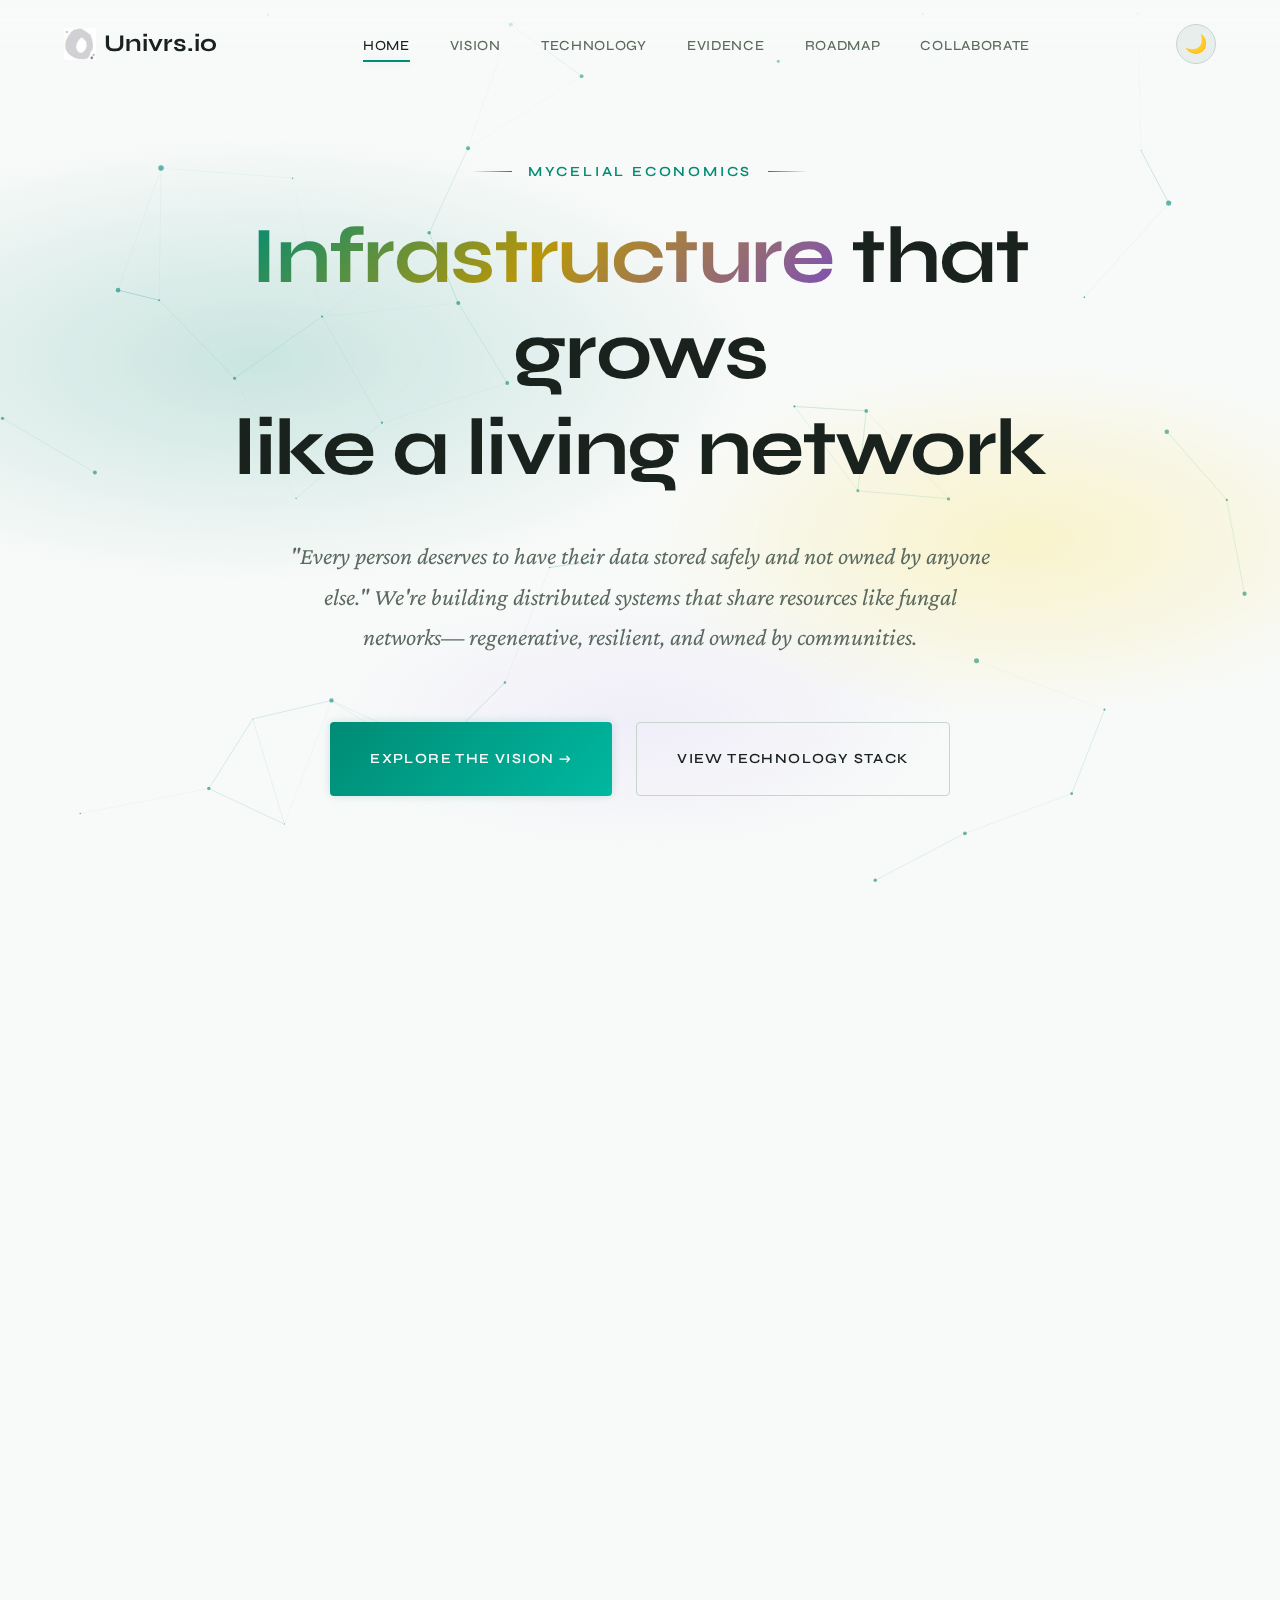
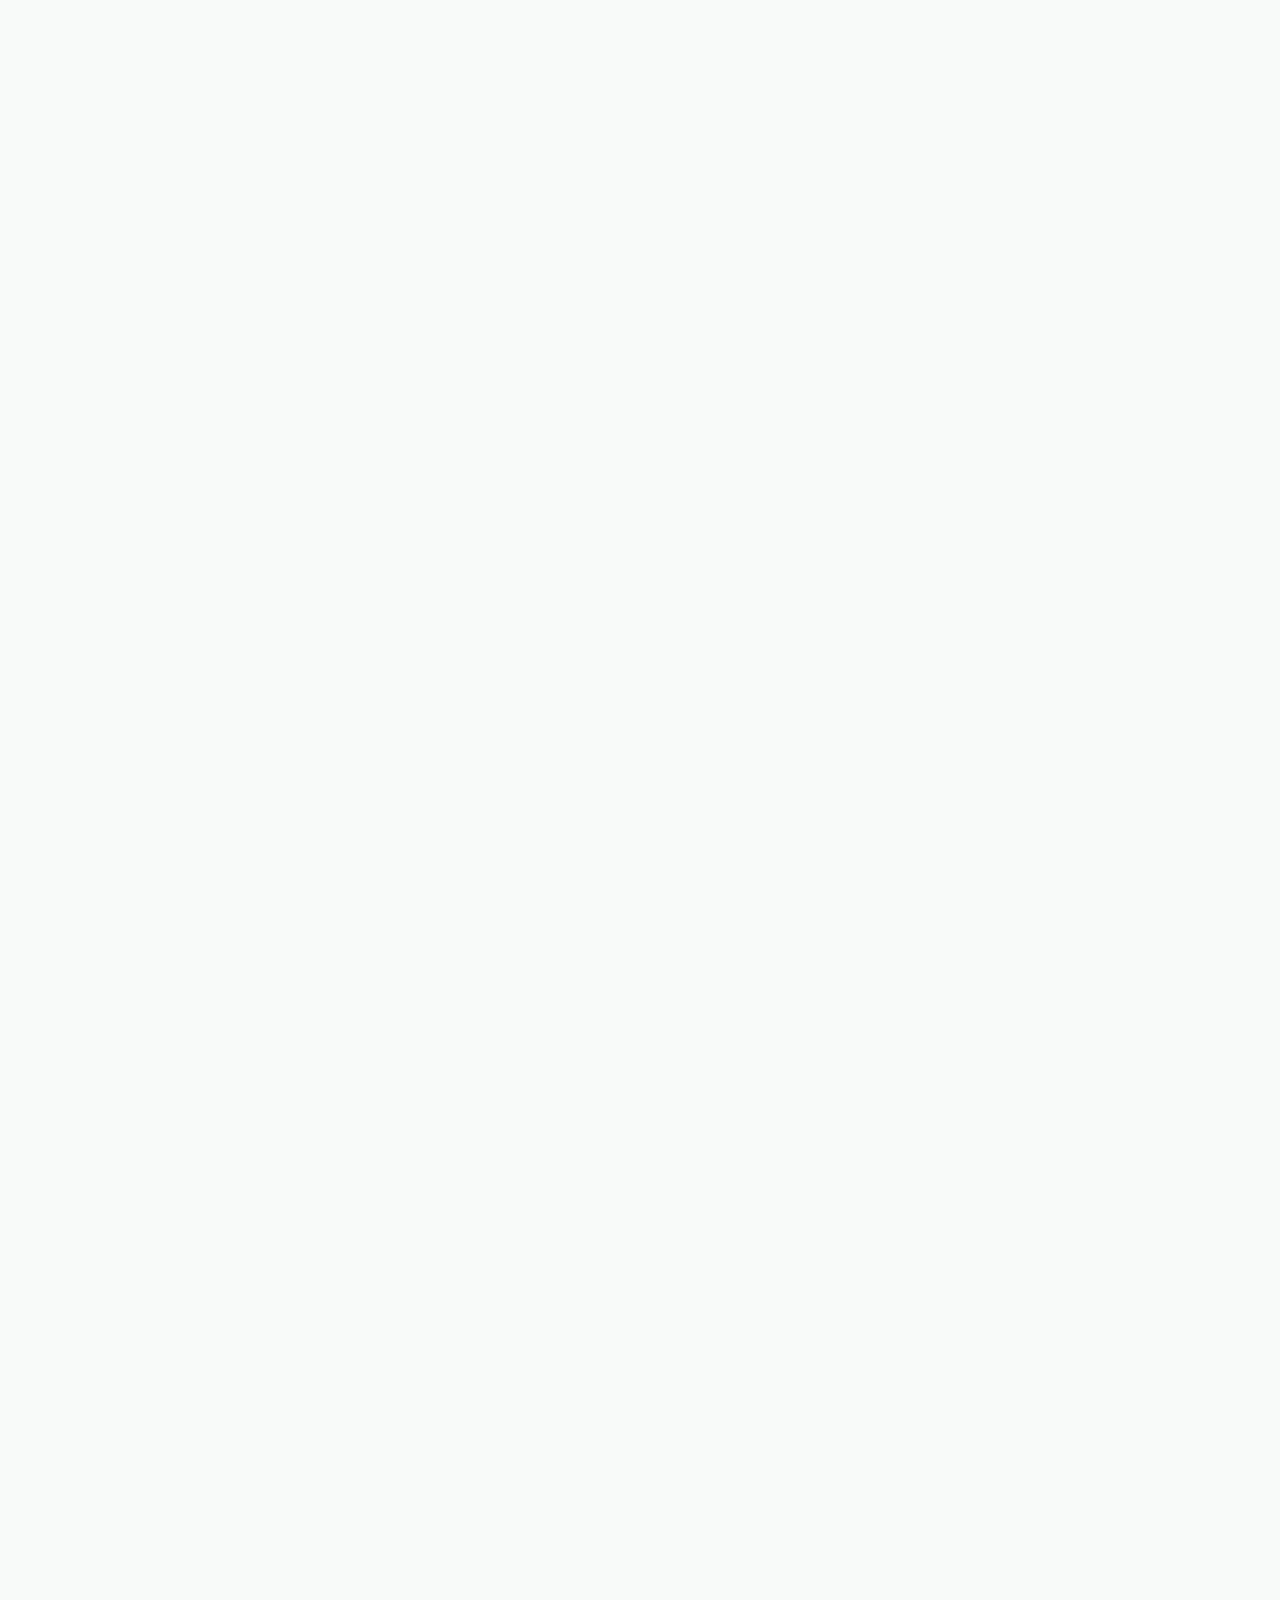
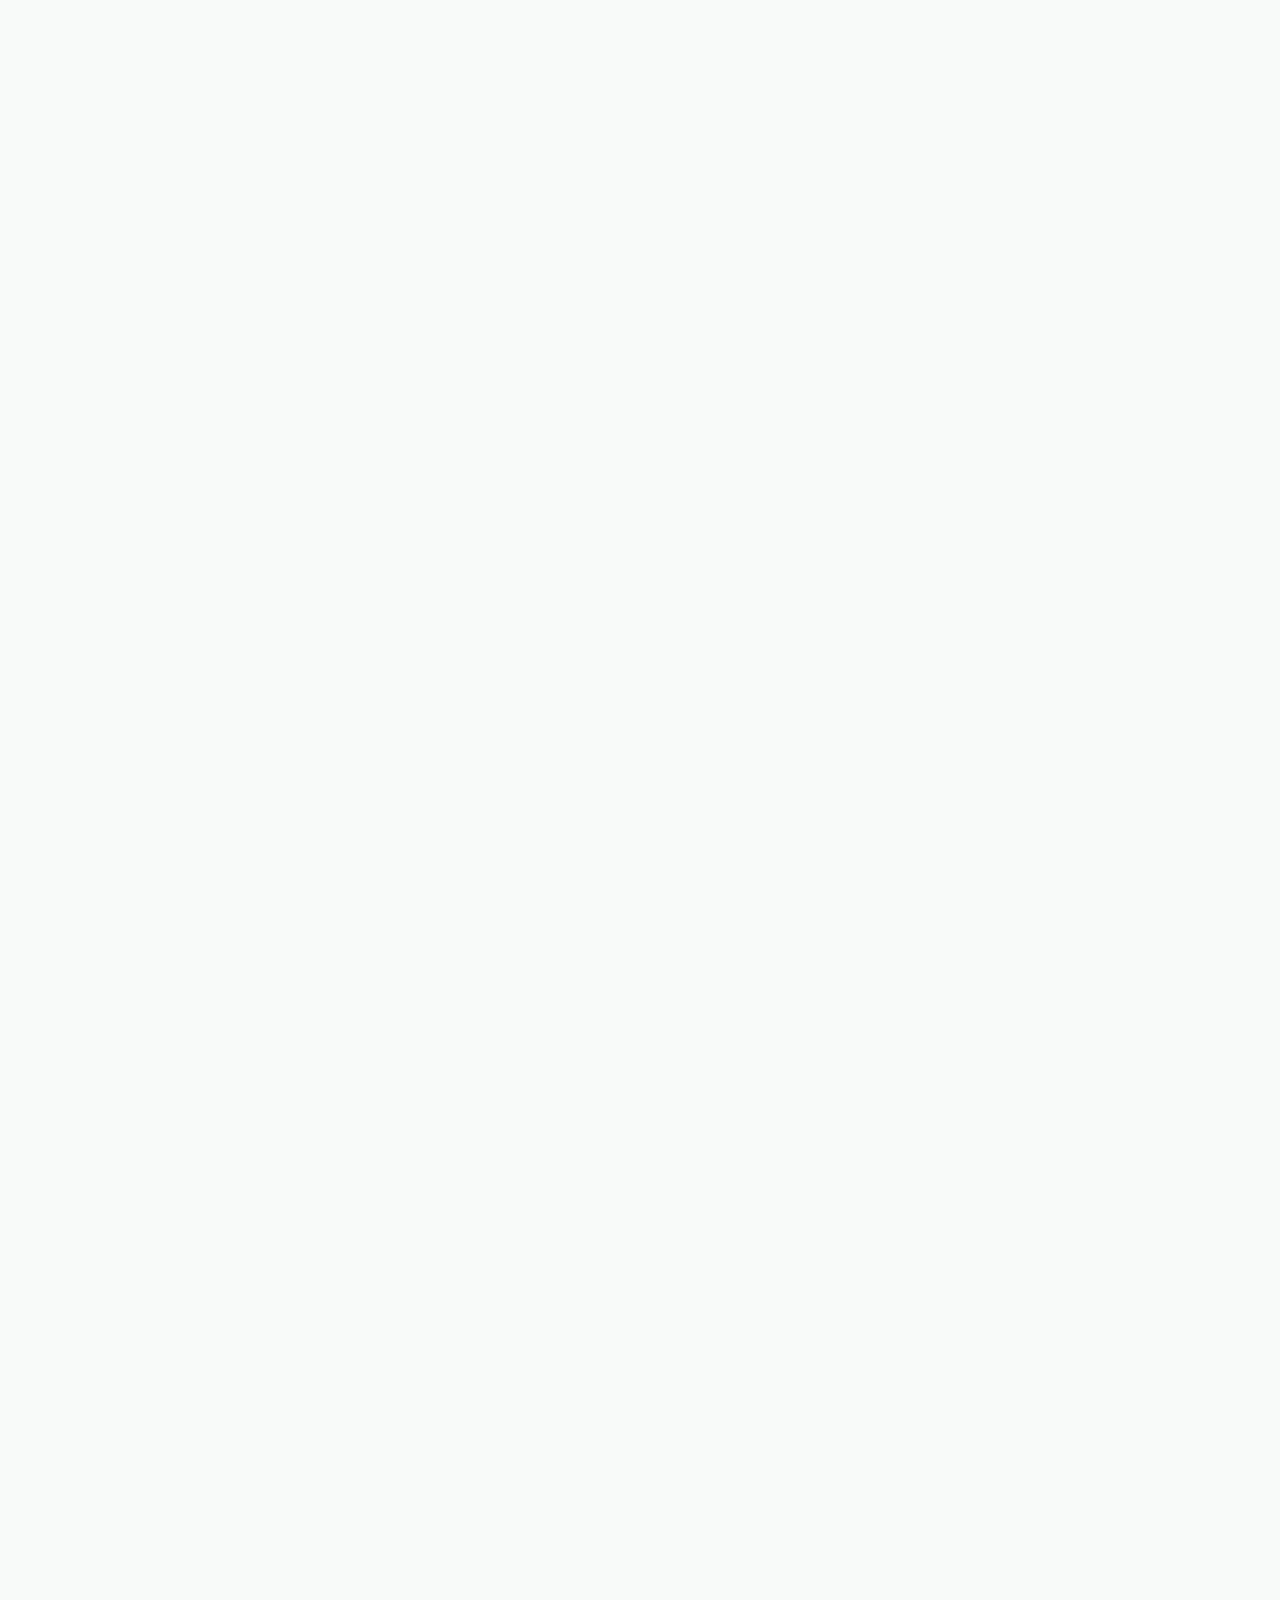
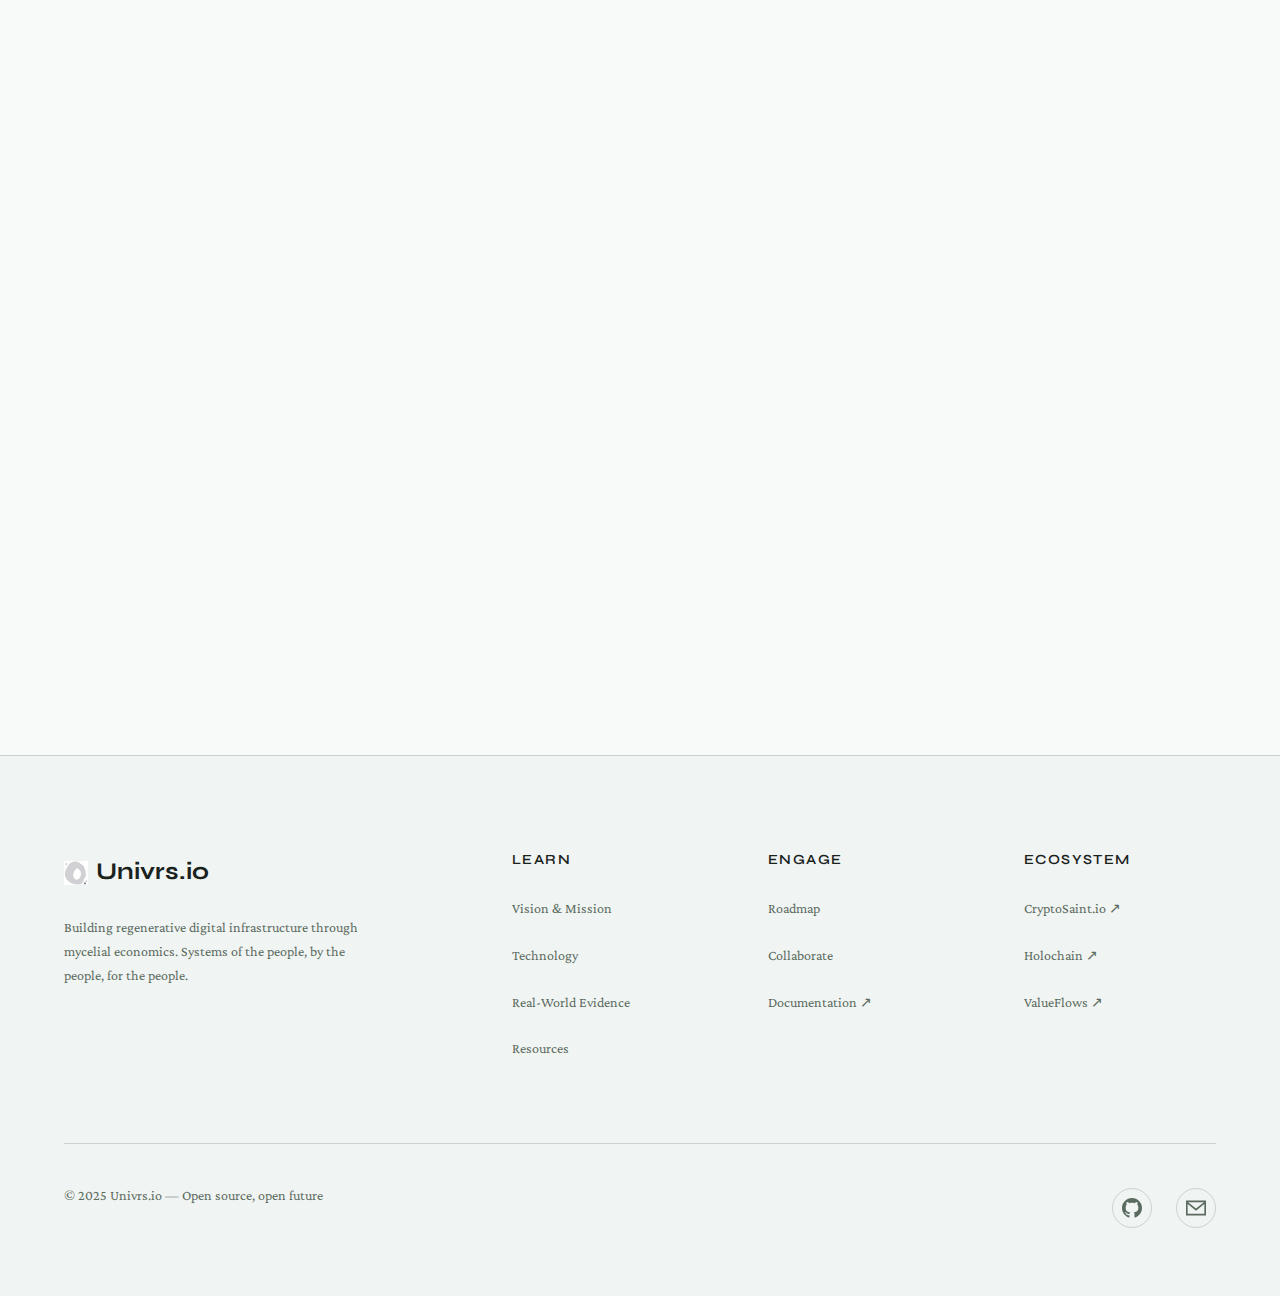
<file: index.html>
<!DOCTYPE html>
<html lang="en" data-theme="dark">
<head>
  <meta charset="UTF-8">
  <meta name="viewport" content="width=device-width, initial-scale=1.0">
  <meta name="description" content="Univrs.io — Building regenerative digital infrastructure through mycelial economics. Distributed systems that share resources like fungal networks, owned by communities, not corporations.">
  <meta name="keywords" content="regenerative economics, mycelial economics, decentralized infrastructure, public cloud, data sovereignty, Holochain, mutual credit">
  
  <!-- Open Graph -->
  <meta property="og:title" content="Univrs.io — Regenerative Digital Infrastructure">
  <meta property="og:description" content="Distributed systems that share resources like fungal networks, owned by communities, not corporations.">
  <meta property="og:type" content="website">
  <meta property="og:url" content="https://univrs.io">
  
  <title>Univrs.io — Regenerative Digital Infrastructure</title>
  
  <link rel="stylesheet" href="css/styles.css">
  <link rel="icon" type="image/png" href="assets/logo.png">
</head>
<body>
  <!-- Animated background canvas -->
  <canvas id="mycelium-canvas" style="position: fixed; top: 0; left: 0; width: 100%; height: 100%; z-index: -2; pointer-events: none;"></canvas>

  <!-- Navigation -->
  <nav class="nav">
    <div class="nav__inner">
      <a href="/" class="nav__logo">
        <span class="nav__logo-icon"><img src="assets/logo.png" alt="Univrs.io" style="width: 100%; height: 100%; object-fit: contain;"></span>
        Univrs.io
      </a>
      
      <button class="nav__toggle" aria-label="Toggle menu" aria-expanded="false">
        <span></span>
        <span></span>
        <span></span>
      </button>
      
      <div class="nav__menu">
        <ul class="nav__links">
          <li><a href="/" class="nav__link active">Home</a></li>
          <li><a href="vision.html" class="nav__link">Vision</a></li>
          <li><a href="technology.html" class="nav__link">Technology</a></li>
          <li><a href="evidence.html" class="nav__link">Evidence</a></li>
          <li><a href="roadmap.html" class="nav__link">Roadmap</a></li>
          <li><a href="collaborate.html" class="nav__link">Collaborate</a></li>
        </ul>
      </div>
      
      <button class="theme-toggle" aria-label="Toggle theme">🌙</button>
    </div>
  </nav>

  <!-- Hero Section -->
  <section class="hero">
    <div class="hero__content">
      <p class="hero__tagline">Mycelial Economics</p>
      <h1 class="hero__title">
        <span class="text-gradient">Infrastructure</span> that grows<br>
        like a living network
      </h1>
      <p class="hero__subtitle">
        "Every person deserves to have their data stored safely and not owned by anyone else."
        We're building distributed systems that share resources like fungal networks—
        regenerative, resilient, and owned by communities.
      </p>
      <div class="hero__cta">
        <a href="vision.html" class="btn btn--primary">Explore the Vision →</a>
        <a href="technology.html" class="btn btn--outline">View Technology Stack</a>
      </div>
    </div>
  </section>

  <!-- Stats Section -->
  <section class="container">
    <div class="stats reveal">
      <div class="stat">
        <div class="stat__value" data-count="50" data-suffix="M+">0</div>
        <div class="stat__label">Annual transactions via Sardex</div>
      </div>
      <div class="stat">
        <div class="stat__value" data-count="70000" data-suffix="+">0</div>
        <div class="stat__label">Worker-owners in Mondragon</div>
      </div>
      <div class="stat">
        <div class="stat__value" data-count="90" data-suffix="+">0</div>
        <div class="stat__label">Years WIR Bank operating</div>
      </div>
      <div class="stat">
        <div class="stat__value" data-count="1250" data-suffix="+">0</div>
        <div class="stat__label">Mapped ecovillages worldwide</div>
      </div>
    </div>
  </section>

  <!-- What Is This Section -->
  <section class="container">
    <div class="section-header reveal">
      <h2>What is <span class="text-gradient">Mycelial Economics</span>?</h2>
      <p>Economic systems that mirror fungal networks—distributing resources based on collective health, adapting to changing conditions, strengthening through cooperation.</p>
    </div>
    
    <div class="grid grid--3 stagger-children">
      <div class="card">
        <div class="card__icon">🌿</div>
        <h4 class="card__title">Regenerative, Not Extractive</h4>
        <p class="card__text">Unlike traditional "take-make-dispose" economics, mycelial systems increase capacity over time. Resources flow to where they're needed, creating abundance rather than scarcity.</p>
      </div>
      
      <div class="card">
        <div class="card__icon">🔗</div>
        <h4 class="card__title">Decentralized Coordination</h4>
        <p class="card__text">No central control point. Like forest mycelium connecting trees, our networks enable direct peer-to-peer coordination with collective intelligence emerging from distributed nodes.</p>
      </div>
      
      <div class="card">
        <div class="card__icon">🛡️</div>
        <h4 class="card__title">Data Sovereignty</h4>
        <p class="card__text">Your data belongs to you. We advocate for public cloud infrastructure where communities control their digital commons—not corporations harvesting your information.</p>
      </div>
      
      <div class="card">
        <div class="card__icon">💱</div>
        <h4 class="card__title">Mutual Credit Creation</h4>
        <p class="card__text">Money created through peer-to-peer trust, not centralized debt. Contribution to community health determines creditworthiness—proven viable by systems like Sardex and WIR Bank.</p>
      </div>
      
      <div class="card">
        <div class="card__icon">🌍</div>
        <h4 class="card__title">Bioregional Integration</h4>
        <p class="card__text">Economic flows connected to ecological health metrics. Local currencies backed by the living health of the land, creating direct feedback between ecosystem vitality and prosperity.</p>
      </div>
      
      <div class="card">
        <div class="card__icon">🗳️</div>
        <h4 class="card__title">Democratic Governance</h4>
        <p class="card__text">Community-governed networks with transparent algorithms. Mathematical rules defined by participants, not hidden corporate control. Your voice shapes the system.</p>
      </div>
    </div>
  </section>

  <!-- Quote Section -->
  <section class="container container--narrow">
    <blockquote class="quote reveal">
      <p class="quote__text">"Mycelium is the neurological network of nature. It's the earth's natural internet—a system that shares nutrients, information, and resources across vast distances."</p>
      <cite class="quote__author">— Paul Stamets, Mycologist</cite>
    </blockquote>
  </section>

  <!-- The Problem / Solution Section -->
  <section class="container">
    <div class="feature-row reveal">
      <div class="feature-row__content">
        <span class="tag">The Problem</span>
        <h3 class="mt-md">Extractive Infrastructure</h3>
        <p>Today's digital infrastructure follows extractive patterns: centralized control by tech oligopolies, data harvested without consent, debt-driven credit creation that concentrates wealth, and algorithms optimized for engagement over wellbeing.</p>
        <p>Cloud providers lock communities into vendor dependencies. Financial systems extract value from local economies. Social platforms amplify division for profit. We can do better.</p>
      </div>
      <div class="feature-row__visual">
        <span style="font-size: 80px; position: relative; z-index: 1;">⛓️</span>
      </div>
    </div>
    
    <div class="feature-row reveal">
      <div class="feature-row__content">
        <span class="tag tag--gold">The Solution</span>
        <h3 class="mt-md">Regenerative Networks</h3>
        <p>We're building infrastructure that grows like living systems: Holochain's agent-centric architecture where each participant maintains sovereignty. Mutual credit networks where trust creates currency. IoT sensors connecting economic flows to ecological health.</p>
        <p>The technology exists. The examples prove scalability. Now we connect the pieces into coherent, community-owned infrastructure.</p>
        <a href="technology.html" class="btn btn--ghost">Explore the tech stack →</a>
      </div>
      <div class="feature-row__visual">
        <span style="font-size: 80px; position: relative; z-index: 1;">🍄</span>
      </div>
    </div>
  </section>

  <!-- Evidence Teaser -->
  <section class="container">
    <div class="section-header reveal">
      <h2>Proven at Scale</h2>
      <p>This isn't theory. Real-world systems demonstrate mycelial economics works.</p>
    </div>
    
    <div class="grid grid--3 stagger-children">
      <div class="evidence-card">
        <div class="evidence-card__stat">€50M+</div>
        <h4 class="evidence-card__title">Sardex Network</h4>
        <p class="evidence-card__location">🇮🇹 Sardinia, Italy</p>
        <p class="evidence-card__desc">4,000+ businesses transacting annually through interest-free mutual credit with 1:1 Euro tax equivalency.</p>
      </div>
      
      <div class="evidence-card">
        <div class="evidence-card__stat">70,000+</div>
        <h4 class="evidence-card__title">Mondragon Corporation</h4>
        <p class="evidence-card__location">🇪🇸 Basque Country, Spain</p>
        <p class="evidence-card__desc">World's largest worker cooperative. 257 companies with wage ratios of 3:1 to 9:1 (vs. 350:1 typical corporations).</p>
      </div>
      
      <div class="evidence-card">
        <div class="evidence-card__stat">90+ Years</div>
        <h4 class="evidence-card__title">WIR Bank</h4>
        <p class="evidence-card__location">🇨🇭 Switzerland</p>
        <p class="evidence-card__desc">45,000 members, 1.5 billion CHF annual turnover. Cooperative banking with democratic member ownership since 1934.</p>
      </div>
    </div>
    
    <div class="text-center mt-xl reveal">
      <a href="evidence.html" class="btn btn--primary">See All Evidence →</a>
    </div>
  </section>

  <!-- CTA Section -->
  <section class="container container--narrow text-center" style="padding: var(--space-3xl) 0;">
    <div class="reveal">
      <h2>Ready to Build <span class="text-gradient">Regenerative Infrastructure</span>?</h2>
      <p class="mt-md" style="font-size: var(--text-lg);">
        We're seeking collaborators—developers, economists, community organizers, policy advocates—
        to help build systems that serve people and planet.
      </p>
      <div class="hero__cta mt-lg">
        <a href="collaborate.html" class="btn btn--primary">Join the Movement →</a>
        <a href="roadmap.html" class="btn btn--outline">View Roadmap</a>
      </div>
    </div>
  </section>

  <!-- Footer -->
  <footer class="footer">
    <div class="container">
      <div class="footer__grid">
        <div class="footer__brand">
          <div class="footer__logo"><img src="assets/logo.png" alt="Univrs.io" style="width: 24px; height: 24px; vertical-align: middle; margin-right: 8px;">Univrs.io</div>
          <p class="footer__desc">Building regenerative digital infrastructure through mycelial economics. Systems of the people, by the people, for the people.</p>
        </div>
        
        <div>
          <h4 class="footer__title">Learn</h4>
          <ul class="footer__links">
            <li><a href="vision.html">Vision & Mission</a></li>
            <li><a href="technology.html">Technology</a></li>
            <li><a href="evidence.html">Real-World Evidence</a></li>
            <li><a href="resources.html">Resources</a></li>
          </ul>
        </div>
        
        <div>
          <h4 class="footer__title">Engage</h4>
          <ul class="footer__links">
            <li><a href="roadmap.html">Roadmap</a></li>
            <li><a href="collaborate.html">Collaborate</a></li>
            <li><a href="https://book.univrs.io" target="_blank">Documentation ↗</a></li>
          </ul>
        </div>
        
        <div>
          <h4 class="footer__title">Ecosystem</h4>
          <ul class="footer__links">
            <li><a href="https://cryptosaint.io" target="_blank">CryptoSaint.io ↗</a></li>
            <li><a href="https://holochain.org" target="_blank">Holochain ↗</a></li>
            <li><a href="https://valueflo.ws" target="_blank">ValueFlows ↗</a></li>
          </ul>
        </div>
      </div>
      
      <div class="footer__bottom">
        <p>© 2025 Univrs.io — Open source, open future</p>
        <div class="footer__social">
          <a href="https://github.com/ArdeshirV" target="_blank" aria-label="GitHub">
            <svg width="20" height="20" viewBox="0 0 24 24" fill="currentColor"><path d="M12 0c-6.626 0-12 5.373-12 12 0 5.302 3.438 9.8 8.207 11.387.599.111.793-.261.793-.577v-2.234c-3.338.726-4.033-1.416-4.033-1.416-.546-1.387-1.333-1.756-1.333-1.756-1.089-.745.083-.729.083-.729 1.205.084 1.839 1.237 1.839 1.237 1.07 1.834 2.807 1.304 3.492.997.107-.775.418-1.305.762-1.604-2.665-.305-5.467-1.334-5.467-5.931 0-1.311.469-2.381 1.236-3.221-.124-.303-.535-1.524.117-3.176 0 0 1.008-.322 3.301 1.23.957-.266 1.983-.399 3.003-.404 1.02.005 2.047.138 3.006.404 2.291-1.552 3.297-1.23 3.297-1.23.653 1.653.242 2.874.118 3.176.77.84 1.235 1.911 1.235 3.221 0 4.609-2.807 5.624-5.479 5.921.43.372.823 1.102.823 2.222v3.293c0 .319.192.694.801.576 4.765-1.589 8.199-6.086 8.199-11.386 0-6.627-5.373-12-12-12z"/></svg>
          </a>
          <a href="mailto:ardeshir.org@gmail.com" aria-label="Email">
            <svg width="20" height="20" viewBox="0 0 24 24" fill="currentColor"><path d="M0 3v18h24v-18h-24zm21.518 2l-9.518 7.713-9.518-7.713h19.036zm-19.518 14v-11.817l10 8.104 10-8.104v11.817h-20z"/></svg>
          </a>
        </div>
      </div>
    </div>
  </footer>

  <script src="js/main.js"></script>
</body>
</html>
</file>
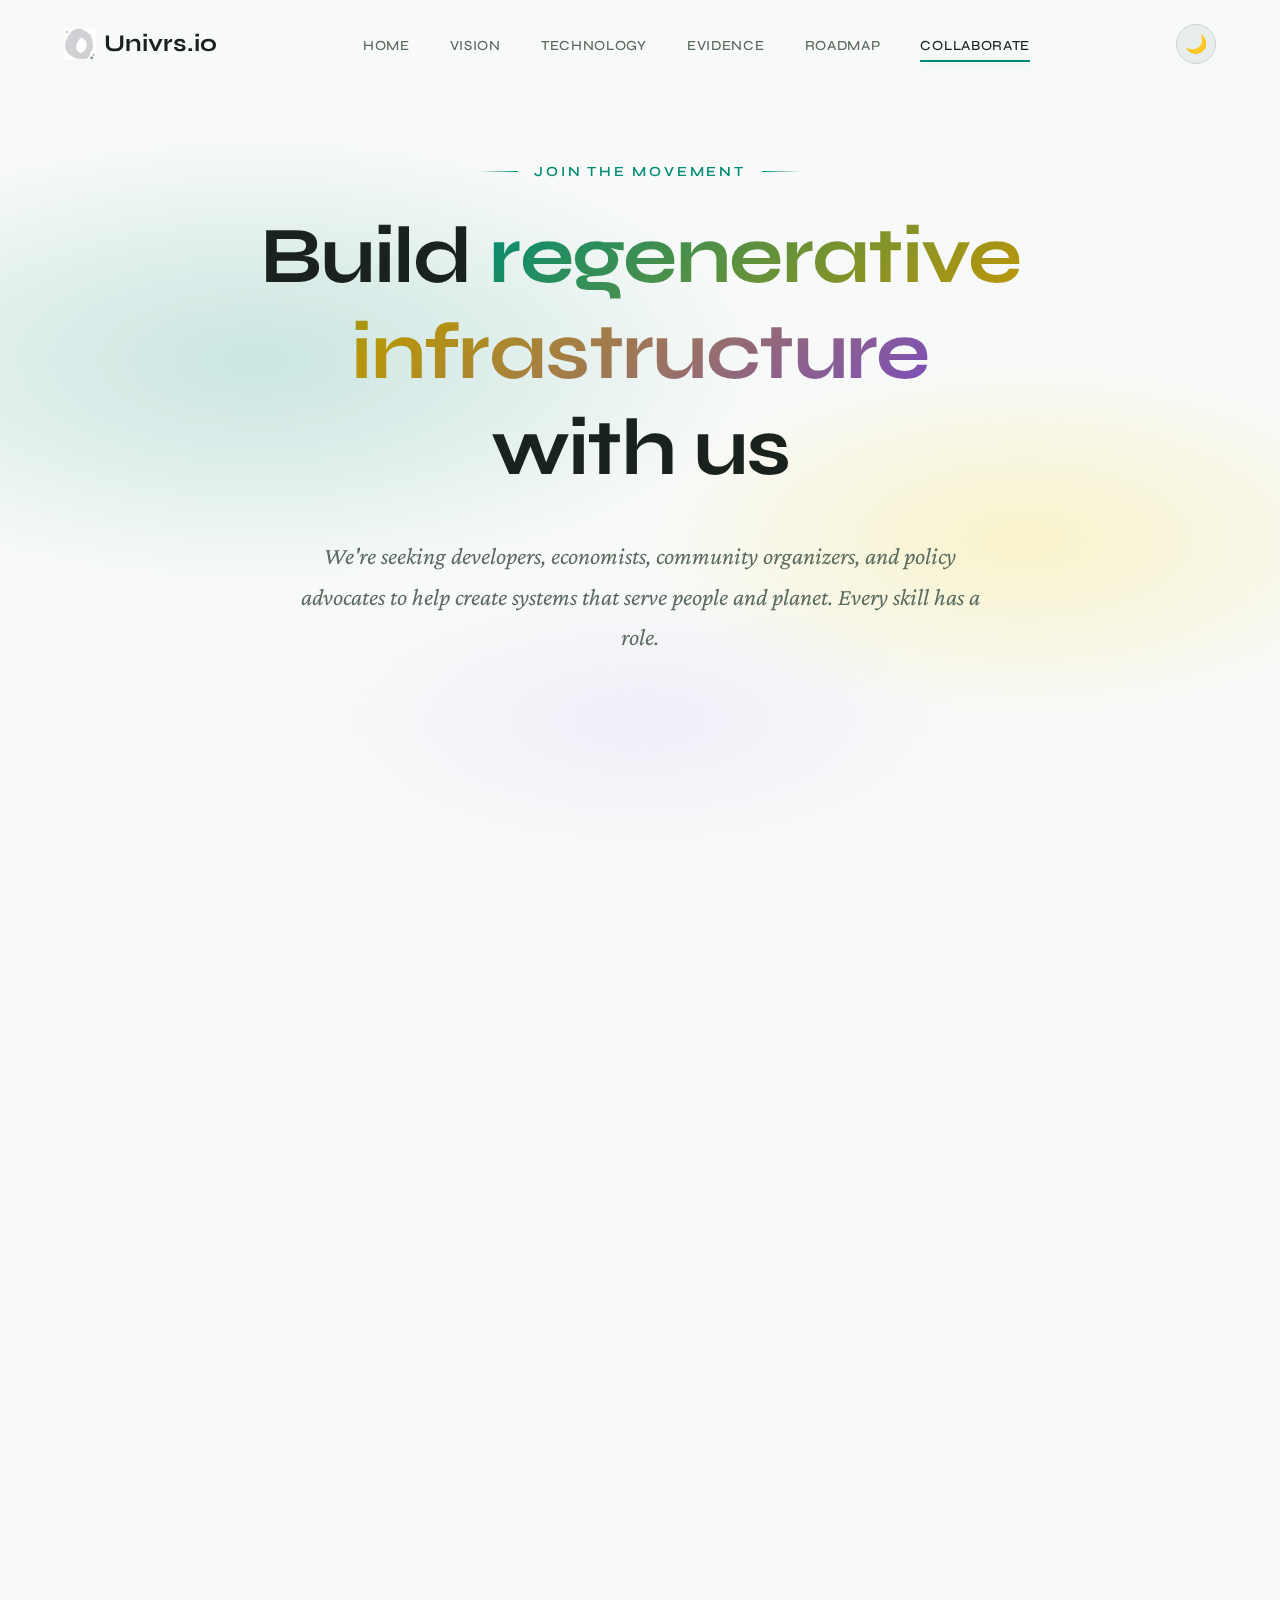
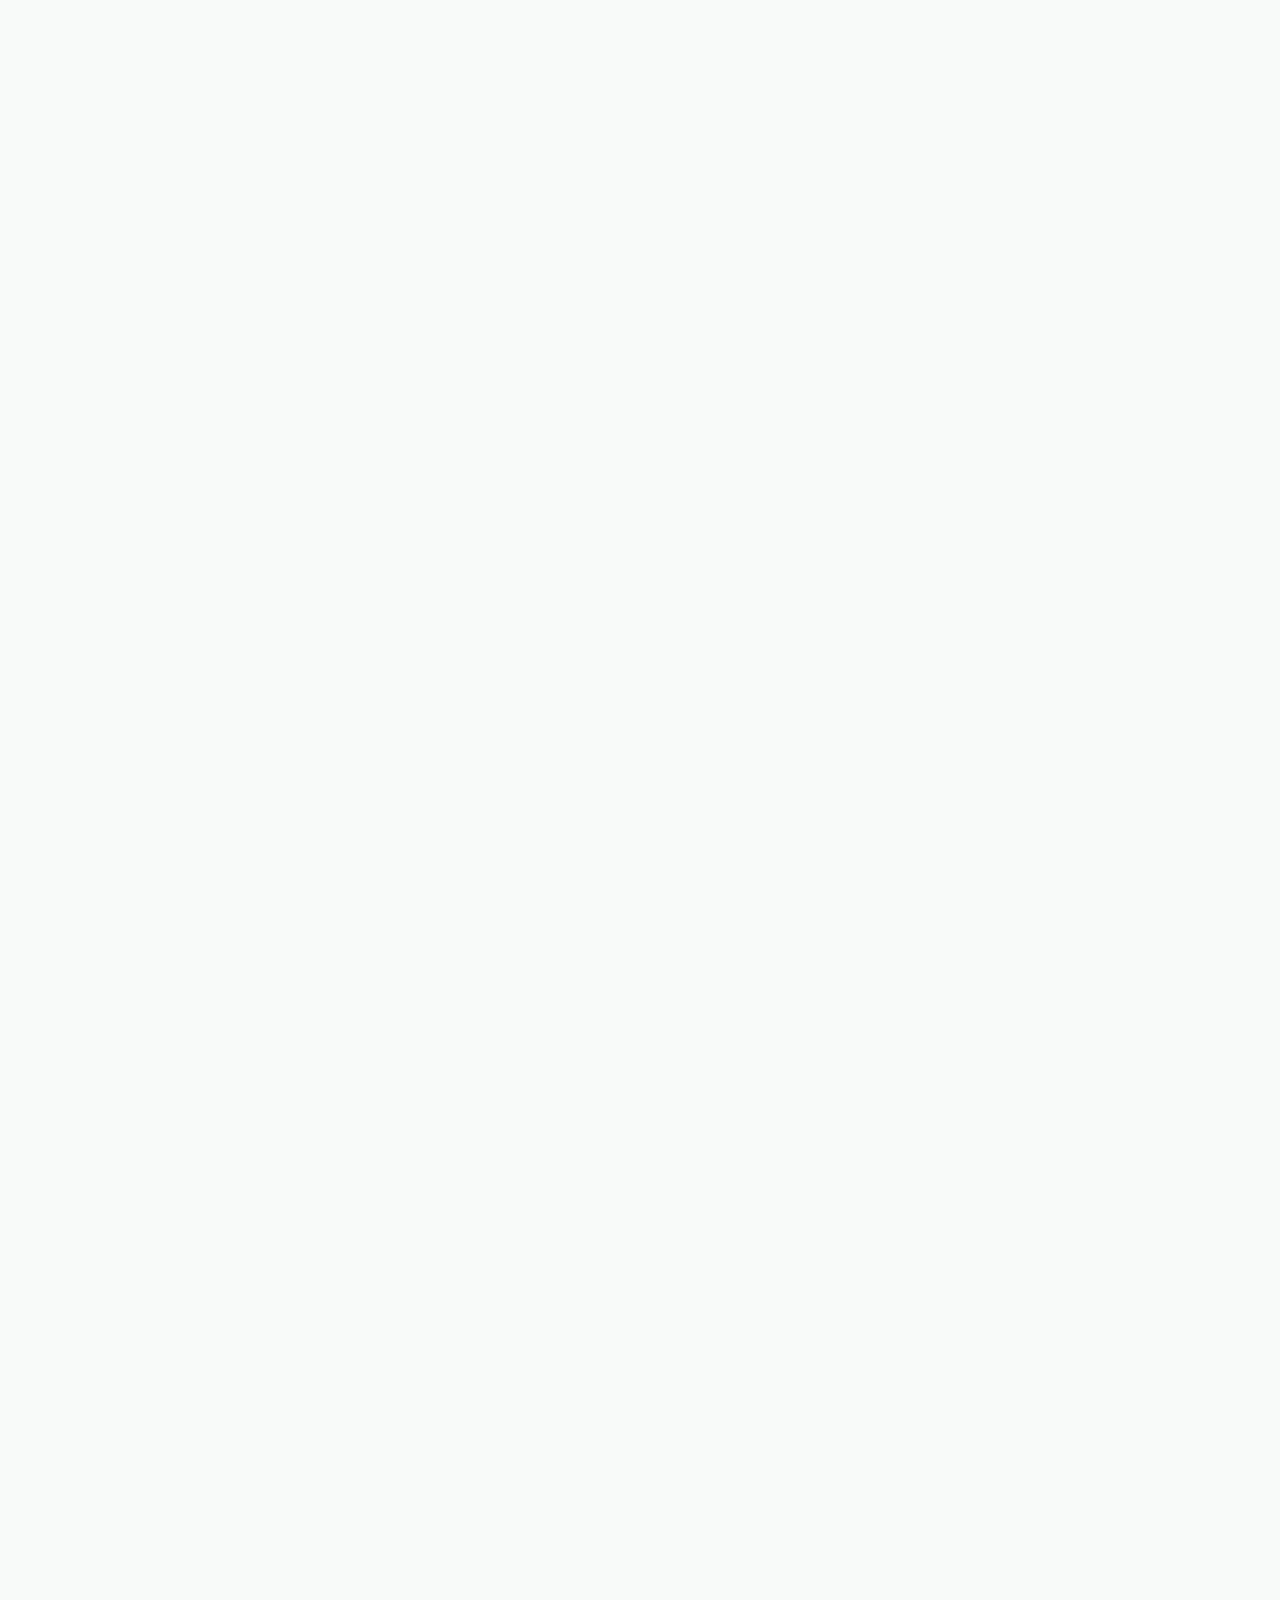
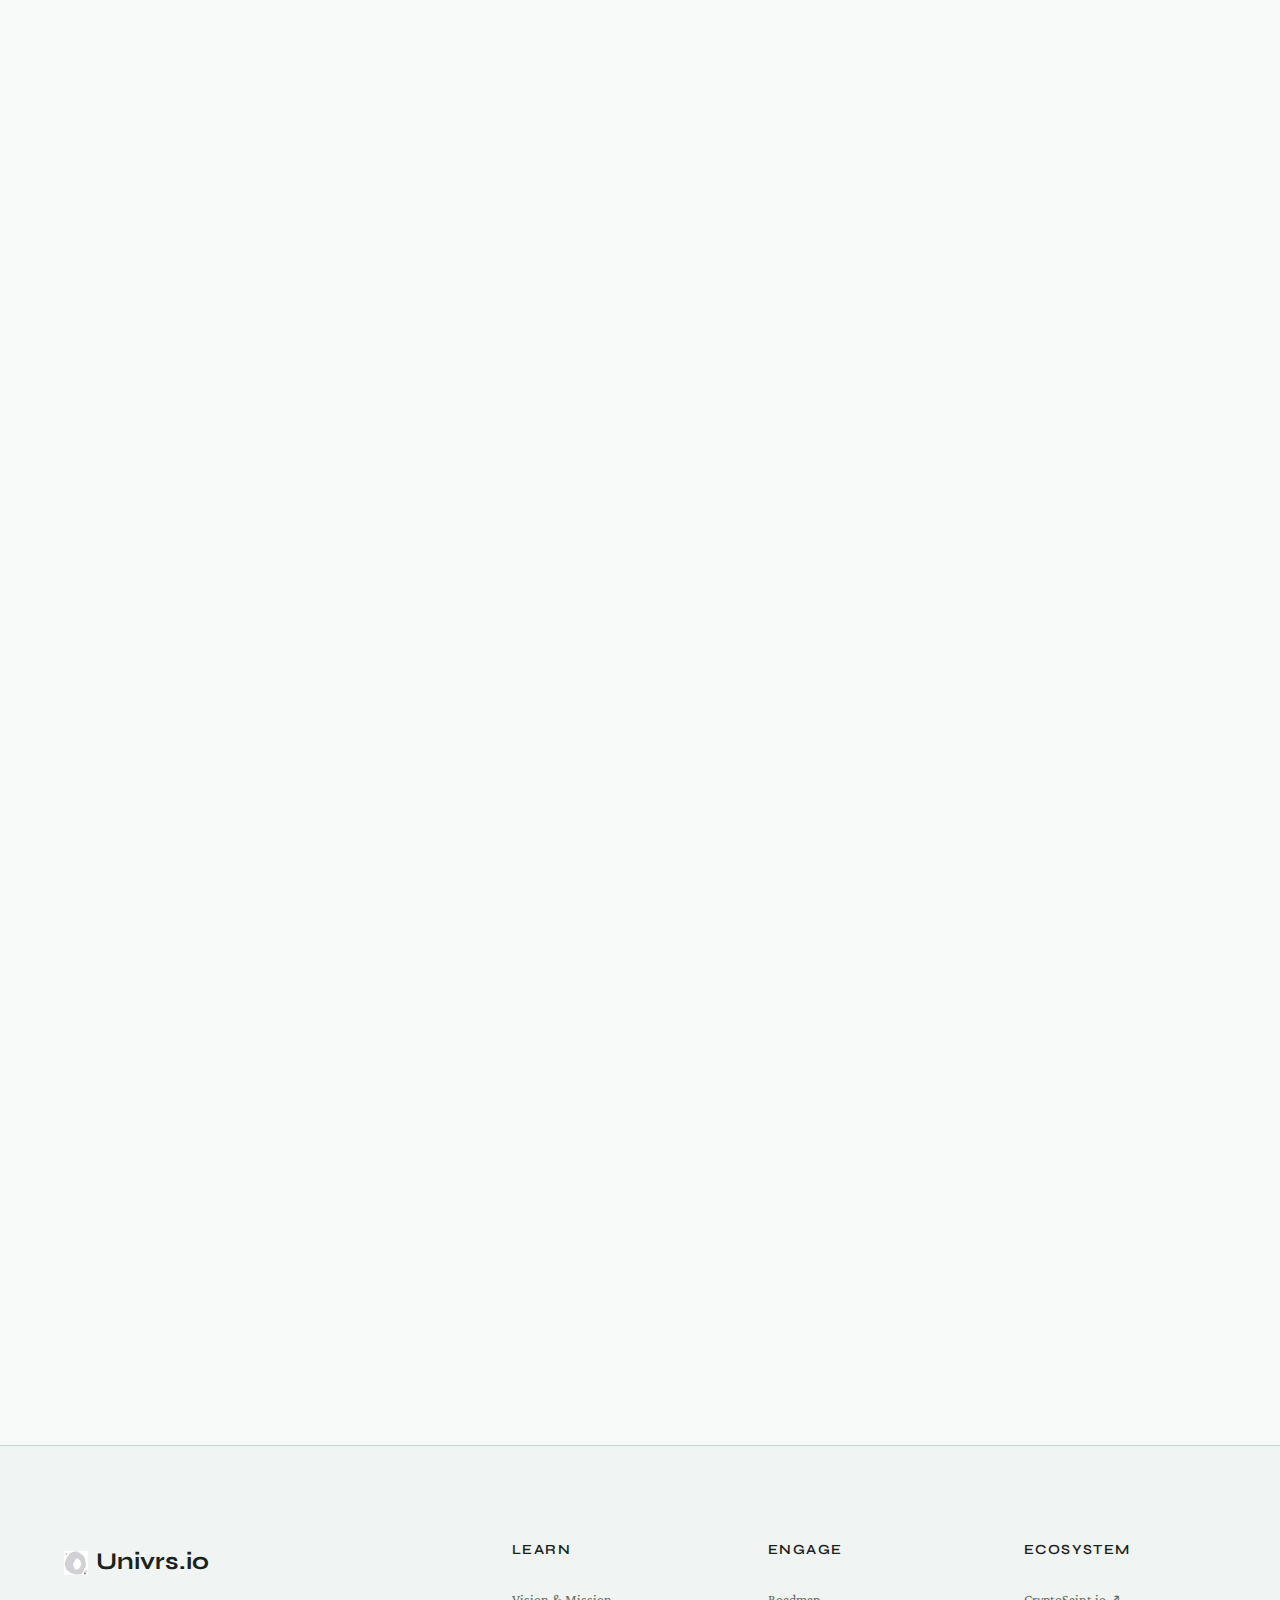
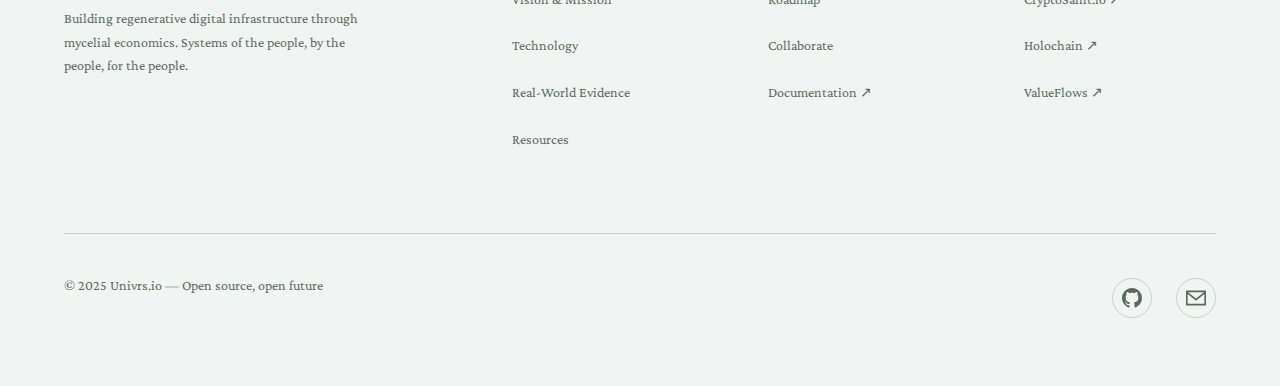
<file: collaborate.html>
<!DOCTYPE html>
<html lang="en" data-theme="dark">
<head>
  <meta charset="UTF-8">
  <meta name="viewport" content="width=device-width, initial-scale=1.0">
  <meta name="description" content="Join the Univrs.io movement — contribute as a developer, economist, community organizer, or policy advocate to build regenerative infrastructure.">
  
  <title>Collaborate — Univrs.io</title>
  
  <link rel="stylesheet" href="css/styles.css">
  <link rel="icon" type="image/png" href="assets/logo.png">
</head>
<body>
  <!-- Navigation -->
  <nav class="nav">
    <div class="nav__inner">
      <a href="/" class="nav__logo">
        <span class="nav__logo-icon"><img src="assets/logo.png" alt="Univrs.io" style="width: 100%; height: 100%; object-fit: contain;"></span>
        Univrs.io
      </a>
      
      <button class="nav__toggle" aria-label="Toggle menu" aria-expanded="false">
        <span></span>
        <span></span>
        <span></span>
      </button>
      
      <div class="nav__menu">
        <ul class="nav__links">
          <li><a href="/" class="nav__link">Home</a></li>
          <li><a href="vision.html" class="nav__link">Vision</a></li>
          <li><a href="technology.html" class="nav__link">Technology</a></li>
          <li><a href="evidence.html" class="nav__link">Evidence</a></li>
          <li><a href="roadmap.html" class="nav__link">Roadmap</a></li>
          <li><a href="collaborate.html" class="nav__link active">Collaborate</a></li>
        </ul>
      </div>
      
      <button class="theme-toggle" aria-label="Toggle theme">🌙</button>
    </div>
  </nav>

  <!-- Page Header -->
  <section class="hero" style="min-height: 60vh;">
    <div class="hero__content">
      <p class="hero__tagline">Join the Movement</p>
      <h1 class="hero__title">
        Build <span class="text-gradient">regenerative infrastructure</span><br>
        with us
      </h1>
      <p class="hero__subtitle">
        We're seeking developers, economists, community organizers, and policy advocates 
        to help create systems that serve people and planet. Every skill has a role.
      </p>
    </div>
  </section>

  <!-- Contribution Pathways -->
  <section class="container">
    <div class="section-header reveal">
      <h2>Ways to Contribute</h2>
      <p>Different skills, same mission. Find your path.</p>
    </div>
    
    <div class="grid grid--2 stagger-children" style="gap: var(--space-xl);">
      <div class="card">
        <div class="card__icon">💻</div>
        <h3 class="card__title">Technical Development</h3>
        <p class="card__text">
          Build the infrastructure. We need engineers experienced with Rust, distributed systems, 
          Holochain, and cloud-native technologies. Contributions range from core protocol work 
          to documentation and testing.
        </p>
        <div style="margin-top: var(--space-md); padding-top: var(--space-md); border-top: 1px solid var(--border-subtle);">
          <p style="font-size: var(--text-sm); color: var(--text-secondary); margin-bottom: var(--space-sm);">Skills needed:</p>
          <div style="display: flex; flex-wrap: wrap; gap: var(--space-xs);">
            <span class="tag">Rust</span>
            <span class="tag">Holochain</span>
            <span class="tag">IPFS</span>
            <span class="tag">Kubernetes</span>
            <span class="tag">WebAssembly</span>
          </div>
        </div>
      </div>
      
      <div class="card">
        <div class="card__icon">📊</div>
        <h3 class="card__title">Economic Modeling</h3>
        <p class="card__text">
          Design the systems. We need economists and researchers to model mutual credit dynamics, 
          design governance mechanisms, analyze real-world implementations, and develop metrics 
          for regenerative outcomes.
        </p>
        <div style="margin-top: var(--space-md); padding-top: var(--space-md); border-top: 1px solid var(--border-subtle);">
          <p style="font-size: var(--text-sm); color: var(--text-secondary); margin-bottom: var(--space-sm);">Skills needed:</p>
          <div style="display: flex; flex-wrap: wrap; gap: var(--space-xs);">
            <span class="tag tag--gold">Economics</span>
            <span class="tag tag--gold">Game Theory</span>
            <span class="tag tag--gold">Data Analysis</span>
            <span class="tag tag--gold">Research</span>
          </div>
        </div>
      </div>
      
      <div class="card">
        <div class="card__icon">🌱</div>
        <h3 class="card__title">Community Organizing</h3>
        <p class="card__text">
          Deploy the tools. We need organizers to pilot mutual credit systems in real communities, 
          facilitate governance processes, document learnings, and support other communities 
          starting their journeys.
        </p>
        <div style="margin-top: var(--space-md); padding-top: var(--space-md); border-top: 1px solid var(--border-subtle);">
          <p style="font-size: var(--text-sm); color: var(--text-secondary); margin-bottom: var(--space-sm);">Skills needed:</p>
          <div style="display: flex; flex-wrap: wrap; gap: var(--space-xs);">
            <span class="tag tag--purple">Facilitation</span>
            <span class="tag tag--purple">Organizing</span>
            <span class="tag tag--purple">Education</span>
            <span class="tag tag--purple">Documentation</span>
          </div>
        </div>
      </div>
      
      <div class="card">
        <div class="card__icon">🏛️</div>
        <h3 class="card__title">Policy & Advocacy</h3>
        <p class="card__text">
          Change the system. We need advocates to engage policymakers, draft legislation, 
          build coalitions with digital rights organizations, and make the case for 
          publicly-funded cloud infrastructure.
        </p>
        <div style="margin-top: var(--space-md); padding-top: var(--space-md); border-top: 1px solid var(--border-subtle);">
          <p style="font-size: var(--text-sm); color: var(--text-secondary); margin-bottom: var(--space-sm);">Skills needed:</p>
          <div style="display: flex; flex-wrap: wrap; gap: var(--space-xs);">
            <span class="tag">Policy Writing</span>
            <span class="tag">Government Relations</span>
            <span class="tag">Communications</span>
            <span class="tag">Legal</span>
          </div>
        </div>
      </div>
    </div>
  </section>

  <!-- Immediate Tasks -->
  <section class="container">
    <div class="section-header reveal">
      <span class="tag">Open Tasks</span>
      <h2 class="mt-md">Actionable Work</h2>
      <p>Concrete tasks you can start today.</p>
    </div>
    
    <div class="grid grid--3 stagger-children">
      <!-- Research Tasks -->
      <div class="card">
        <span class="tag" style="font-size: 10px;">Research</span>
        <h4 class="card__title mt-sm">Cloud Landscape Report</h4>
        <p class="card__text" style="font-size: var(--text-sm);">
          Prepare detailed analysis of existing public cloud services, government cloud initiatives 
          like FedRAMP, and regulatory environment.
        </p>
      </div>
      
      <div class="card">
        <span class="tag" style="font-size: 10px;">Research</span>
        <h4 class="card__title mt-sm">Mutual Credit Case Studies</h4>
        <p class="card__text" style="font-size: var(--text-sm);">
          Document additional real-world mutual credit implementations beyond Sardex and WIR. 
          Analyze success factors and failure modes.
        </p>
      </div>
      
      <div class="card">
        <span class="tag" style="font-size: 10px;">Research</span>
        <h4 class="card__title mt-sm">Legal Framework Analysis</h4>
        <p class="card__text" style="font-size: var(--text-sm);">
          Analyze current laws and policies related to alternative currencies, cooperatives, 
          and public technology infrastructure.
        </p>
      </div>
      
      <!-- Technical Tasks -->
      <div class="card">
        <span class="tag tag--gold" style="font-size: 10px;">Technical</span>
        <h4 class="card__title mt-sm">Cyclos Integration Guide</h4>
        <p class="card__text" style="font-size: var(--text-sm);">
          Create step-by-step documentation for deploying Cyclos 4 Communities for small-scale 
          mutual credit pilots.
        </p>
      </div>
      
      <div class="card">
        <span class="tag tag--gold" style="font-size: 10px;">Technical</span>
        <h4 class="card__title mt-sm">Holochain hApp Prototype</h4>
        <p class="card__text" style="font-size: var(--text-sm);">
          Build proof-of-concept Holochain application demonstrating basic mutual credit functionality.
        </p>
      </div>
      
      <div class="card">
        <span class="tag tag--gold" style="font-size: 10px;">Technical</span>
        <h4 class="card__title mt-sm">Documentation Site</h4>
        <p class="card__text" style="font-size: var(--text-sm);">
          Improve book.univrs.io with better organization, search functionality, and 
          contributor-friendly structure.
        </p>
      </div>
      
      <!-- Advocacy Tasks -->
      <div class="card">
        <span class="tag tag--purple" style="font-size: 10px;">Advocacy</span>
        <h4 class="card__title mt-sm">Economic Impact Document</h4>
        <p class="card__text" style="font-size: var(--text-sm);">
          Create detailed document outlining economic impact of public cloud infrastructure 
          for job creation and innovation.
        </p>
      </div>
      
      <div class="card">
        <span class="tag tag--purple" style="font-size: 10px;">Advocacy</span>
        <h4 class="card__title mt-sm">Stakeholder Mapping</h4>
        <p class="card__text" style="font-size: var(--text-sm);">
          Identify and map potential allies: government officials, technology organizations, 
          community groups, academic institutions.
        </p>
      </div>
      
      <div class="card">
        <span class="tag tag--purple" style="font-size: 10px;">Advocacy</span>
        <h4 class="card__title mt-sm">Policy White Paper</h4>
        <p class="card__text" style="font-size: var(--text-sm);">
          Draft policy proposal for public cloud infrastructure, suitable for presentation 
          to government officials.
        </p>
      </div>
    </div>
  </section>

  <!-- Community Guidelines -->
  <section class="container container--narrow">
    <div class="reveal">
      <h2>Community <span class="text-gradient">Culture</span></h2>
      <div class="prose mt-lg">
        <p>
          We're building more than software—we're building a community. These values guide how we work together:
        </p>
      </div>
      
      <div class="grid grid--2 mt-xl" style="gap: var(--space-md);">
        <div class="card" style="padding: var(--space-md);">
          <h4 style="font-size: var(--text-base);">🌱 Regenerative Relationships</h4>
          <p style="font-size: var(--text-sm); color: var(--text-secondary); margin: 0;">Every interaction should leave people better off than before.</p>
        </div>
        
        <div class="card" style="padding: var(--space-md);">
          <h4 style="font-size: var(--text-base);">🔍 Radical Transparency</h4>
          <p style="font-size: var(--text-sm); color: var(--text-secondary); margin: 0;">Open about our stage, challenges, and decision-making processes.</p>
        </div>
        
        <div class="card" style="padding: var(--space-md);">
          <h4 style="font-size: var(--text-base);">🤝 Inclusive Participation</h4>
          <p style="font-size: var(--text-sm); color: var(--text-secondary); margin: 0;">Value contributions of all kinds. Technical and non-technical skills both essential.</p>
        </div>
        
        <div class="card" style="padding: var(--space-md);">
          <h4 style="font-size: var(--text-base);">📚 Learning Together</h4>
          <p style="font-size: var(--text-sm); color: var(--text-secondary); margin: 0;">Share knowledge freely. Celebrate questions as much as answers.</p>
        </div>
        
        <div class="card" style="padding: var(--space-md);">
          <h4 style="font-size: var(--text-base);">⚖️ Horizontal Governance</h4>
          <p style="font-size: var(--text-sm); color: var(--text-secondary); margin: 0;">Decisions made by those affected. No hidden hierarchies.</p>
        </div>
        
        <div class="card" style="padding: var(--space-md);">
          <h4 style="font-size: var(--text-base);">🎯 Pragmatic Idealism</h4>
          <p style="font-size: var(--text-sm); color: var(--text-secondary); margin: 0;">Bold vision grounded in practical action. Ideas must ship.</p>
        </div>
      </div>
    </div>
  </section>

  <!-- Tools We Use -->
  <section class="container">
    <div class="section-header reveal">
      <h2>How We Coordinate</h2>
      <p>Platforms we use to work together.</p>
    </div>
    
    <div class="grid grid--4 stagger-children" style="gap: var(--space-md);">
      <div class="card" style="padding: var(--space-md); text-align: center;">
        <div style="font-size: 32px; margin-bottom: var(--space-sm);">📂</div>
        <h4 style="font-size: var(--text-base); margin-bottom: var(--space-xs);">GitHub</h4>
        <p style="font-size: var(--text-sm); color: var(--text-secondary); margin: 0;">Code, issues, discussions</p>
      </div>
      
      <div class="card" style="padding: var(--space-md); text-align: center;">
        <div style="font-size: 32px; margin-bottom: var(--space-sm);">💬</div>
        <h4 style="font-size: var(--text-base); margin-bottom: var(--space-xs);">Discord</h4>
        <p style="font-size: var(--text-sm); color: var(--text-secondary); margin: 0;">Real-time communication</p>
      </div>
      
      <div class="card" style="padding: var(--space-md); text-align: center;">
        <div style="font-size: 32px; margin-bottom: var(--space-sm);">📋</div>
        <h4 style="font-size: var(--text-base); margin-bottom: var(--space-xs);">Notion</h4>
        <p style="font-size: var(--text-sm); color: var(--text-secondary); margin: 0;">Documentation, wikis</p>
      </div>
      
      <div class="card" style="padding: var(--space-md); text-align: center;">
        <div style="font-size: 32px; margin-bottom: var(--space-sm);">🗳️</div>
        <h4 style="font-size: var(--text-base); margin-bottom: var(--space-xs);">Loomio</h4>
        <p style="font-size: var(--text-sm); color: var(--text-secondary); margin: 0;">Collective decisions</p>
      </div>
    </div>
  </section>

  <!-- Contact CTA -->
  <section class="container">
    <div class="reveal">
      <div class="evidence-card" style="max-width: none; text-align: center;">
        <h2>Ready to <span class="text-gradient">Get Started</span>?</h2>
        <p style="font-size: var(--text-lg); max-width: 600px; margin: var(--space-md) auto;">
          Reach out to introduce yourself, share your interests, and find where you can contribute.
          We're excited to meet you.
        </p>
        <div class="hero__cta mt-lg" style="justify-content: center;">
          <a href="mailto:ardeshir.org@gmail.com" class="btn btn--primary">
            <svg width="20" height="20" viewBox="0 0 24 24" fill="currentColor" style="margin-right: 8px;"><path d="M0 3v18h24v-18h-24zm21.518 2l-9.518 7.713-9.518-7.713h19.036zm-19.518 14v-11.817l10 8.104 10-8.104v11.817h-20z"/></svg>
            Email Us
          </a>
          <a href="https://github.com/univrs/" target="_blank" class="btn btn--outline">
            <svg width="20" height="20" viewBox="0 0 24 24" fill="currentColor" style="margin-right: 8px;"><path d="M12 0c-6.626 0-12 5.373-12 12 0 5.302 3.438 9.8 8.207 11.387.599.111.793-.261.793-.577v-2.234c-3.338.726-4.033-1.416-4.033-1.416-.546-1.387-1.333-1.756-1.333-1.756-1.089-.745.083-.729.083-.729 1.205.084 1.839 1.237 1.839 1.237 1.07 1.834 2.807 1.304 3.492.997.107-.775.418-1.305.762-1.604-2.665-.305-5.467-1.334-5.467-5.931 0-1.311.469-2.381 1.236-3.221-.124-.303-.535-1.524.117-3.176 0 0 1.008-.322 3.301 1.23.957-.266 1.983-.399 3.003-.404 1.02.005 2.047.138 3.006.404 2.291-1.552 3.297-1.23 3.297-1.23.653 1.653.242 2.874.118 3.176.77.84 1.235 1.911 1.235 3.221 0 4.609-2.807 5.624-5.479 5.921.43.372.823 1.102.823 2.222v3.293c0 .319.192.694.801.576 4.765-1.589 8.199-6.086 8.199-11.386 0-6.627-5.373-12-12-12z"/></svg>
            GitHub
          </a>
        </div>
      </div>
    </div>
  </section>

  <!-- Footer -->
  <footer class="footer">
    <div class="container">
      <div class="footer__grid">
        <div class="footer__brand">
          <div class="footer__logo"><img src="assets/logo.png" alt="Univrs.io" style="width: 24px; height: 24px; vertical-align: middle; margin-right: 8px;">Univrs.io</div>
          <p class="footer__desc">Building regenerative digital infrastructure through mycelial economics. Systems of the people, by the people, for the people.</p>
        </div>
        
        <div>
          <h4 class="footer__title">Learn</h4>
          <ul class="footer__links">
            <li><a href="vision.html">Vision & Mission</a></li>
            <li><a href="technology.html">Technology</a></li>
            <li><a href="evidence.html">Real-World Evidence</a></li>
            <li><a href="resources.html">Resources</a></li>
          </ul>
        </div>
        
        <div>
          <h4 class="footer__title">Engage</h4>
          <ul class="footer__links">
            <li><a href="roadmap.html">Roadmap</a></li>
            <li><a href="collaborate.html">Collaborate</a></li>
            <li><a href="https://book.univrs.io" target="_blank">Documentation ↗</a></li>
          </ul>
        </div>
        
        <div>
          <h4 class="footer__title">Ecosystem</h4>
          <ul class="footer__links">
            <li><a href="https://cryptosaint.io" target="_blank">CryptoSaint.io ↗</a></li>
            <li><a href="https://holochain.org" target="_blank">Holochain ↗</a></li>
            <li><a href="https://valueflo.ws" target="_blank">ValueFlows ↗</a></li>
          </ul>
        </div>
      </div>
      
      <div class="footer__bottom">
        <p>© 2025 Univrs.io — Open source, open future</p>
                <div class="footer__social">
          <a href="https://github.com/univrs/" target="_blank" aria-label="GitHub">
            <svg width="20" height="20" viewBox="0 0 24 24" fill="currentColor"><path d="M12 0c-6.626 0-12 5.373-12 12 0 5.302 3.438 9.8 8.207 11.387.599.111.793-.261.793-.577v-2.234c-3.338.726-4.033-1.416-4.033-1.416-.546-1.387-1.333-1.756-1.333-1.756-1.089-.745.083-.729.083-.729 1.205.084 1.839 1.237 1.839 1.237 1.07 1.834 2.807 1.304 3.492.997.107-.775.418-1.305.762-1.604-2.665-.305-5.467-1.334-5.467-5.931 0-1.311.469-2.381 1.236-3.221-.124-.303-.535-1.524.117-3.176 0 0 1.008-.322 3.301 1.23.957-.266 1.983-.399 3.003-.404 1.02.005 2.047.138 3.006.404 2.291-1.552 3.297-1.23 3.297-1.23.653 1.653.242 2.874.118 3.176.77.84 1.235 1.911 1.235 3.221 0 4.609-2.807 5.624-5.479 5.921.43.372.823 1.102.823 2.222v3.293c0 .319.192.694.801.576 4.765-1.589 8.199-6.086 8.199-11.386 0-6.627-5.373-12-12-12z"/></svg>
          </a>
          <a href="mailto:ardeshir.org@gmail.com" aria-label="Email">
            <svg width="20" height="20" viewBox="0 0 24 24" fill="currentColor"><path d="M0 3v18h24v-18h-24zm21.518 2l-9.518 7.713-9.518-7.713h19.036zm-19.518 14v-11.817l10 8.104 10-8.104v11.817h-20z"/></svg>
          </a>
        </div>

      </div>
    </div>
  </footer>

  <script src="js/main.js"></script>
</body>
</html>
</file>
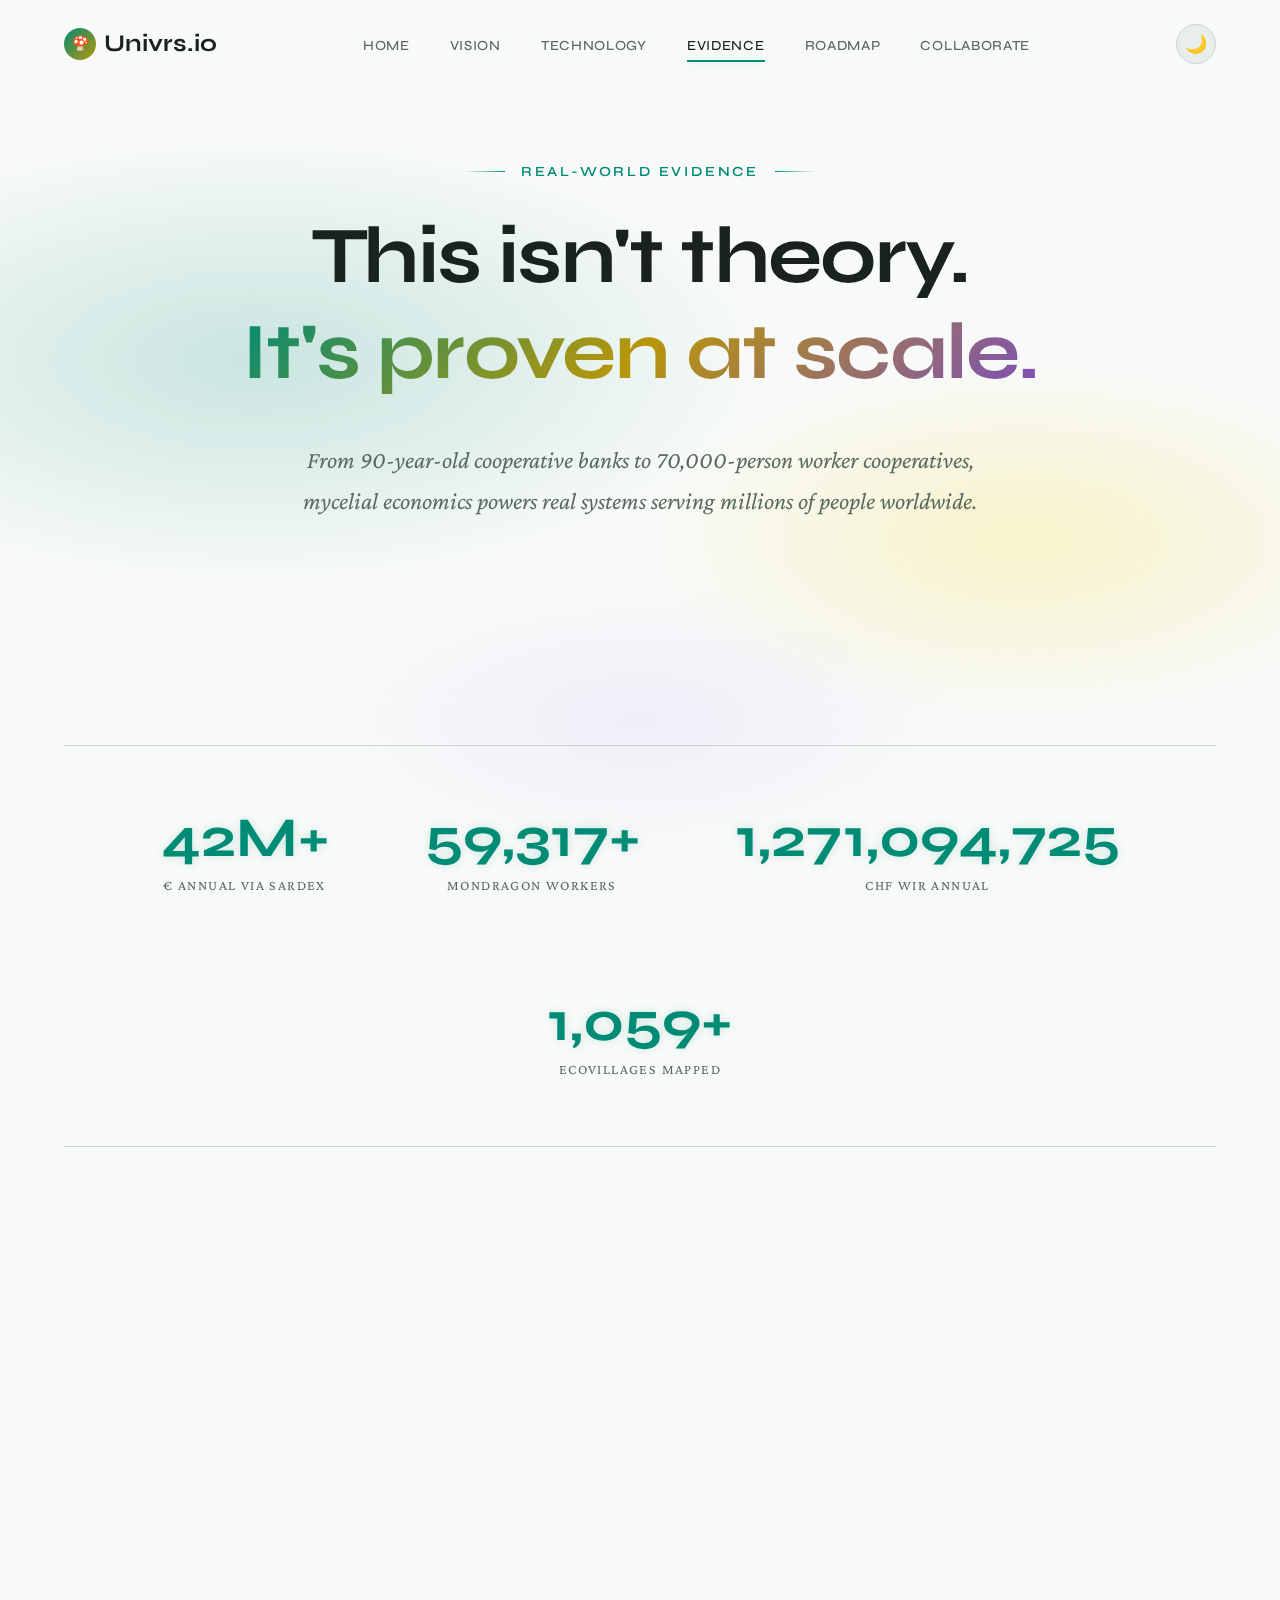
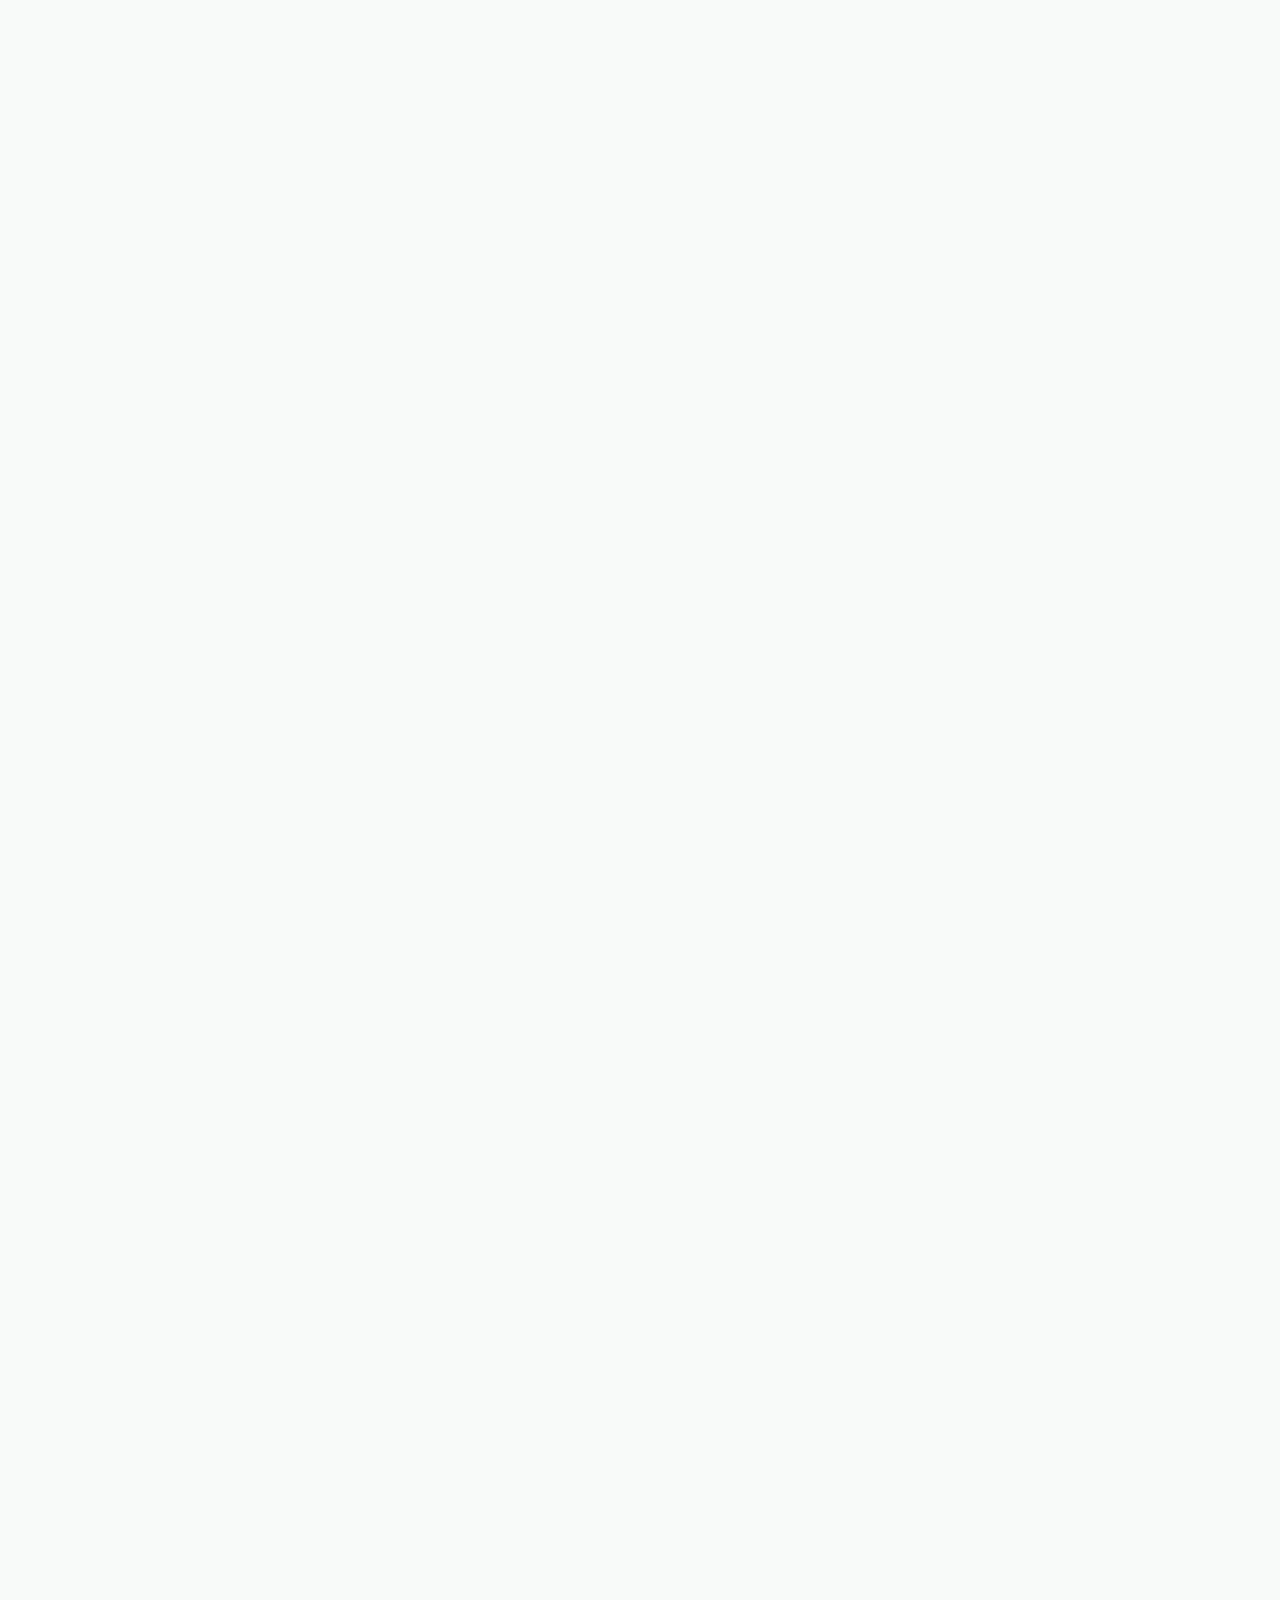
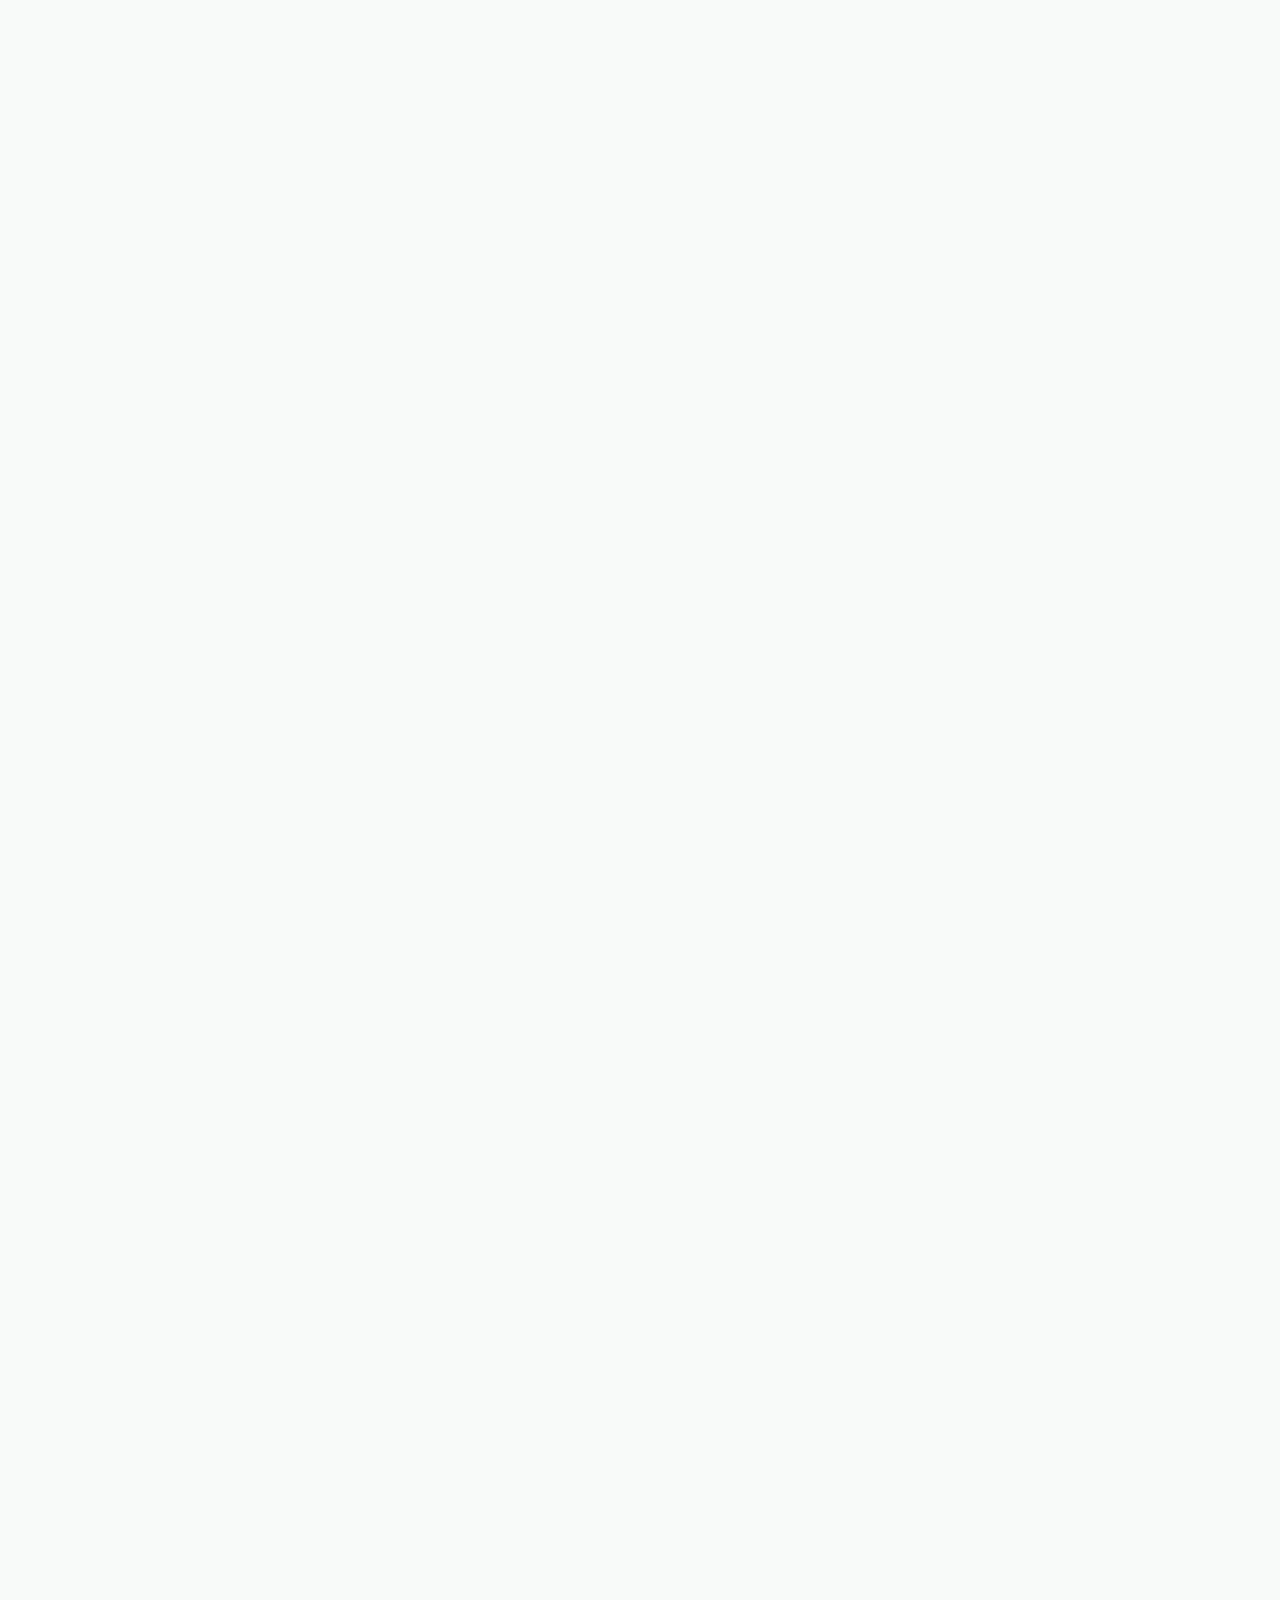
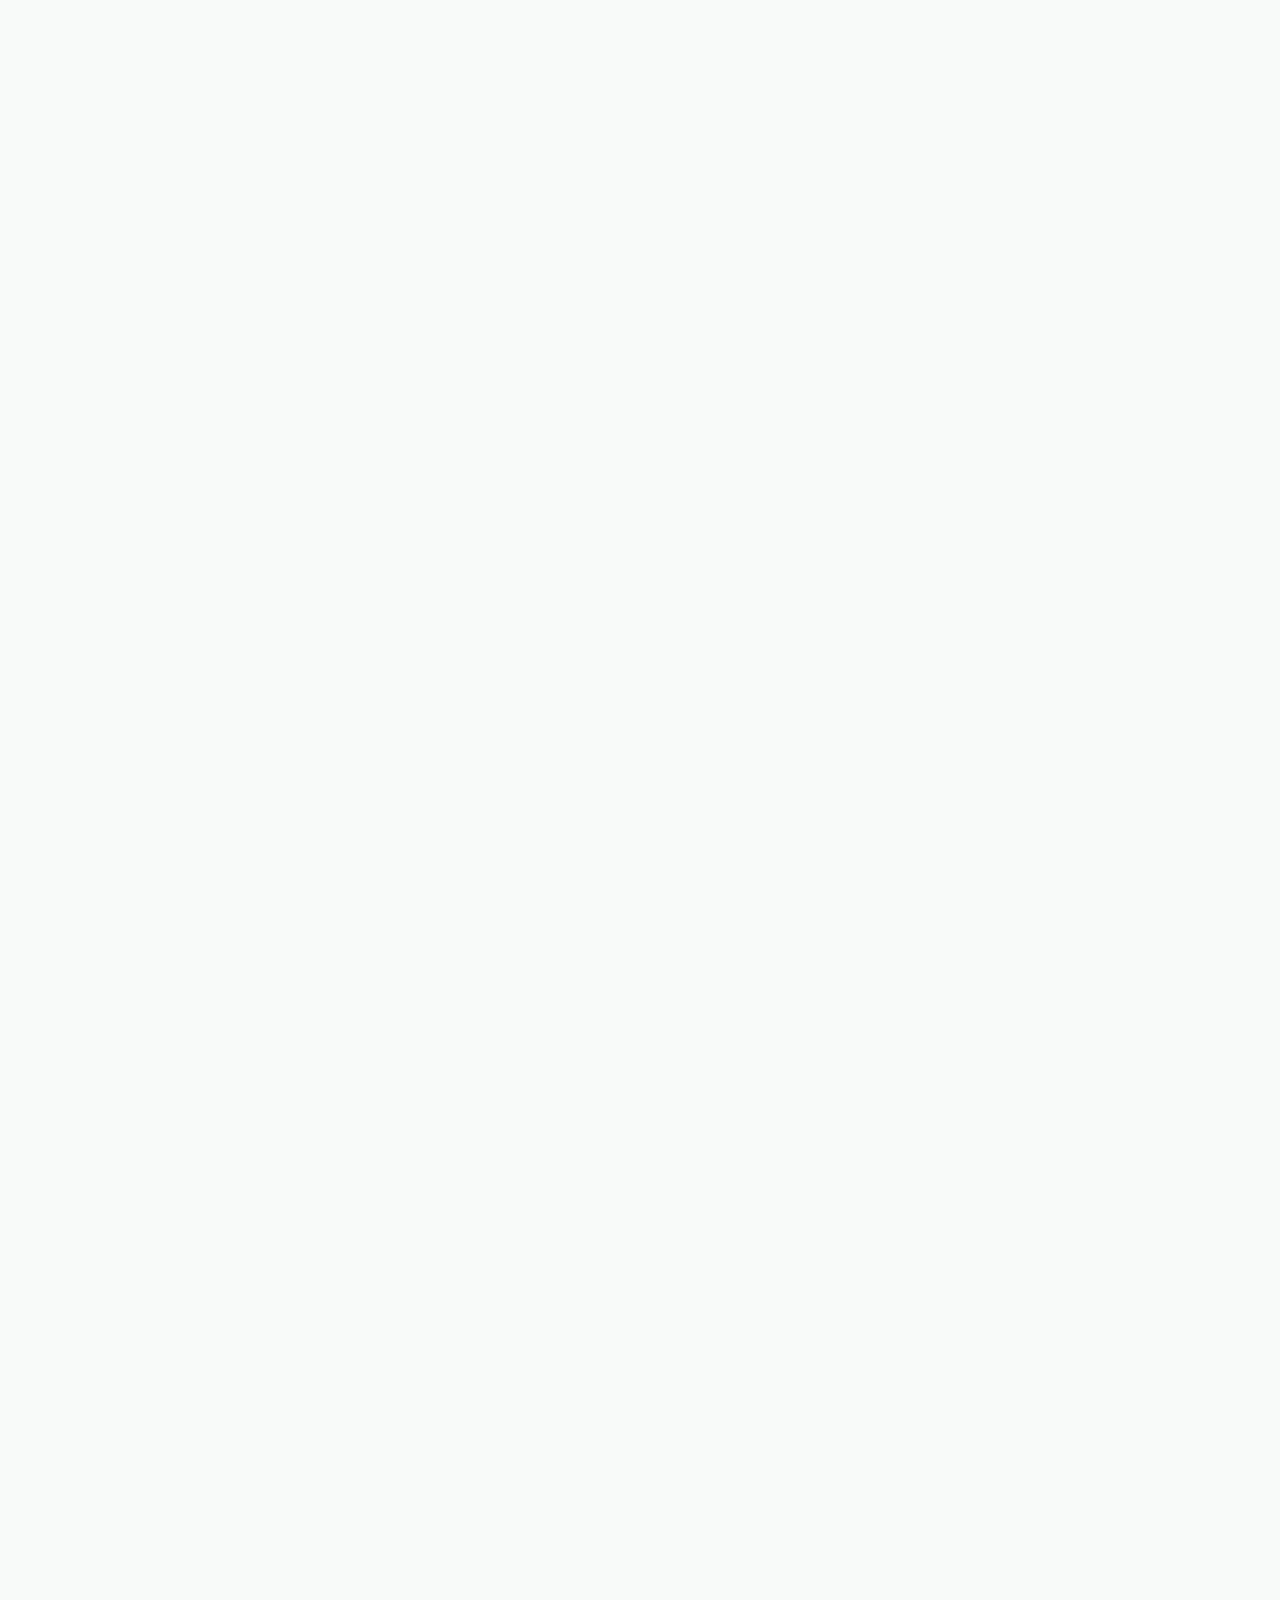
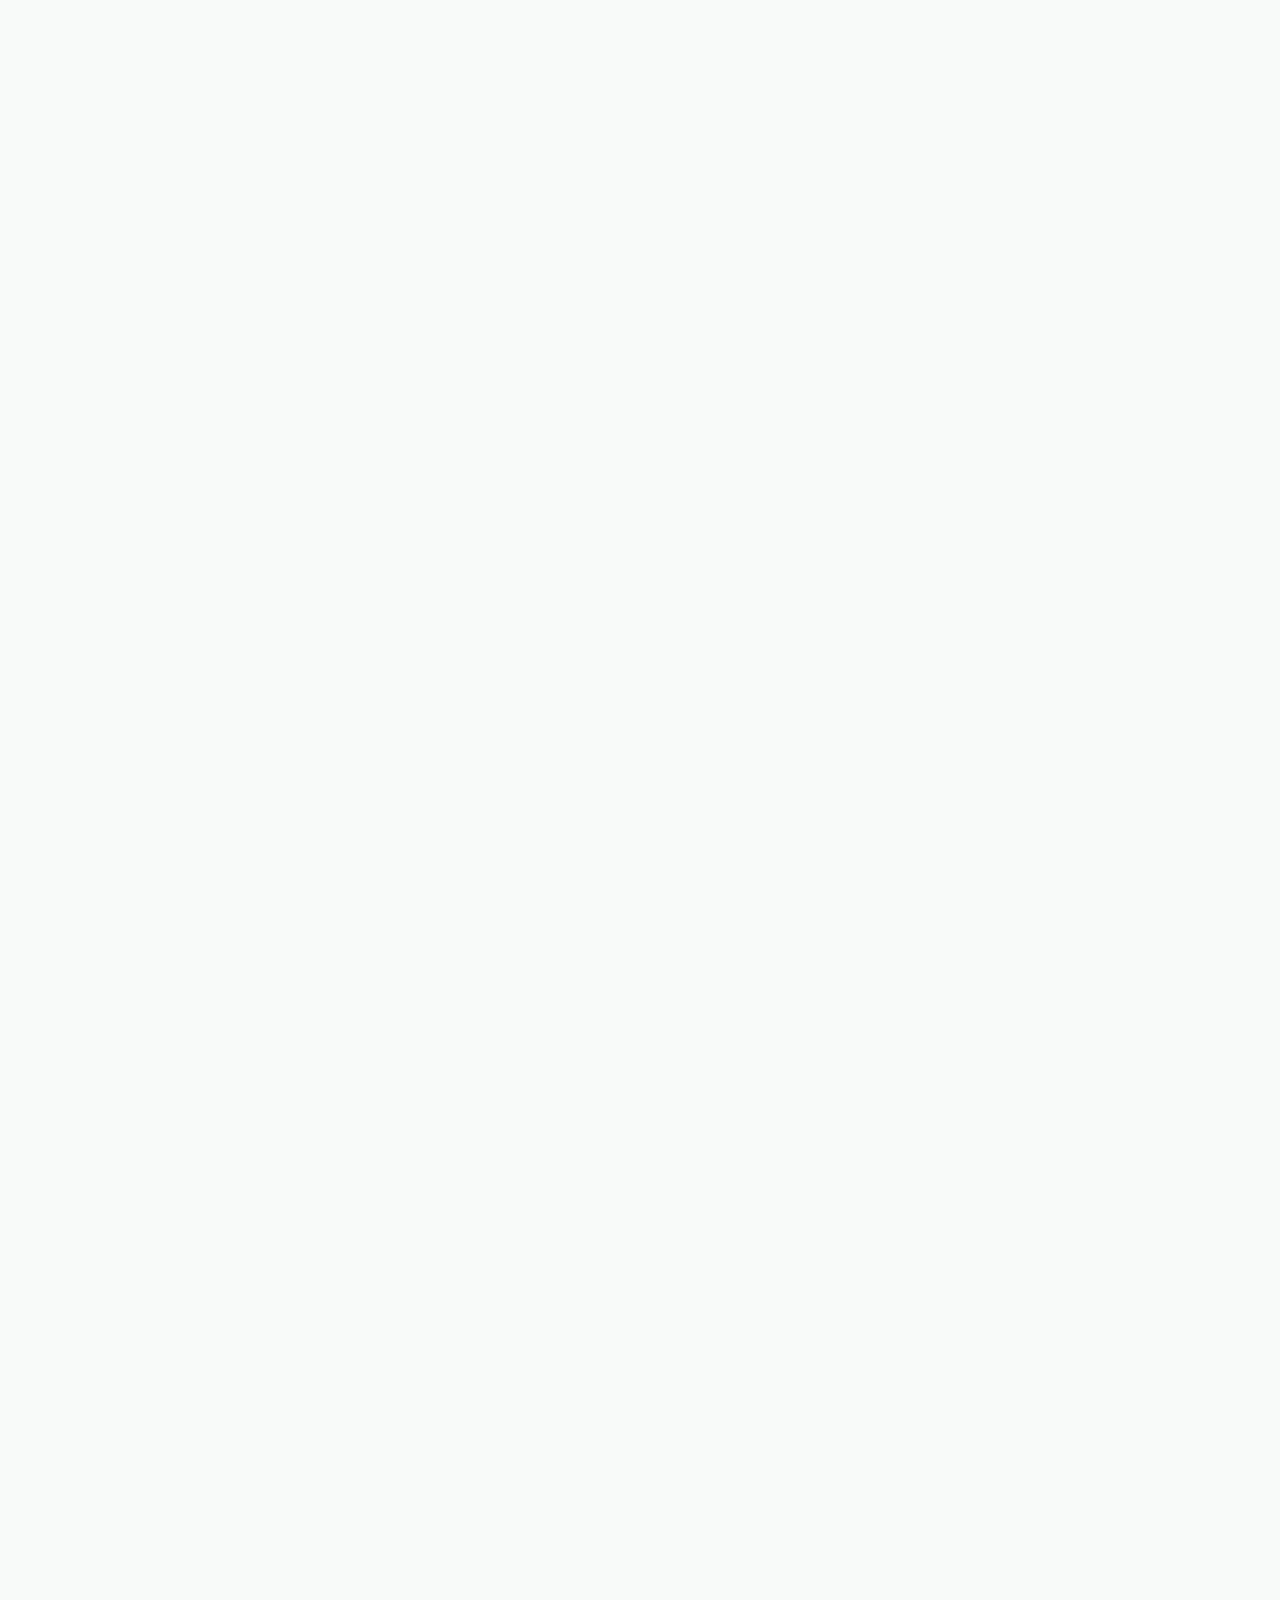
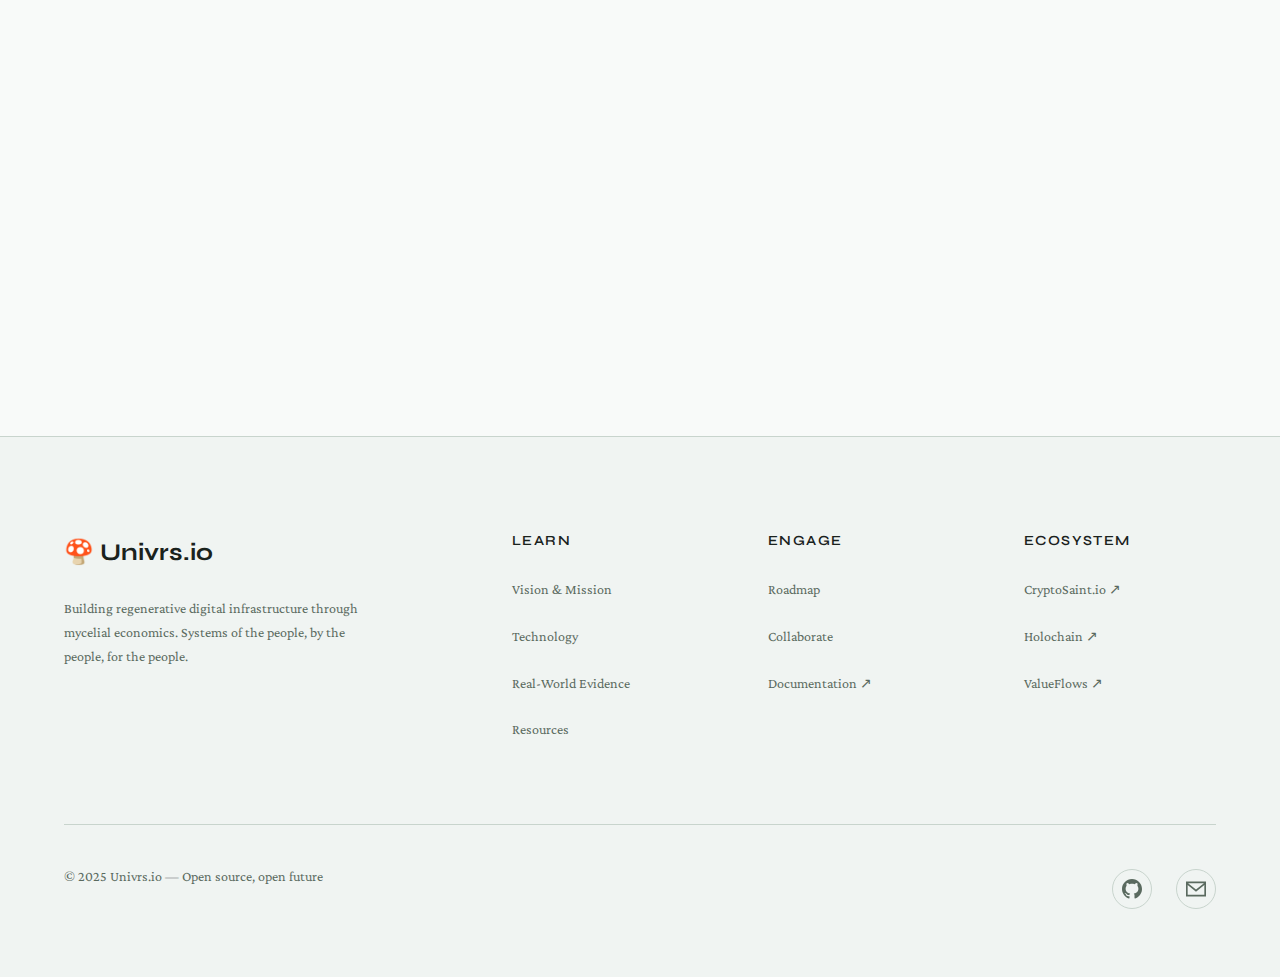
<file: evidence.html>
<!DOCTYPE html>
<html lang="en" data-theme="dark">
<head>
  <meta charset="UTF-8">
  <meta name="viewport" content="width=device-width, initial-scale=1.0">
  <meta name="description" content="Real-world evidence that mycelial economics works at scale — Sardex, Mondragon, WIR Bank, and 1,250+ ecovillages worldwide.">
  
  <title>Real-World Evidence — Univrs.io</title>
  
  <link rel="stylesheet" href="css/styles.css">
  <link rel="icon" href="data:image/svg+xml,<svg xmlns='http://www.w3.org/2000/svg' viewBox='0 0 100 100'><text y='.9em' font-size='90'>🍄</text></svg>">
</head>
<body>
  <!-- Navigation -->
  <nav class="nav">
    <div class="nav__inner">
      <a href="/" class="nav__logo">
        <span class="nav__logo-icon">🍄</span>
        Univrs.io
      </a>
      
      <button class="nav__toggle" aria-label="Toggle menu" aria-expanded="false">
        <span></span>
        <span></span>
        <span></span>
      </button>
      
      <div class="nav__menu">
        <ul class="nav__links">
          <li><a href="/" class="nav__link">Home</a></li>
          <li><a href="vision.html" class="nav__link">Vision</a></li>
          <li><a href="technology.html" class="nav__link">Technology</a></li>
          <li><a href="evidence.html" class="nav__link active">Evidence</a></li>
          <li><a href="roadmap.html" class="nav__link">Roadmap</a></li>
          <li><a href="collaborate.html" class="nav__link">Collaborate</a></li>
        </ul>
      </div>
      
      <button class="theme-toggle" aria-label="Toggle theme">🌙</button>
    </div>
  </nav>

  <!-- Page Header -->
  <section class="hero" style="min-height: 60vh;">
    <div class="hero__content">
      <p class="hero__tagline">Real-World Evidence</p>
      <h1 class="hero__title">
        This isn't theory.<br>
        <span class="text-gradient">It's proven at scale.</span>
      </h1>
      <p class="hero__subtitle">
        From 90-year-old cooperative banks to 70,000-person worker cooperatives, 
        mycelial economics powers real systems serving millions of people worldwide.
      </p>
    </div>
  </section>

  <!-- Headline Stats -->
  <section class="container">
    <div class="stats reveal">
      <div class="stat">
        <div class="stat__value" data-count="50" data-suffix="M+">0</div>
        <div class="stat__label">€ Annual via Sardex</div>
      </div>
      <div class="stat">
        <div class="stat__value" data-count="70000" data-suffix="+">0</div>
        <div class="stat__label">Mondragon Workers</div>
      </div>
      <div class="stat">
        <div class="stat__value" data-count="1500000000">0</div>
        <div class="stat__label">CHF WIR Annual</div>
      </div>
      <div class="stat">
        <div class="stat__value" data-count="1250" data-suffix="+">0</div>
        <div class="stat__label">Ecovillages Mapped</div>
      </div>
    </div>
  </section>

  <!-- Mutual Credit Systems -->
  <section class="container">
    <div class="section-header reveal">
      <span class="tag">Mutual Credit</span>
      <h2 class="mt-md">Money Without Banks</h2>
      <p>Proving that communities can create their own credit based on trust rather than debt.</p>
    </div>
    
    <div class="grid grid--2 stagger-children" style="gap: var(--space-xl);">
      <div class="evidence-card">
        <div class="evidence-card__stat">€50M+</div>
        <h3 class="evidence-card__title">Sardex Network</h3>
        <p class="evidence-card__location">🇮🇹 Sardinia, Italy</p>
        <div class="prose">
          <p>
            The Sardex network demonstrates large-scale viability of mutual credit with <strong>4,000+ businesses</strong> 
            transacting annually through interest-free mutual credit. The system maintains <strong>1:1 Euro tax equivalency</strong> 
            and full regulatory compliance—proving alternative currencies can work within existing legal frameworks.
          </p>
          <p>
            Founded in 2010 during the European debt crisis, Sardex emerged when small businesses couldn't access bank credit. 
            Instead of waiting for external rescue, they created their own credit based on mutual trust and trade relationships.
          </p>
        </div>
        <a href="https://sardex.net" target="_blank" class="btn btn--ghost mt-md">sardex.net →</a>
      </div>
      
      <div class="evidence-card">
        <div class="evidence-card__stat">90+ Years</div>
        <h3 class="evidence-card__title">WIR Bank</h3>
        <p class="evidence-card__location">🇨🇭 Switzerland</p>
        <div class="prose">
          <p>
            The longest-running mutual credit system in modern history, WIR Bank has operated since <strong>1934</strong> 
            with <strong>45,000 members</strong> and <strong>1.5 billion CHF annual turnover</strong>. Their cooperative 
            banking model shows how mutual credit can integrate with traditional financial services while maintaining 
            democratic member ownership.
          </p>
          <p>
            Economist James Stodder found that WIR acts as an automatic economic stabilizer—usage increases during 
            recessions when conventional credit tightens, helping smooth economic cycles.
          </p>
        </div>
        <a href="https://wir.ch" target="_blank" class="btn btn--ghost mt-md">wir.ch →</a>
      </div>
    </div>
  </section>

  <!-- Cooperative Economy -->
  <section class="container">
    <div class="section-header reveal">
      <span class="tag tag--gold">Worker Cooperatives</span>
      <h2 class="mt-md">Democratic Enterprise</h2>
      <p>Proof that worker ownership scales to billions in revenue.</p>
    </div>
    
    <div class="reveal">
      <div class="evidence-card" style="max-width: none;">
        <div class="grid grid--2" style="gap: var(--space-xl); align-items: center;">
          <div>
            <div class="evidence-card__stat">70,000+</div>
            <h3 class="evidence-card__title">Mondragon Corporation</h3>
            <p class="evidence-card__location">🇪🇸 Basque Country, Spain</p>
          </div>
          <div>
            <p style="font-size: var(--text-3xl); font-weight: 700; color: var(--glow-gold);">257 Companies</p>
            <p style="color: var(--text-secondary);">Integrated cooperative ecosystem</p>
          </div>
        </div>
        
        <div class="prose mt-lg">
          <p>
            The world's largest worker cooperative operates as an integrated ecosystem including <strong>cooperative banking 
            (Caja Laboral)</strong>, <strong>insurance (Lagun Aro)</strong>, <strong>retail (Eroski)</strong>, and 
            <strong>education (Mondragon University)</strong>. Annual revenues in the billions of euros.
          </p>
          <p>
            Key success factors include democratic governance, wage equity ratios of <strong>3:1 to 9:1</strong> 
            (compared to 350:1 at typical corporations), profit sharing based on contribution, and values-based operations 
            following 10 cooperative principles.
          </p>
          <p>
            Founded in 1956 by Father José María Arizmendiarrieta, Mondragon proves that worker ownership isn't just 
            idealistic—it's economically competitive at the highest levels.
          </p>
        </div>
        <a href="https://www.mondragon-corporation.com" target="_blank" class="btn btn--ghost mt-md">mondragon-corporation.com →</a>
      </div>
    </div>
  </section>

  <!-- Ecovillages -->
  <section class="container">
    <div class="section-header reveal">
      <span class="tag tag--purple">Intentional Communities</span>
      <h2 class="mt-md">Living Laboratories</h2>
      <p>1,250+ mapped communities testing regenerative economics in practice.</p>
    </div>
    
    <div class="grid grid--3 stagger-children">
      <div class="evidence-card">
        <div class="evidence-card__stat">100%+</div>
        <h4 class="evidence-card__title">Findhorn Ecovillage</h4>
        <p class="evidence-card__location">🏴󠁧󠁢󠁳󠁣󠁴󠁿 Scotland</p>
        <p class="evidence-card__desc">
          Achieves one of the <strong>lowest ecological footprints</strong> in the developed world while maintaining 
          economic viability. Community-owned wind turbines provide 100%+ of energy needs. Plans for carbon neutrality 
          by 2030. Founded 1962.
        </p>
        <a href="https://findhorn.org" target="_blank" class="btn btn--ghost mt-md">findhorn.org →</a>
      </div>
      
      <div class="evidence-card">
        <div class="evidence-card__stat">200</div>
        <h4 class="evidence-card__title">The Farm</h4>
        <p class="evidence-card__location">🇺🇸 Tennessee, USA</p>
        <p class="evidence-card__desc">
          Supports 200 residents through <strong>20 community-run businesses</strong> based on nonviolence and 
          environmental stewardship. Operating since 1971, pioneered midwifery, vegetarian nutrition, and 
          sustainable building in the US.
        </p>
        <a href="https://thefarm.org" target="_blank" class="btn btn--ghost mt-md">thefarm.org →</a>
      </div>
      
      <div class="evidence-card">
        <div class="evidence-card__stat">280 acres</div>
        <h4 class="evidence-card__title">Dancing Rabbit</h4>
        <p class="evidence-card__location">🇺🇸 Missouri, USA</p>
        <p class="evidence-card__desc">
          Operates entirely on <strong>renewable energy</strong> with straw bale construction and cooperative vehicle 
          ownership. Residents use 10% of the American average in resources while maintaining modern quality of life. 
          Founded 1997.
        </p>
        <a href="https://dancingrabbit.org" target="_blank" class="btn btn--ghost mt-md">dancingrabbit.org →</a>
      </div>
    </div>
    
    <div class="reveal mt-xl">
      <div class="card">
        <h4 class="card__title">Transition Town Totnes</h4>
        <p class="card__location" style="color: var(--glow-cyan);">🇬🇧 Devon, England</p>
        <p class="card__text">
          Reached <strong>12% of local households</strong>, generating average <strong>£570/year energy savings</strong> 
          while creating a local economic blueprint for post-carbon resilience. Their REconomy Centre supports regenerative 
          enterprises through co-working spaces and community networks. Model replicated in thousands of communities worldwide.
        </p>
        <a href="https://transitiontowntotnes.org" target="_blank" class="btn btn--ghost mt-md">transitiontowntotnes.org →</a>
      </div>
    </div>
  </section>

  <!-- Regenerative Business -->
  <section class="container">
    <div class="section-header reveal">
      <span class="tag">Regenerative Business</span>
      <h2 class="mt-md">Corporate Scale, Different Values</h2>
      <p>Proving regenerative principles work in mainstream markets.</p>
    </div>
    
    <div class="grid grid--2 stagger-children" style="gap: var(--space-xl);">
      <div class="evidence-card">
        <div class="evidence-card__stat">2M+ hectares</div>
        <h4 class="evidence-card__title">Natura Cosmetics</h4>
        <p class="evidence-card__location">🇧🇷 Brazil</p>
        <p class="evidence-card__desc">
          Preservation of <strong>2+ million Amazon hectares</strong> through "standing forest economy" involving 
          <strong>7,000 families</strong>. B Corp certified, carbon neutral since 2007. Proves that beauty industry 
          can regenerate rather than extract.
        </p>
      </div>
      
      <div class="evidence-card">
        <div class="evidence-card__stat">30% Premium</div>
        <h4 class="evidence-card__title">Connect the Dots</h4>
        <p class="evidence-card__location">🇧🇷 São Paulo</p>
        <p class="evidence-card__desc">
          Ellen MacArthur Foundation documented program purchasing local regenerative produce at <strong>30% above 
          market value</strong> to incentivize agricultural transition. Creates economic incentives for farmers 
          to shift from extractive to regenerative practices.
        </p>
      </div>
      
      <div class="evidence-card">
        <div class="evidence-card__stat">70%</div>
        <h4 class="evidence-card__title">Serenbe Community</h4>
        <p class="evidence-card__location">🇺🇸 Georgia, USA</p>
        <p class="evidence-card__desc">
          Preserves <strong>70% of 1,000 acres as conservation land</strong> while providing 100% EarthCraft certified 
          housing, organic farm-to-table restaurants, and natural wastewater treatment. Shows regenerative development 
          at large scale (though cost remains a challenge).
        </p>
      </div>
      
      <div class="evidence-card">
        <div class="evidence-card__stat">Global</div>
        <h4 class="evidence-card__title">ReFi Movement</h4>
        <p class="evidence-card__location">🌍 Worldwide</p>
        <p class="evidence-card__desc">
          Hundreds of projects exploring regenerative finance: <strong>Regen Network</strong> (blockchain for ecological 
          data), <strong>Toucan Protocol</strong> (carbon credit tokenization), <strong>Gitcoin</strong> (quadratic 
          funding for public goods), <strong>Open Forest Protocol</strong> (reforestation verification).
        </p>
      </div>
    </div>
  </section>

  <!-- Time Banks -->
  <section class="container">
    <div class="section-header reveal">
      <span class="tag">Time Banking</span>
      <h2 class="mt-md">Everyone's Hour Equal</h2>
      <p>Tax-exempt systems valuing all contributions equally.</p>
    </div>
    
    <div class="grid grid--2 stagger-children" style="gap: var(--space-xl);">
      <div class="evidence-card">
        <div class="evidence-card__stat">World's Largest</div>
        <h4 class="evidence-card__title">Fureai Kippu</h4>
        <p class="evidence-card__location">🇯🇵 Japan</p>
        <p class="evidence-card__desc">
          Operates the world's largest time exchange with <strong>transferable care credits</strong> for elderly services. 
          Younger people earn credits caring for elders, then transfer credits to their own aging parents in different 
          regions. Pioneered in 1995, now nationwide.
        </p>
      </div>
      
      <div class="evidence-card">
        <div class="evidence-card__stat">526+</div>
        <h4 class="evidence-card__title">TimeBanks Network</h4>
        <p class="evidence-card__location">🇺🇸 🇬🇧 Global</p>
        <p class="evidence-card__desc">
          <strong>250+ active systems in the UK</strong>, <strong>276+ in the US</strong>. Tax-exempt networks where 
          one hour equals one credit regardless of skill level. Lawyer's hour = gardener's hour = childcare hour. 
          Builds social capital in communities.
        </p>
        <a href="https://timebanks.org" target="_blank" class="btn btn--ghost mt-md">timebanks.org →</a>
      </div>
    </div>
  </section>

  <!-- What We Learn -->
  <section class="container container--narrow">
    <div class="reveal">
      <h2>What This <span class="text-gradient">Evidence Teaches</span></h2>
      <div class="prose mt-lg">
        <p>
          <strong>Scale is possible.</strong> Mondragon's 70,000 workers and billions in revenue. WIR's 90 years and 
          1.5 billion CHF. Sardex's €50M+ annual transactions. These aren't pilot projects—they're mature systems 
          that have weathered recessions, political changes, and technological shifts.
        </p>
        <p>
          <strong>Regulatory compliance is achievable.</strong> Sardex maintains 1:1 Euro tax equivalency. WIR operates 
          as a licensed bank. Time banks are tax-exempt in many jurisdictions. Working within legal frameworks is 
          harder than ignoring them, but creates lasting legitimacy.
        </p>
        <p>
          <strong>Crisis creates opportunity.</strong> WIR emerged from the Great Depression. Sardex from the European 
          debt crisis. Mondragon from post-Civil War Basque poverty. When conventional systems fail, alternatives 
          become not just desirable but necessary.
        </p>
        <p>
          <strong>Ostrom's principles work.</strong> Elinor Ostrom's Nobel Prize-winning research identified eight 
          design principles for successful commons governance. The systems that thrive—Mondragon, WIR, successful 
          ecovillages—embody these principles. The 90%+ of intentional communities that fail typically violate them.
        </p>
      </div>
    </div>
  </section>

  <!-- Ostrom's Principles -->
  <section class="container">
    <div class="section-header reveal">
      <h2>Ostrom's Eight Principles</h2>
      <p>Design patterns that distinguish successful commons from failed experiments.</p>
    </div>
    
    <div class="grid grid--4 stagger-children" style="gap: var(--space-md);">
      <div class="card" style="padding: var(--space-md);">
        <h4 class="card__title" style="font-size: var(--text-base);">1. Clear Boundaries</h4>
        <p class="card__text" style="font-size: var(--text-sm);">Define who's in and what's shared</p>
      </div>
      <div class="card" style="padding: var(--space-md);">
        <h4 class="card__title" style="font-size: var(--text-base);">2. Proportional Rules</h4>
        <p class="card__text" style="font-size: var(--text-sm);">Benefits match contributions</p>
      </div>
      <div class="card" style="padding: var(--space-md);">
        <h4 class="card__title" style="font-size: var(--text-base);">3. Collective Choice</h4>
        <p class="card__text" style="font-size: var(--text-sm);">Those affected make the rules</p>
      </div>
      <div class="card" style="padding: var(--space-md);">
        <h4 class="card__title" style="font-size: var(--text-base);">4. Monitoring</h4>
        <p class="card__text" style="font-size: var(--text-sm);">Transparent accountability systems</p>
      </div>
      <div class="card" style="padding: var(--space-md);">
        <h4 class="card__title" style="font-size: var(--text-base);">5. Graduated Sanctions</h4>
        <p class="card__text" style="font-size: var(--text-sm);">Proportional consequences</p>
      </div>
      <div class="card" style="padding: var(--space-md);">
        <h4 class="card__title" style="font-size: var(--text-base);">6. Conflict Resolution</h4>
        <p class="card__text" style="font-size: var(--text-sm);">Local, accessible, fair processes</p>
      </div>
      <div class="card" style="padding: var(--space-md);">
        <h4 class="card__title" style="font-size: var(--text-base);">7. Local Autonomy</h4>
        <p class="card__text" style="font-size: var(--text-sm);">Right to self-organize recognized</p>
      </div>
      <div class="card" style="padding: var(--space-md);">
        <h4 class="card__title" style="font-size: var(--text-base);">8. Nested Governance</h4>
        <p class="card__text" style="font-size: var(--text-sm);">Polycentric, multi-level structure</p>
      </div>
    </div>
  </section>

  <!-- CTA -->
  <section class="container container--narrow text-center" style="padding: var(--space-3xl) 0;">
    <div class="reveal">
      <h2>Ready to <span class="text-gradient">Build</span>?</h2>
      <p class="mt-md" style="font-size: var(--text-lg);">
        The evidence is clear. The technology exists. The path forward is mapped. 
        Now we need collaborators to help build the next generation of regenerative infrastructure.
      </p>
      <div class="hero__cta mt-lg">
        <a href="collaborate.html" class="btn btn--primary">Join the Movement →</a>
        <a href="roadmap.html" class="btn btn--outline">View Our Roadmap</a>
      </div>
    </div>
  </section>

  <!-- Footer -->
  <footer class="footer">
    <div class="container">
      <div class="footer__grid">
        <div class="footer__brand">
          <div class="footer__logo">🍄 Univrs.io</div>
          <p class="footer__desc">Building regenerative digital infrastructure through mycelial economics. Systems of the people, by the people, for the people.</p>
        </div>
        
        <div>
          <h4 class="footer__title">Learn</h4>
          <ul class="footer__links">
            <li><a href="vision.html">Vision & Mission</a></li>
            <li><a href="technology.html">Technology</a></li>
            <li><a href="evidence.html">Real-World Evidence</a></li>
            <li><a href="resources.html">Resources</a></li>
          </ul>
        </div>
        
        <div>
          <h4 class="footer__title">Engage</h4>
          <ul class="footer__links">
            <li><a href="roadmap.html">Roadmap</a></li>
            <li><a href="collaborate.html">Collaborate</a></li>
            <li><a href="https://book.univrs.io" target="_blank">Documentation ↗</a></li>
          </ul>
        </div>
        
        <div>
          <h4 class="footer__title">Ecosystem</h4>
          <ul class="footer__links">
            <li><a href="https://cryptosaint.io" target="_blank">CryptoSaint.io ↗</a></li>
            <li><a href="https://holochain.org" target="_blank">Holochain ↗</a></li>
            <li><a href="https://valueflo.ws" target="_blank">ValueFlows ↗</a></li>
          </ul>
        </div>
      </div>
      
      <div class="footer__bottom">
        <p>© 2025 Univrs.io — Open source, open future</p>
        <div class="footer__social">
          <a href="https://github.com/ArdeshirV" target="_blank" aria-label="GitHub">
            <svg width="20" height="20" viewBox="0 0 24 24" fill="currentColor"><path d="M12 0c-6.626 0-12 5.373-12 12 0 5.302 3.438 9.8 8.207 11.387.599.111.793-.261.793-.577v-2.234c-3.338.726-4.033-1.416-4.033-1.416-.546-1.387-1.333-1.756-1.333-1.756-1.089-.745.083-.729.083-.729 1.205.084 1.839 1.237 1.839 1.237 1.07 1.834 2.807 1.304 3.492.997.107-.775.418-1.305.762-1.604-2.665-.305-5.467-1.334-5.467-5.931 0-1.311.469-2.381 1.236-3.221-.124-.303-.535-1.524.117-3.176 0 0 1.008-.322 3.301 1.23.957-.266 1.983-.399 3.003-.404 1.02.005 2.047.138 3.006.404 2.291-1.552 3.297-1.23 3.297-1.23.653 1.653.242 2.874.118 3.176.77.84 1.235 1.911 1.235 3.221 0 4.609-2.807 5.624-5.479 5.921.43.372.823 1.102.823 2.222v3.293c0 .319.192.694.801.576 4.765-1.589 8.199-6.086 8.199-11.386 0-6.627-5.373-12-12-12z"/></svg>
          </a>
          <a href="mailto:ardeshir.org@gmail.com" aria-label="Email">
            <svg width="20" height="20" viewBox="0 0 24 24" fill="currentColor"><path d="M0 3v18h24v-18h-24zm21.518 2l-9.518 7.713-9.518-7.713h19.036zm-19.518 14v-11.817l10 8.104 10-8.104v11.817h-20z"/></svg>
          </a>
        </div>
      </div>
    </div>
  </footer>

  <script src="js/main.js"></script>
</body>
</html>
</file>
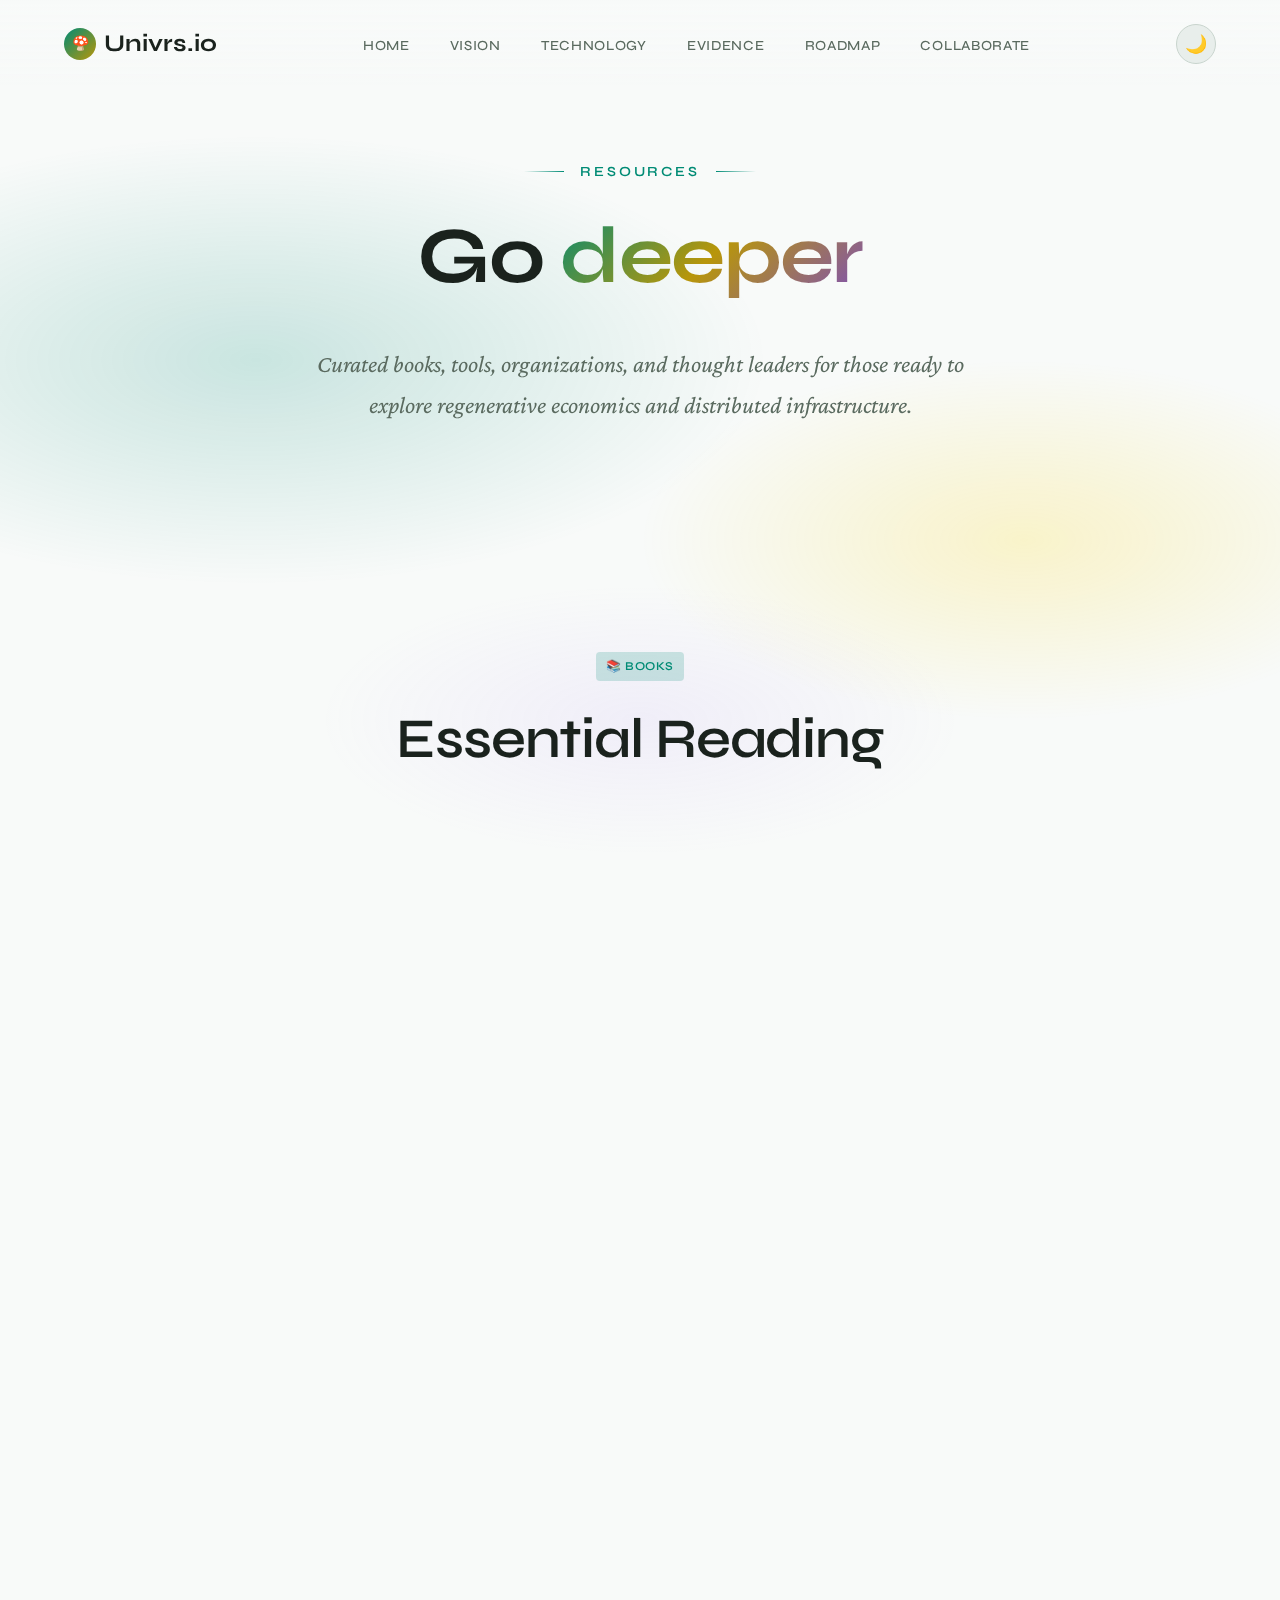
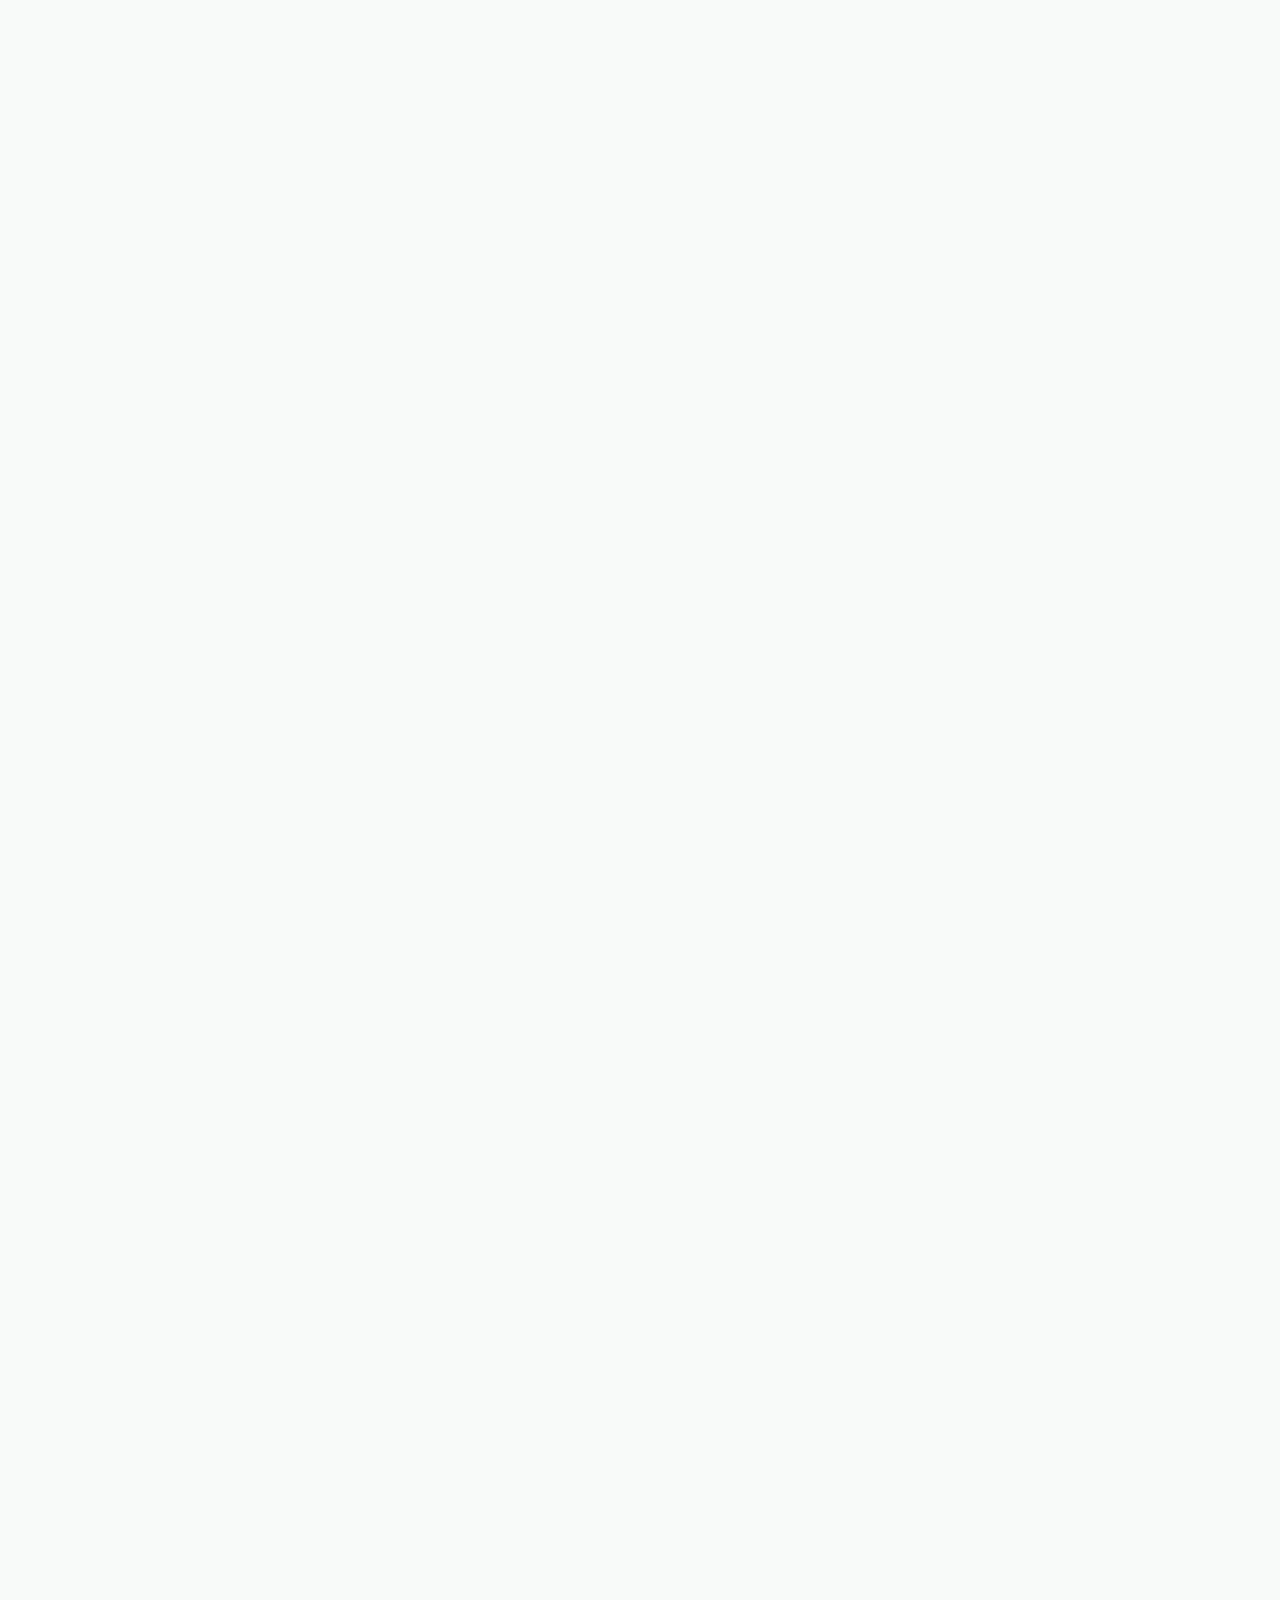
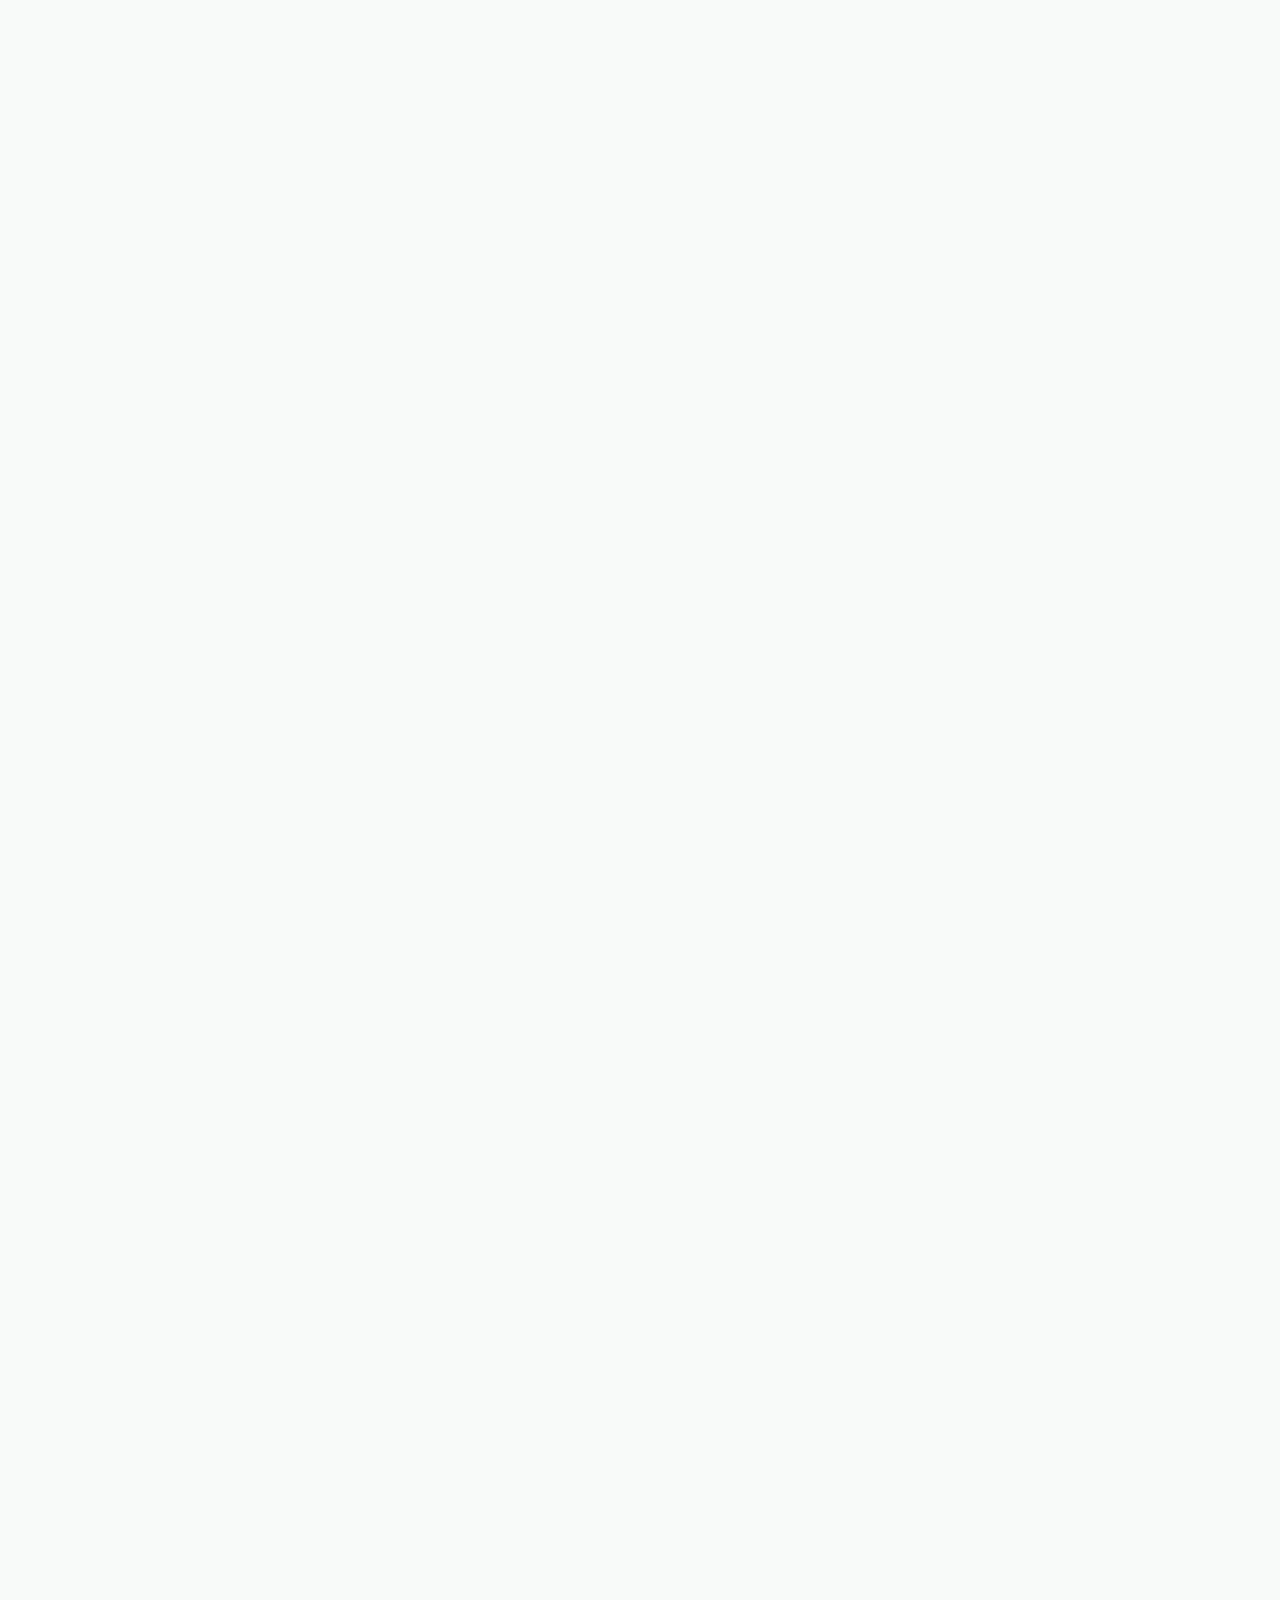
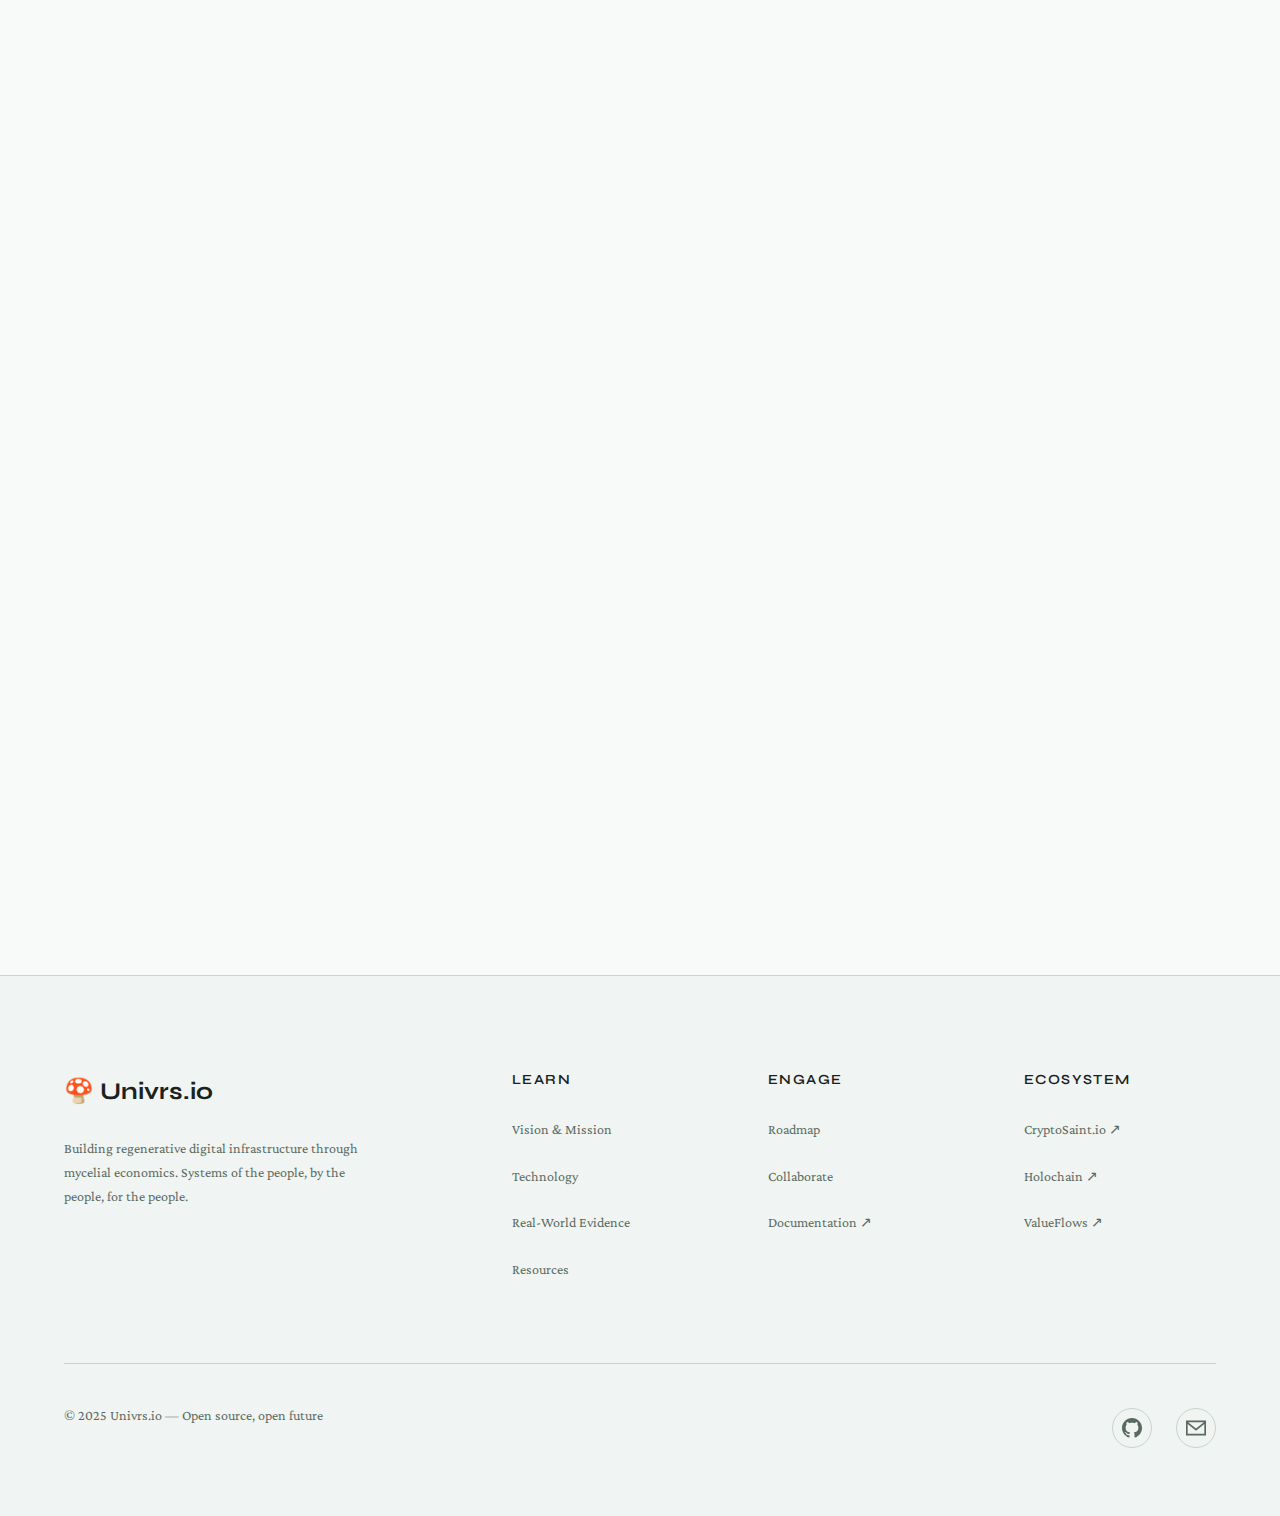
<file: resources.html>
<!DOCTYPE html>
<html lang="en" data-theme="dark">
<head>
  <meta charset="UTF-8">
  <meta name="viewport" content="width=device-width, initial-scale=1.0">
  <meta name="description" content="Resources for regenerative economics — books, tools, organizations, and thought leaders shaping mycelial infrastructure.">
  
  <title>Resources — Univrs.io</title>
  
  <link rel="stylesheet" href="css/styles.css">
  <link rel="icon" href="data:image/svg+xml,<svg xmlns='http://www.w3.org/2000/svg' viewBox='0 0 100 100'><text y='.9em' font-size='90'>🍄</text></svg>">
</head>
<body>
  <!-- Navigation -->
  <nav class="nav">
    <div class="nav__inner">
      <a href="/" class="nav__logo">
        <span class="nav__logo-icon">🍄</span>
        Univrs.io
      </a>
      
      <button class="nav__toggle" aria-label="Toggle menu" aria-expanded="false">
        <span></span>
        <span></span>
        <span></span>
      </button>
      
      <div class="nav__menu">
        <ul class="nav__links">
          <li><a href="/" class="nav__link">Home</a></li>
          <li><a href="vision.html" class="nav__link">Vision</a></li>
          <li><a href="technology.html" class="nav__link">Technology</a></li>
          <li><a href="evidence.html" class="nav__link">Evidence</a></li>
          <li><a href="roadmap.html" class="nav__link">Roadmap</a></li>
          <li><a href="collaborate.html" class="nav__link">Collaborate</a></li>
        </ul>
      </div>
      
      <button class="theme-toggle" aria-label="Toggle theme">🌙</button>
    </div>
  </nav>

  <!-- Page Header -->
  <section class="hero" style="min-height: 50vh;">
    <div class="hero__content">
      <p class="hero__tagline">Resources</p>
      <h1 class="hero__title">
        Go <span class="text-gradient">deeper</span>
      </h1>
      <p class="hero__subtitle">
        Curated books, tools, organizations, and thought leaders for those ready to explore 
        regenerative economics and distributed infrastructure.
      </p>
    </div>
  </section>

  <!-- Essential Reading -->
  <section class="container">
    <div class="section-header reveal">
      <span class="tag">📚 Books</span>
      <h2 class="mt-md">Essential Reading</h2>
    </div>
    
    <div class="grid grid--3 stagger-children">
      <div class="card">
        <h4 class="card__title">The Entrepreneurial State</h4>
        <p style="color: var(--glow-cyan); font-size: var(--text-sm); margin-bottom: var(--space-sm);">Mariana Mazzucato</p>
        <p class="card__text">Debunks the myth that innovation comes only from the private sector. Shows how public investment has driven every major technological revolution—and why it should lead the next one.</p>
        <a href="https://marianamazzucato.com/books/the-entrepreneurial-state/" target="_blank" class="btn btn--ghost">Learn more →</a>
      </div>
      
      <div class="card">
        <h4 class="card__title">Mission Economy</h4>
        <p style="color: var(--glow-cyan); font-size: var(--text-sm); margin-bottom: var(--space-sm);">Mariana Mazzucato</p>
        <p class="card__text">How Apollo-style missions can tackle climate change, inequality, and other grand challenges. Blueprint for mobilizing public and private sectors around shared goals.</p>
        <a href="https://marianamazzucato.com/books/mission-economy/" target="_blank" class="btn btn--ghost">Learn more →</a>
      </div>
      
      <div class="card">
        <h4 class="card__title">The Value of Everything</h4>
        <p style="color: var(--glow-cyan); font-size: var(--text-sm); margin-bottom: var(--space-sm);">Mariana Mazzucato</p>
        <p class="card__text">Why the current economic model rewards value extraction over value creation. Essential reading for understanding how to reframe economic thinking.</p>
        <a href="https://marianamazzucato.com/books/the-value-of-everything/" target="_blank" class="btn btn--ghost">Learn more →</a>
      </div>
      
      <div class="card">
        <h4 class="card__title">Governing the Commons</h4>
        <p style="color: var(--glow-cyan); font-size: var(--text-sm); margin-bottom: var(--space-sm);">Elinor Ostrom</p>
        <p class="card__text">Nobel Prize-winning research on how communities successfully manage shared resources. The foundational text for understanding commons governance.</p>
        <a href="https://www.cambridge.org/core/books/governing-the-commons/7AB7AE11BADA84409C34815CC288CD79" target="_blank" class="btn btn--ghost">Learn more →</a>
      </div>
      
      <div class="card">
        <h4 class="card__title">Sacred Economics</h4>
        <p style="color: var(--glow-cyan); font-size: var(--text-sm); margin-bottom: var(--space-sm);">Charles Eisenstein</p>
        <p class="card__text">Traces the history of money from ancient gift economies to modern capitalism and outlines transition to economics of interconnection and abundance.</p>
        <a href="https://sacred-economics.com" target="_blank" class="btn btn--ghost">Free online →</a>
      </div>
      
      <div class="card">
        <h4 class="card__title">Mycelium Running</h4>
        <p style="color: var(--glow-cyan); font-size: var(--text-sm); margin-bottom: var(--space-sm);">Paul Stamets</p>
        <p class="card__text">How mushrooms can help save the world. Deep dive into fungal biology that inspires the mycelial economics metaphor. Both scientific and visionary.</p>
        <a href="https://fungi.com/products/mycelium-running" target="_blank" class="btn btn--ghost">Learn more →</a>
      </div>
    </div>
  </section>

  <!-- Thought Leaders -->
  <section class="container">
    <div class="section-header reveal">
      <span class="tag tag--gold">🎯 Thought Leaders</span>
      <h2 class="mt-md">People Shaping the Movement</h2>
    </div>
    
    <div class="grid grid--2 stagger-children" style="gap: var(--space-lg);">
      <div class="card">
        <h4 class="card__title">Paul Stamets</h4>
        <p style="color: var(--glow-gold); font-size: var(--text-sm); margin-bottom: var(--space-sm);">Mycologist</p>
        <p class="card__text">Describes mycelium as "earth's natural internet." His work on fungal networks provides the biological foundation for mycelial economics metaphors.</p>
        <a href="https://fungi.com" target="_blank" class="btn btn--ghost">fungi.com →</a>
      </div>
      
      <div class="card">
        <h4 class="card__title">Dr. Suzanne Simard</h4>
        <p style="color: var(--glow-gold); font-size: var(--text-sm); margin-bottom: var(--space-sm);">Forest Ecologist</p>
        <p class="card__text">Discovered the "wood wide web"—how trees communicate and share resources through underground fungal networks. Scientific basis for distributed cooperation.</p>
        <a href="https://suzannesimard.com" target="_blank" class="btn btn--ghost">suzannesimard.com →</a>
      </div>
      
      <div class="card">
        <h4 class="card__title">Arthur Brock & Eric Harris-Braun</h4>
        <p style="color: var(--glow-gold); font-size: var(--text-sm); margin-bottom: var(--space-sm);">Holochain Co-founders</p>
        <p class="card__text">Architects of agent-centric distributed computing. Their work enables the technical infrastructure for peer-to-peer coordination without blockchain's limitations.</p>
        <a href="https://holochain.org" target="_blank" class="btn btn--ghost">holochain.org →</a>
      </div>
      
      <div class="card">
        <h4 class="card__title">Brandon Quittem</h4>
        <p style="color: var(--glow-gold); font-size: var(--text-sm); margin-bottom: var(--space-sm);">Writer</p>
        <p class="card__text">Popularized "Bitcoin is The Mycelium of Money" essay series connecting fungal biology to distributed systems. Bridge between technical and philosophical audiences.</p>
        <a href="https://brandonquittem.com" target="_blank" class="btn btn--ghost">brandonquittem.com →</a>
      </div>
    </div>
  </section>

  <!-- Tools & Platforms -->
  <section class="container">
    <div class="section-header reveal">
      <span class="tag tag--purple">🛠️ Tools</span>
      <h2 class="mt-md">Platforms & Software</h2>
    </div>
    
    <div class="tech-grid stagger-children">
      <!-- Economic Tools -->
      <div class="tech-card">
        <div class="tech-card__header">
          <div class="tech-card__icon">💱</div>
          <div>
            <div class="tech-card__name">Cyclos</div>
            <div class="tech-card__category">Mutual Credit</div>
          </div>
        </div>
        <p class="tech-card__desc">
          Open-source payment software powering 1,500+ community currencies worldwide. 
          Free hosting available through Cyclos 4 Communities.
        </p>
        <a href="https://cyclos.org" target="_blank" class="btn btn--ghost">cyclos.org →</a>
      </div>
      
      <div class="tech-card">
        <div class="tech-card__header">
          <div class="tech-card__icon">🗳️</div>
          <div>
            <div class="tech-card__name">Loomio</div>
            <div class="tech-card__category">Governance</div>
          </div>
        </div>
        <p class="tech-card__desc">
          Worker-cooperative decision-making platform. Multiple voting methods, discussion threads, 
          and integration capabilities.
        </p>
        <a href="https://loomio.com" target="_blank" class="btn btn--ghost">loomio.com →</a>
      </div>
      
      <div class="tech-card">
        <div class="tech-card__header">
          <div class="tech-card__icon">🏛️</div>
          <div>
            <div class="tech-card__name">Decidim</div>
            <div class="tech-card__category">Participatory Democracy</div>
          </div>
        </div>
        <p class="tech-card__desc">
          Comprehensive citizen participation platform. Budgeting, proposals, assemblies. 
          Used by Barcelona and 300+ organizations worldwide.
        </p>
        <a href="https://decidim.org" target="_blank" class="btn btn--ghost">decidim.org →</a>
      </div>
      
      <div class="tech-card">
        <div class="tech-card__header">
          <div class="tech-card__icon">🗺️</div>
          <div>
            <div class="tech-card__name">Hylo</div>
            <div class="tech-card__category">Community Coordination</div>
          </div>
        </div>
        <p class="tech-card__desc">
          Bioregional community platform by Terran Collective. Place-based mapping, 
          ecological integration, and cross-community networking.
        </p>
        <a href="https://hylo.com" target="_blank" class="btn btn--ghost">hylo.com →</a>
      </div>
      
      <!-- Technical Infrastructure -->
      <div class="tech-card">
        <div class="tech-card__header">
          <div class="tech-card__icon">🔷</div>
          <div>
            <div class="tech-card__name">Holochain</div>
            <div class="tech-card__category">Distributed Computing</div>
          </div>
        </div>
        <p class="tech-card__desc">
          Agent-centric distributed application framework. Each participant maintains sovereignty 
          while participating in shared networks.
        </p>
        <a href="https://holochain.org" target="_blank" class="btn btn--ghost">holochain.org →</a>
      </div>
      
      <div class="tech-card">
        <div class="tech-card__header">
          <div class="tech-card__icon">🌐</div>
          <div>
            <div class="tech-card__name">IPFS</div>
            <div class="tech-card__category">Distributed Storage</div>
          </div>
        </div>
        <p class="tech-card__desc">
          Content-addressed peer-to-peer file system. Self-healing networks where data 
          persists as long as any node stores it.
        </p>
        <a href="https://ipfs.tech" target="_blank" class="btn btn--ghost">ipfs.tech →</a>
      </div>
    </div>
  </section>

  <!-- Organizations -->
  <section class="container">
    <div class="section-header reveal">
      <span class="tag">🌍 Organizations</span>
      <h2 class="mt-md">Allied Movements</h2>
    </div>
    
    <div class="grid grid--3 stagger-children">
      <div class="card">
        <h4 class="card__title">Global Ecovillage Network</h4>
        <p class="card__text">Connects 1,250+ mapped intentional communities worldwide. Resources for starting and sustaining regenerative communities.</p>
        <a href="https://ecovillage.org" target="_blank" class="btn btn--ghost">ecovillage.org →</a>
      </div>
      
      <div class="card">
        <h4 class="card__title">Transition Network</h4>
        <p class="card__text">Global movement of communities building resilience and reducing carbon emissions. Templates for local economic transition.</p>
        <a href="https://transitionnetwork.org" target="_blank" class="btn btn--ghost">transitionnetwork.org →</a>
      </div>
      
      <div class="card">
        <h4 class="card__title">Ellen MacArthur Foundation</h4>
        <p class="card__text">Leading voice for circular economy. Extensive case studies and frameworks for regenerative business models.</p>
        <a href="https://ellenmacarthurfoundation.org" target="_blank" class="btn btn--ghost">ellenmacarthurfoundation.org →</a>
      </div>
      
      <div class="card">
        <h4 class="card__title">P2P Foundation</h4>
        <p class="card__text">Research and advocacy for commons-based peer production. Extensive wiki documenting alternative economic models.</p>
        <a href="https://p2pfoundation.net" target="_blank" class="btn btn--ghost">p2pfoundation.net →</a>
      </div>
      
      <div class="card">
        <h4 class="card__title">Democracy Collaborative</h4>
        <p class="card__text">Research and consulting on community wealth building. Supports development of worker cooperatives and community ownership.</p>
        <a href="https://democracycollaborative.org" target="_blank" class="btn btn--ghost">democracycollaborative.org →</a>
      </div>
      
      <div class="card">
        <h4 class="card__title">ReFi DAO</h4>
        <p class="card__text">Hub for regenerative finance movement. Connects projects using blockchain and crypto for environmental and social impact.</p>
        <a href="https://refidao.com" target="_blank" class="btn btn--ghost">refidao.com →</a>
      </div>
    </div>
  </section>

  <!-- Government Resources -->
  <section class="container">
    <div class="section-header reveal">
      <span class="tag">🏛️ Policy</span>
      <h2 class="mt-md">Government & Standards</h2>
    </div>
    
    <div class="grid grid--3 stagger-children">
      <div class="card">
        <h4 class="card__title">FedRAMP</h4>
        <p class="card__text">Federal Risk and Authorization Management Program. Standardized security assessment for cloud services used by government.</p>
        <a href="https://fedramp.gov" target="_blank" class="btn btn--ghost">fedramp.gov →</a>
      </div>
      
      <div class="card">
        <h4 class="card__title">NIST Cloud Computing</h4>
        <p class="card__text">National Institute of Standards and Technology guidelines and standards for cloud computing architecture.</p>
        <a href="https://nist.gov/programs-projects/nist-cloud-computing-program" target="_blank" class="btn btn--ghost">nist.gov →</a>
      </div>
      
      <div class="card">
        <h4 class="card__title">GovLoop</h4>
        <p class="card__text">Social network connecting government officials. Resources for public sector innovation and technology adoption.</p>
        <a href="https://govloop.com" target="_blank" class="btn btn--ghost">govloop.com →</a>
      </div>
    </div>
  </section>

  <!-- Our Documentation -->
  <section class="container container--narrow">
    <div class="reveal">
      <div class="evidence-card" style="text-align: center;">
        <h2>Our <span class="text-gradient">Documentation</span></h2>
        <p style="font-size: var(--text-lg); margin: var(--space-md) auto; max-width: 500px;">
          Explore our technical documentation covering distributed systems, Rust programming, 
          cloud-native patterns, and economic coordination frameworks.
        </p>
        <a href="https://book.univrs.io" target="_blank" class="btn btn--primary mt-md">
          book.univrs.io →
        </a>
      </div>
    </div>
  </section>

  <!-- CTA -->
  <section class="container container--narrow text-center" style="padding: var(--space-2xl) 0;">
    <div class="reveal">
      <h2>Ready to <span class="text-gradient">Build</span>?</h2>
      <p class="mt-md" style="font-size: var(--text-lg);">
        The knowledge exists. The tools are available. What's missing is people putting it all together.
      </p>
      <div class="hero__cta mt-lg">
        <a href="collaborate.html" class="btn btn--primary">Join the Movement →</a>
        <a href="roadmap.html" class="btn btn--outline">View Roadmap</a>
      </div>
    </div>
  </section>

  <!-- Footer -->
  <footer class="footer">
    <div class="container">
      <div class="footer__grid">
        <div class="footer__brand">
          <div class="footer__logo">🍄 Univrs.io</div>
          <p class="footer__desc">Building regenerative digital infrastructure through mycelial economics. Systems of the people, by the people, for the people.</p>
        </div>
        
        <div>
          <h4 class="footer__title">Learn</h4>
          <ul class="footer__links">
            <li><a href="vision.html">Vision & Mission</a></li>
            <li><a href="technology.html">Technology</a></li>
            <li><a href="evidence.html">Real-World Evidence</a></li>
            <li><a href="resources.html">Resources</a></li>
          </ul>
        </div>
        
        <div>
          <h4 class="footer__title">Engage</h4>
          <ul class="footer__links">
            <li><a href="roadmap.html">Roadmap</a></li>
            <li><a href="collaborate.html">Collaborate</a></li>
            <li><a href="https://book.univrs.io" target="_blank">Documentation ↗</a></li>
          </ul>
        </div>
        
        <div>
          <h4 class="footer__title">Ecosystem</h4>
          <ul class="footer__links">
            <li><a href="https://cryptosaint.io" target="_blank">CryptoSaint.io ↗</a></li>
            <li><a href="https://holochain.org" target="_blank">Holochain ↗</a></li>
            <li><a href="https://valueflo.ws" target="_blank">ValueFlows ↗</a></li>
          </ul>
        </div>
      </div>
      
      <div class="footer__bottom">
        <p>© 2025 Univrs.io — Open source, open future</p>
        <div class="footer__social">
          <a href="https://github.com/ArdeshirV" target="_blank" aria-label="GitHub">
            <svg width="20" height="20" viewBox="0 0 24 24" fill="currentColor"><path d="M12 0c-6.626 0-12 5.373-12 12 0 5.302 3.438 9.8 8.207 11.387.599.111.793-.261.793-.577v-2.234c-3.338.726-4.033-1.416-4.033-1.416-.546-1.387-1.333-1.756-1.333-1.756-1.089-.745.083-.729.083-.729 1.205.084 1.839 1.237 1.839 1.237 1.07 1.834 2.807 1.304 3.492.997.107-.775.418-1.305.762-1.604-2.665-.305-5.467-1.334-5.467-5.931 0-1.311.469-2.381 1.236-3.221-.124-.303-.535-1.524.117-3.176 0 0 1.008-.322 3.301 1.23.957-.266 1.983-.399 3.003-.404 1.02.005 2.047.138 3.006.404 2.291-1.552 3.297-1.23 3.297-1.23.653 1.653.242 2.874.118 3.176.77.84 1.235 1.911 1.235 3.221 0 4.609-2.807 5.624-5.479 5.921.43.372.823 1.102.823 2.222v3.293c0 .319.192.694.801.576 4.765-1.589 8.199-6.086 8.199-11.386 0-6.627-5.373-12-12-12z"/></svg>
          </a>
          <a href="mailto:ardeshir.org@gmail.com" aria-label="Email">
            <svg width="20" height="20" viewBox="0 0 24 24" fill="currentColor"><path d="M0 3v18h24v-18h-24zm21.518 2l-9.518 7.713-9.518-7.713h19.036zm-19.518 14v-11.817l10 8.104 10-8.104v11.817h-20z"/></svg>
          </a>
        </div>
      </div>
    </div>
  </footer>

  <script src="js/main.js"></script>
</body>
</html>
</file>
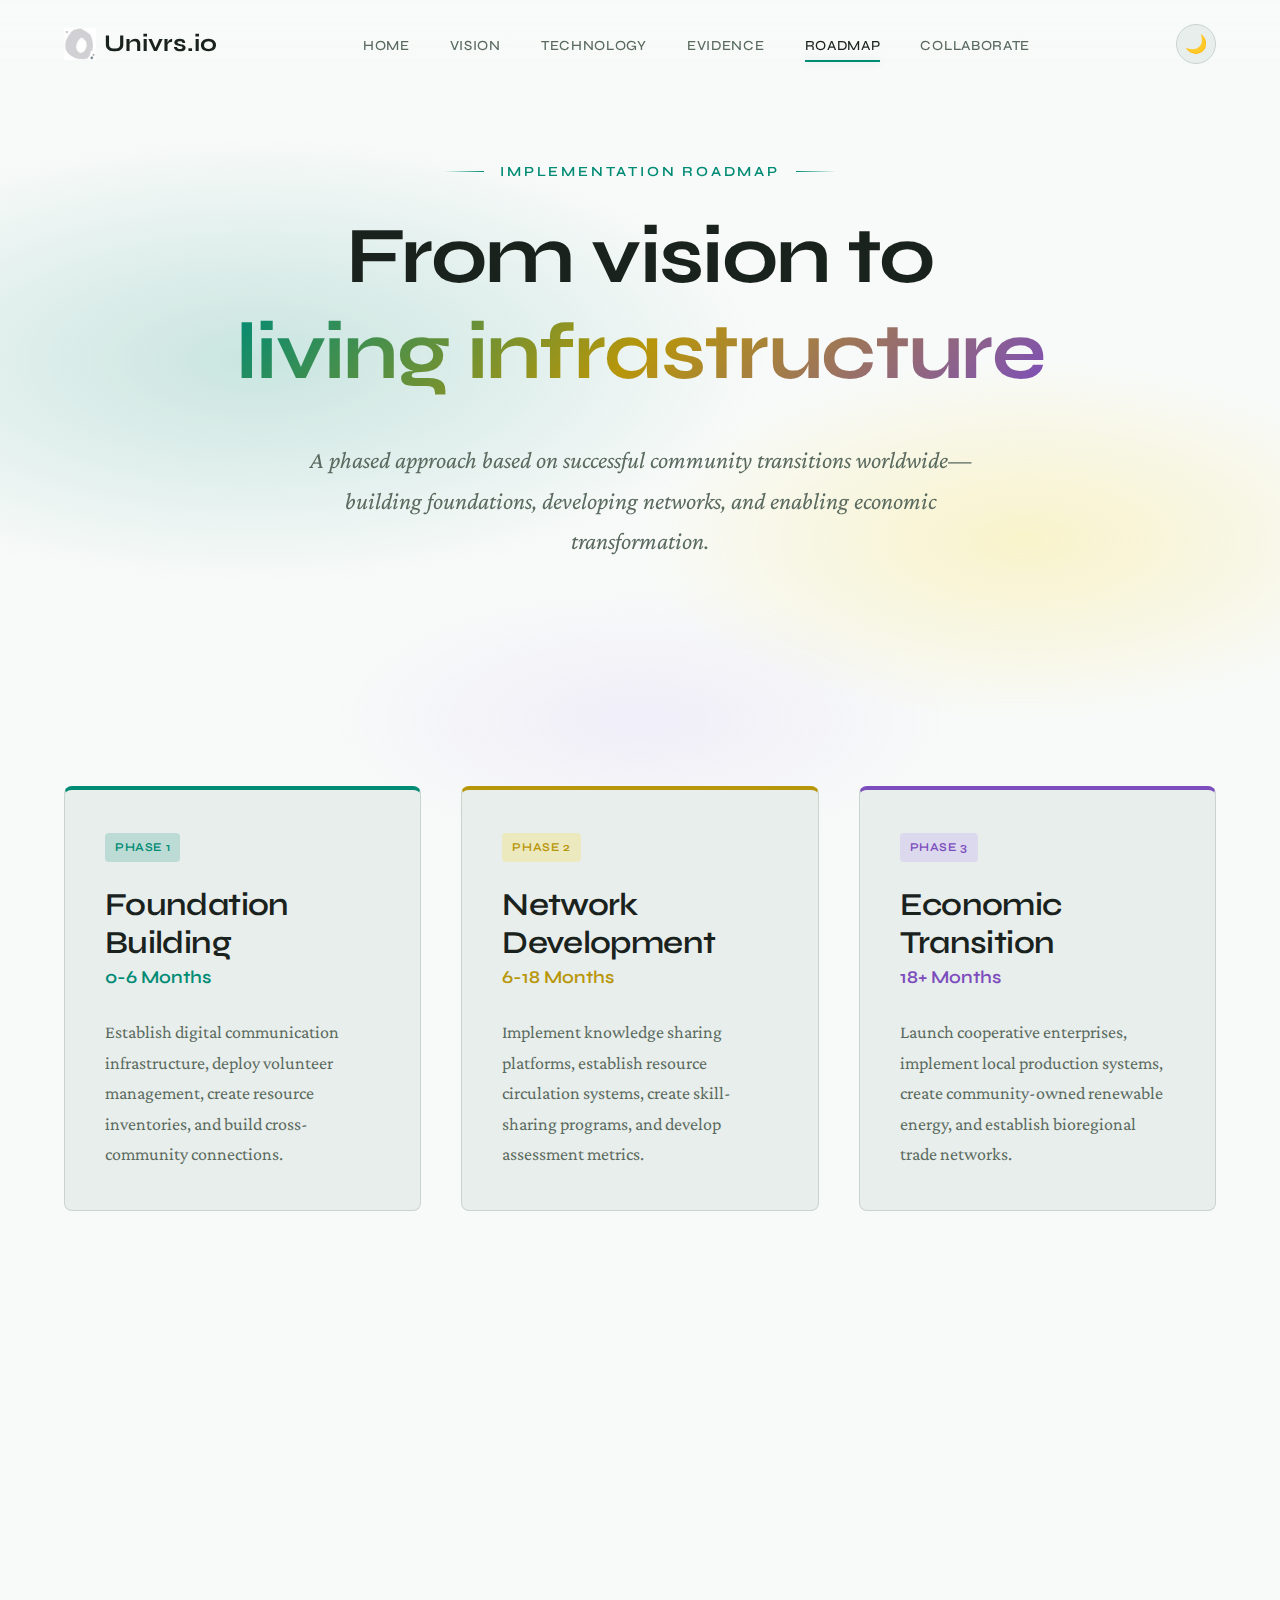
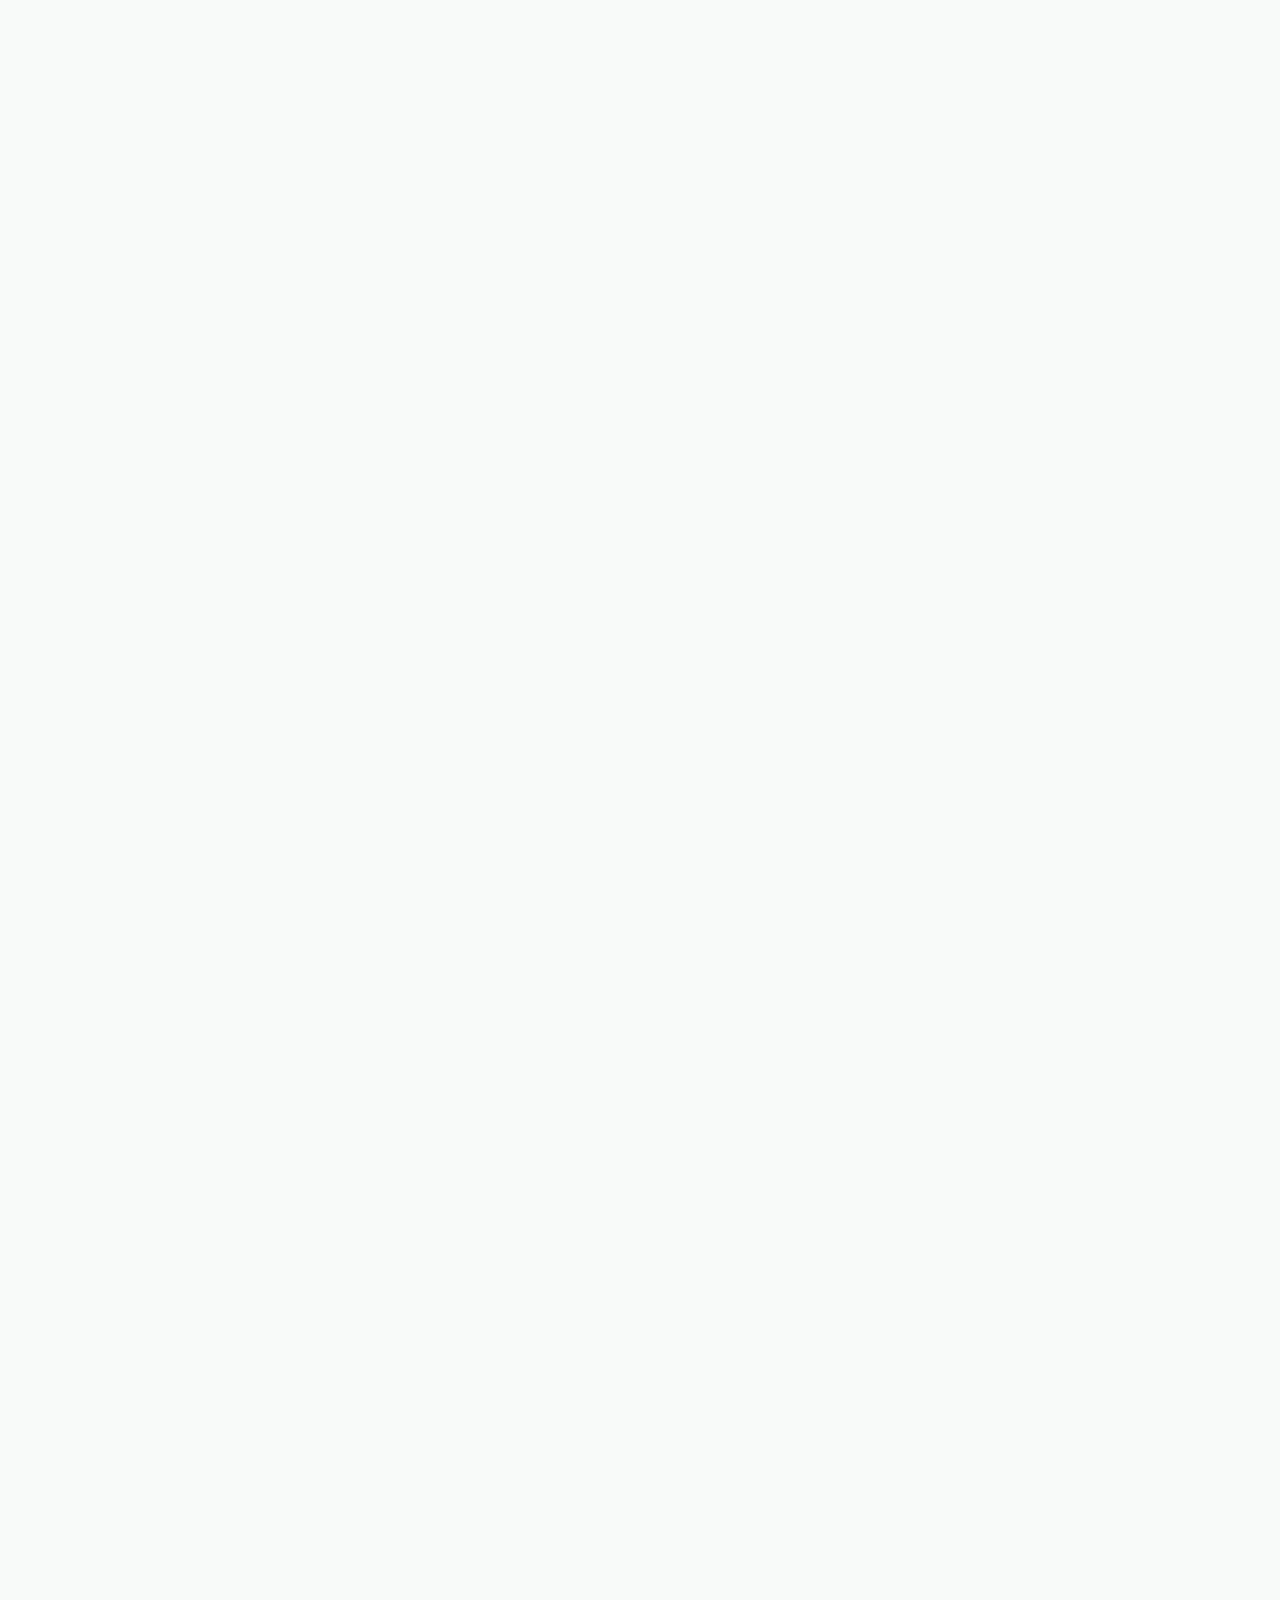
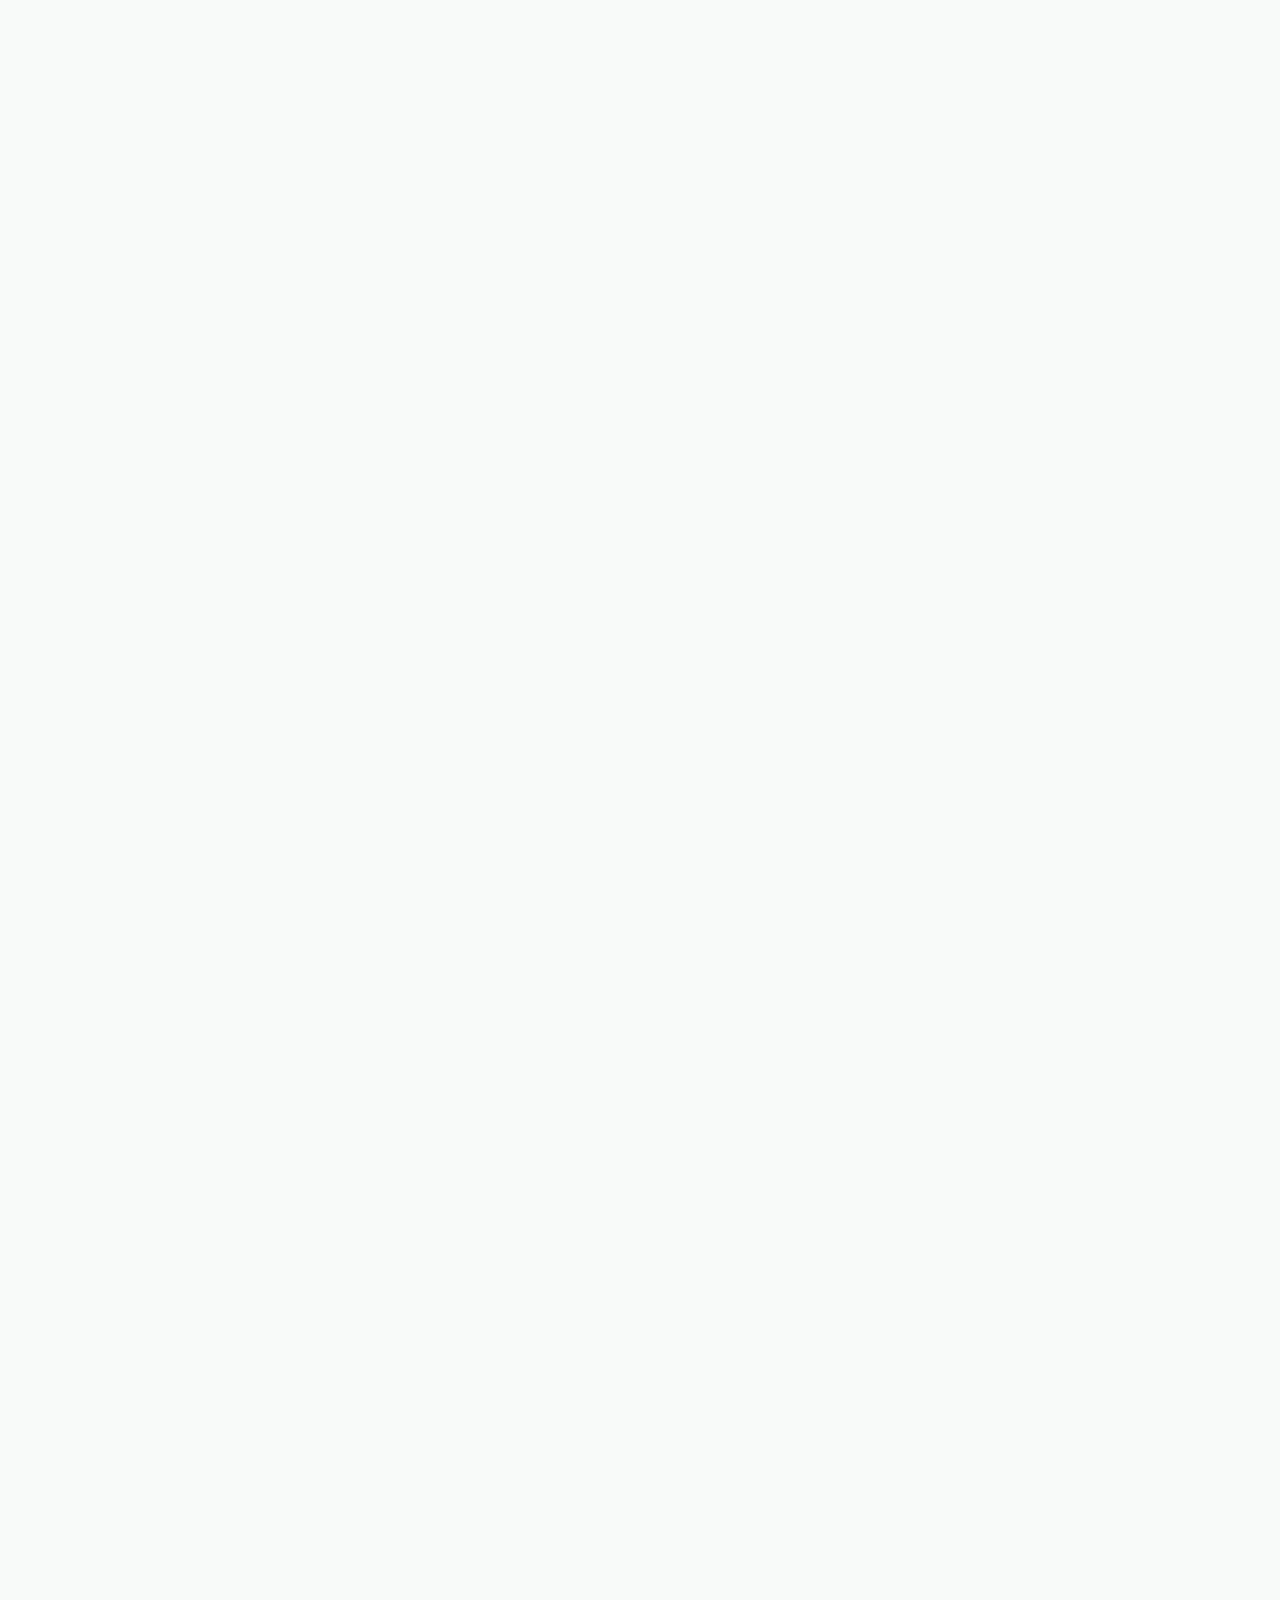
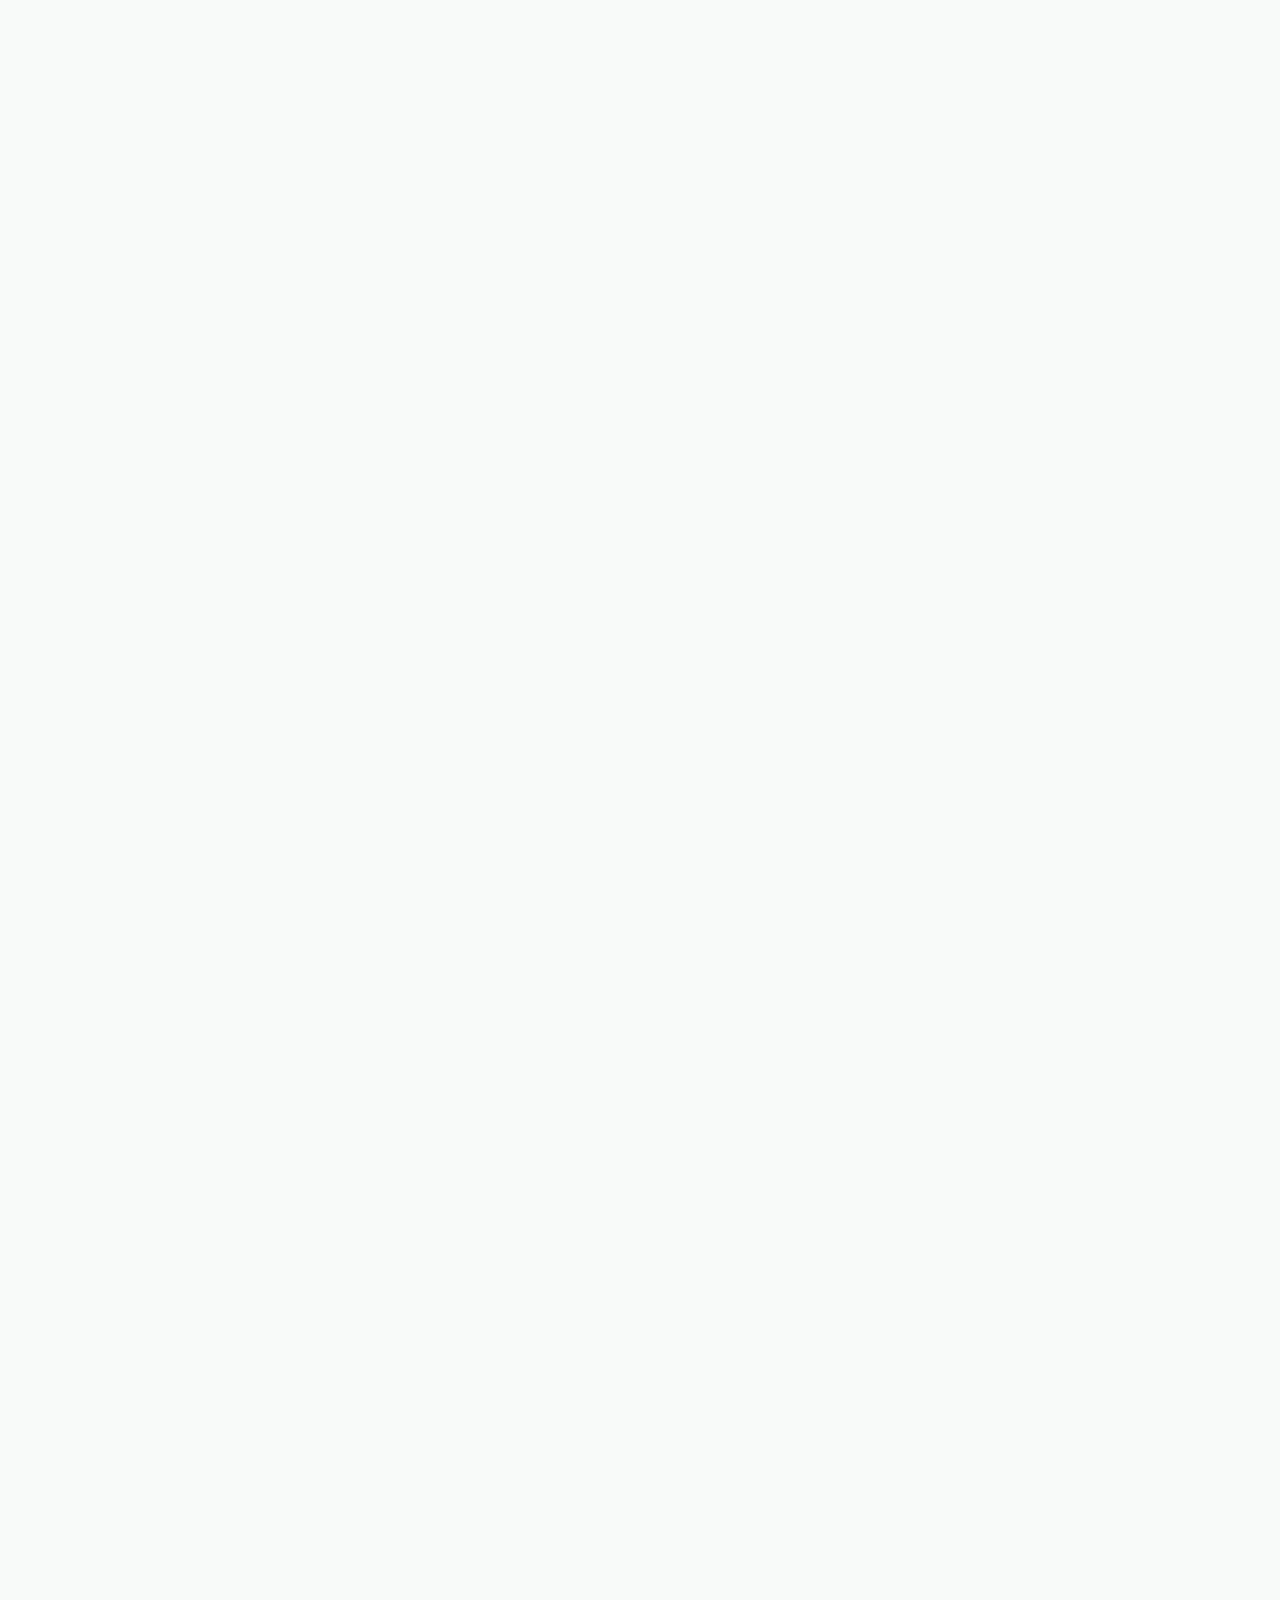
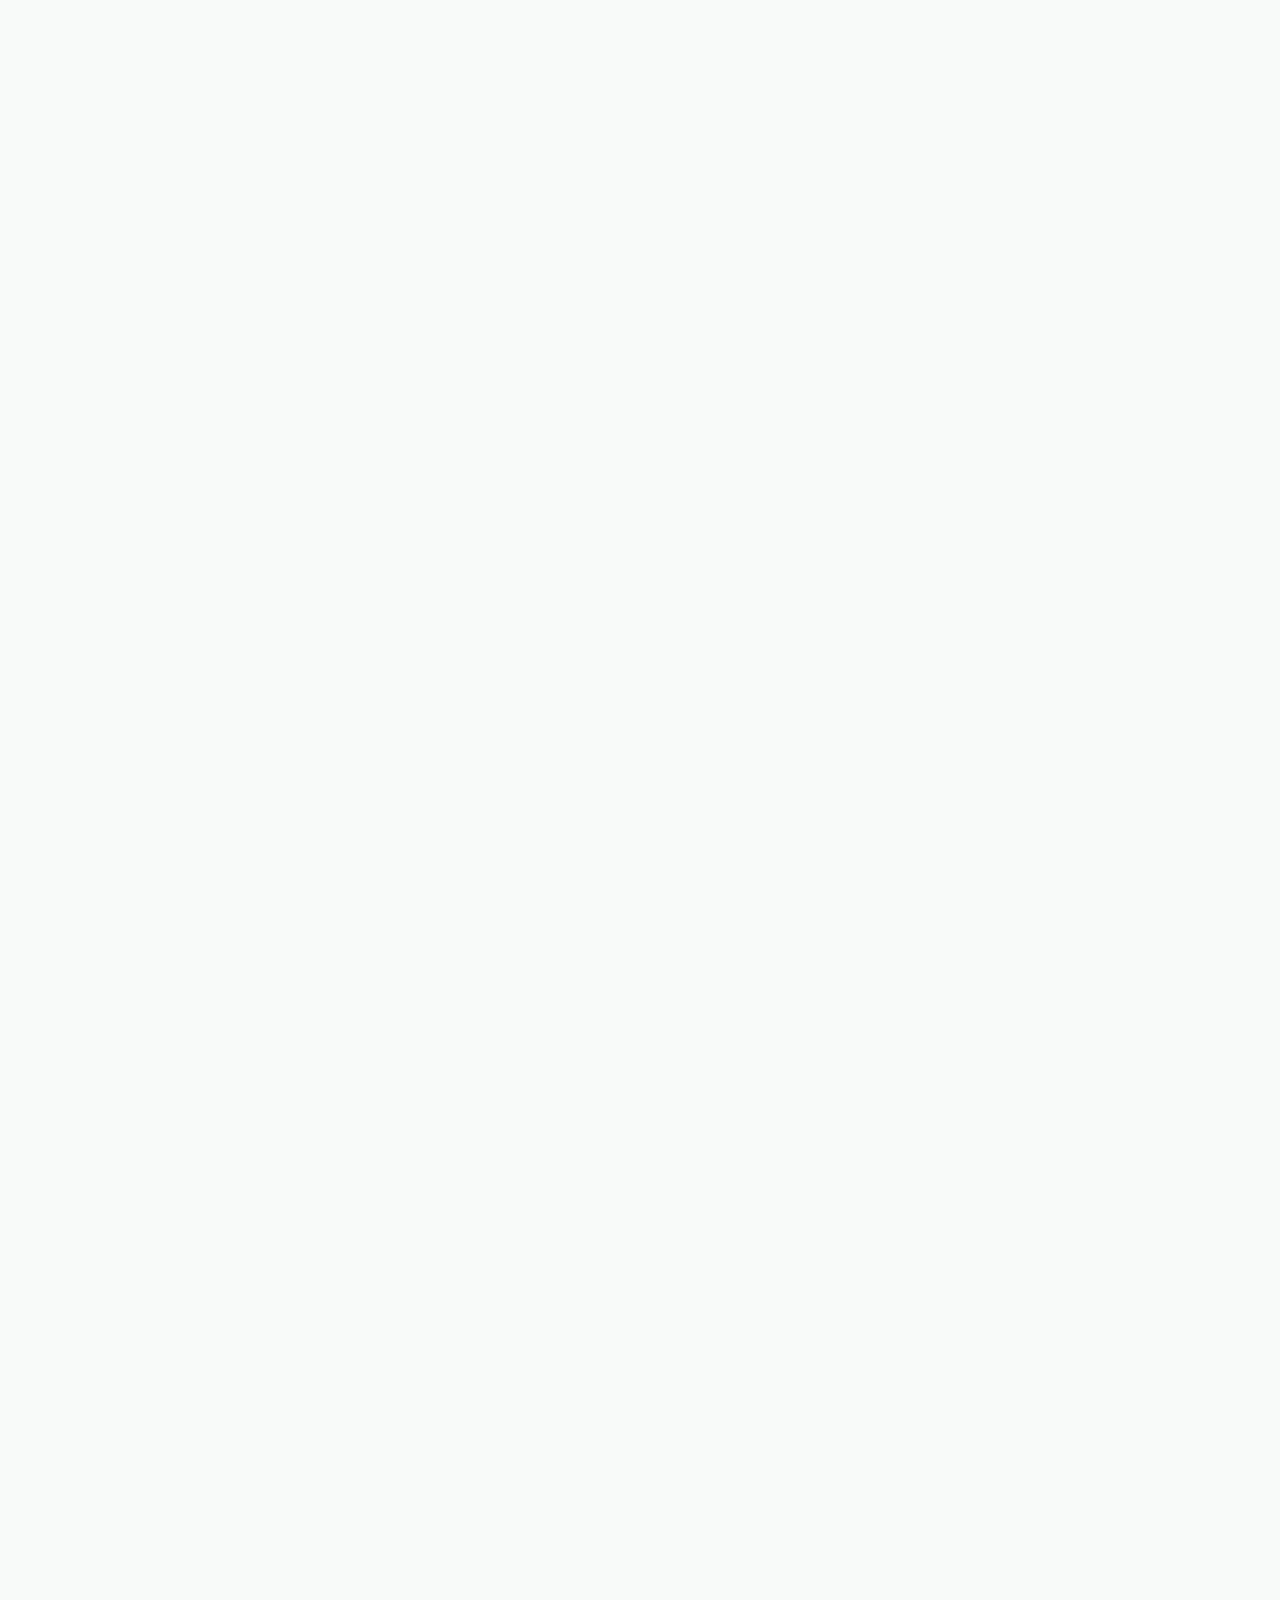
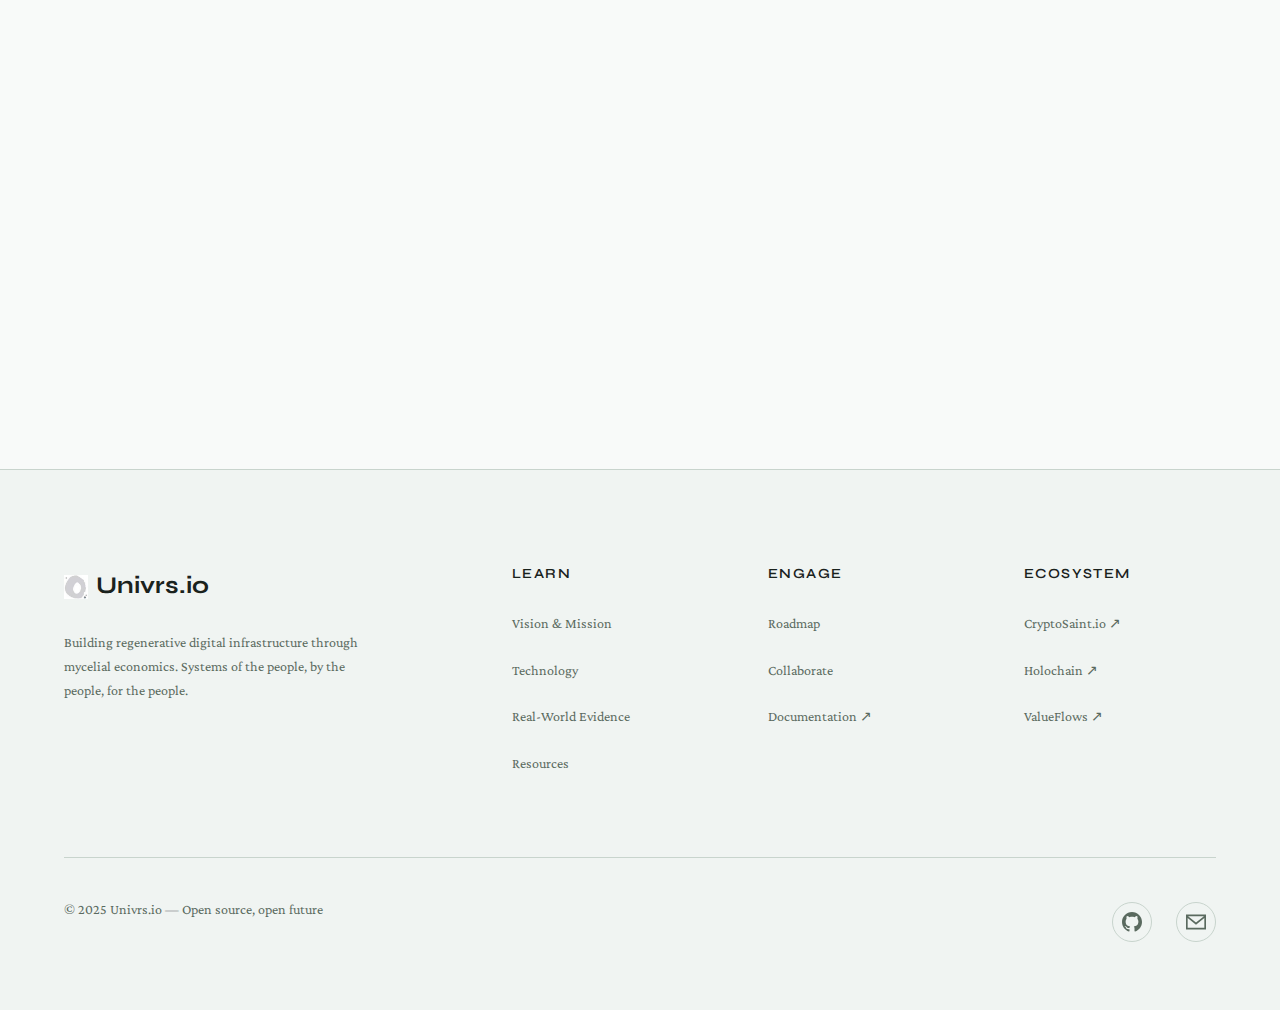
<file: roadmap.html>
<!DOCTYPE html>
<html lang="en" data-theme="dark">
<head>
  <meta charset="UTF-8">
  <meta name="viewport" content="width=device-width, initial-scale=1.0">
  <meta name="description" content="Univrs.io Roadmap — Phased implementation pathway from foundation building to full economic transition.">
  
  <title>Roadmap — Univrs.io</title>
  
  <link rel="stylesheet" href="css/styles.css">
  <link rel="icon" type="image/png" href="assets/logo.png">
</head>
<body>
  <!-- Navigation -->
  <nav class="nav">
    <div class="nav__inner">
      <a href="/" class="nav__logo">
        <span class="nav__logo-icon"><img src="assets/logo.png" alt="Univrs.io" style="width: 100%; height: 100%; object-fit: contain;"></span>
        Univrs.io
      </a>
      
      <button class="nav__toggle" aria-label="Toggle menu" aria-expanded="false">
        <span></span>
        <span></span>
        <span></span>
      </button>
      
      <div class="nav__menu">
        <ul class="nav__links">
          <li><a href="/" class="nav__link">Home</a></li>
          <li><a href="vision.html" class="nav__link">Vision</a></li>
          <li><a href="technology.html" class="nav__link">Technology</a></li>
          <li><a href="evidence.html" class="nav__link">Evidence</a></li>
          <li><a href="roadmap.html" class="nav__link active">Roadmap</a></li>
          <li><a href="collaborate.html" class="nav__link">Collaborate</a></li>
        </ul>
      </div>
      
      <button class="theme-toggle" aria-label="Toggle theme">🌙</button>
    </div>
  </nav>

  <!-- Page Header -->
  <section class="hero" style="min-height: 60vh;">
    <div class="hero__content">
      <p class="hero__tagline">Implementation Roadmap</p>
      <h1 class="hero__title">
        From vision to<br>
        <span class="text-gradient">living infrastructure</span>
      </h1>
      <p class="hero__subtitle">
        A phased approach based on successful community transitions worldwide—
        building foundations, developing networks, and enabling economic transformation.
      </p>
    </div>
  </section>

  <!-- Three Phases Overview -->
  <section class="container">
    <div class="grid grid--3 stagger-children">
      <div class="card" style="border-top: 4px solid var(--glow-cyan);">
        <span class="tag">Phase 1</span>
        <h3 class="mt-md">Foundation Building</h3>
        <p style="color: var(--glow-cyan); font-family: var(--font-display); font-weight: 600;">0-6 Months</p>
        <p class="card__text">Establish digital communication infrastructure, deploy volunteer management, create resource inventories, and build cross-community connections.</p>
      </div>
      
      <div class="card" style="border-top: 4px solid var(--glow-gold);">
        <span class="tag tag--gold">Phase 2</span>
        <h3 class="mt-md">Network Development</h3>
        <p style="color: var(--glow-gold); font-family: var(--font-display); font-weight: 600;">6-18 Months</p>
        <p class="card__text">Implement knowledge sharing platforms, establish resource circulation systems, create skill-sharing programs, and develop assessment metrics.</p>
      </div>
      
      <div class="card" style="border-top: 4px solid var(--spore-purple);">
        <span class="tag tag--purple">Phase 3</span>
        <h3 class="mt-md">Economic Transition</h3>
        <p style="color: var(--spore-purple); font-family: var(--font-display); font-weight: 600;">18+ Months</p>
        <p class="card__text">Launch cooperative enterprises, implement local production systems, create community-owned renewable energy, and establish bioregional trade networks.</p>
      </div>
    </div>
  </section>

  <!-- Phase 1 Detail -->
  <section class="container">
    <div class="reveal">
      <div class="section-header" style="text-align: left;">
        <span class="tag">Phase 1</span>
        <h2 class="mt-md">Foundation Building <span style="color: var(--text-secondary); font-weight: 400;">— 0-6 Months</span></h2>
      </div>
      
      <div class="timeline mt-xl">
        <div class="timeline__item">
          <div class="timeline__phase">Month 1-2</div>
          <h4 class="timeline__title">Digital Infrastructure</h4>
          <div class="timeline__content">
            <p>Establish communication channels using Slack/Discord for real-time coordination. Set up shared document systems (Google Drive, Notion) for collaborative knowledge building. Deploy project management tools (Trello, GitHub Projects) for task tracking.</p>
          </div>
        </div>
        
        <div class="timeline__item">
          <div class="timeline__phase">Month 2-3</div>
          <h4 class="timeline__title">Community Mapping</h4>
          <div class="timeline__content">
            <p>Create resource inventories using Airtable or similar. Map community skills, needs, and assets. Identify local businesses, service providers, and organizations willing to participate. Deploy Zelos for volunteer management.</p>
          </div>
        </div>
        
        <div class="timeline__item">
          <div class="timeline__phase">Month 3-4</div>
          <h4 class="timeline__title">Cross-Community Connections</h4>
          <div class="timeline__content">
            <p>Join bioregional platforms like Hylo. Connect with existing mutual credit networks through Community Exchange System. Establish relationships with aligned organizations and movements.</p>
          </div>
        </div>
        
        <div class="timeline__item">
          <div class="timeline__phase">Month 5-6</div>
          <h4 class="timeline__title">Governance Foundation</h4>
          <div class="timeline__content">
            <p>Deploy Loomio for decision-making. Establish core organizing team (5-10 committed individuals). Create appropriate legal structures—cooperatives for democratic ownership or non-profits for community benefit.</p>
          </div>
        </div>
      </div>
    </div>
  </section>

  <!-- Phase 2 Detail -->
  <section class="container">
    <div class="reveal">
      <div class="section-header" style="text-align: left;">
        <span class="tag tag--gold">Phase 2</span>
        <h2 class="mt-md">Network Development <span style="color: var(--text-secondary); font-weight: 400;">— 6-18 Months</span></h2>
      </div>
      
      <div class="timeline mt-xl">
        <div class="timeline__item">
          <div class="timeline__phase">Month 6-9</div>
          <h4 class="timeline__title">Knowledge Infrastructure</h4>
          <div class="timeline__content">
            <p>Implement comprehensive documentation systems. Create skill-sharing programs using video conferencing. Establish mentorship networks. Build training materials for new participants.</p>
          </div>
        </div>
        
        <div class="timeline__item">
          <div class="timeline__phase">Month 9-12</div>
          <h4 class="timeline__title">Resource Circulation Systems</h4>
          <div class="timeline__content">
            <p>Deploy Cyclos for mutual credit testing. Start with simple time banking or skills exchange. Pilot with committed early adopters before broader rollout. Document everything for learning.</p>
          </div>
        </div>
        
        <div class="timeline__item">
          <div class="timeline__phase">Month 12-15</div>
          <h4 class="timeline__title">Assessment & Metrics</h4>
          <div class="timeline__content">
            <p>Develop community resilience frameworks. Begin ecological health monitoring if relevant. Create feedback loops between economic activity and community/environmental outcomes. Iterate based on data.</p>
          </div>
        </div>
        
        <div class="timeline__item">
          <div class="timeline__phase">Month 15-18</div>
          <h4 class="timeline__title">Federation Preparation</h4>
          <div class="timeline__content">
            <p>Connect with other mutual credit networks through Credit Commons Protocol. Participate in bioregional economic networks. Document successful patterns for replication by other communities.</p>
          </div>
        </div>
      </div>
    </div>
  </section>

  <!-- Phase 3 Detail -->
  <section class="container">
    <div class="reveal">
      <div class="section-header" style="text-align: left;">
        <span class="tag tag--purple">Phase 3</span>
        <h2 class="mt-md">Economic Transition <span style="color: var(--text-secondary); font-weight: 400;">— 18+ Months</span></h2>
      </div>
      
      <div class="timeline mt-xl">
        <div class="timeline__item">
          <div class="timeline__phase">Month 18-24</div>
          <h4 class="timeline__title">Cooperative Enterprise</h4>
          <div class="timeline__content">
            <p>Launch worker-owned businesses using collaborative planning. Implement local production systems. Focus on meeting identified community needs with community-owned solutions.</p>
          </div>
        </div>
        
        <div class="timeline__item">
          <div class="timeline__phase">Month 24-30</div>
          <h4 class="timeline__title">Energy Independence</h4>
          <div class="timeline__content">
            <p>Create community-owned renewable energy systems. Deploy IoT sensors for production monitoring. Connect to platforms like IOEN for carbon credit access. Build energy resilience.</p>
          </div>
        </div>
        
        <div class="timeline__item">
          <div class="timeline__phase">Month 30-36</div>
          <h4 class="timeline__title">Bioregional Integration</h4>
          <div class="timeline__content">
            <p>Establish bioregional trade networks with neighboring communities. Connect economic flows to ecological health metrics. Create currencies backed by regenerative outcomes.</p>
          </div>
        </div>
        
        <div class="timeline__item">
          <div class="timeline__phase">Ongoing</div>
          <h4 class="timeline__title">Continuous Evolution</h4>
          <div class="timeline__content">
            <p>Iterate based on feedback. Share learnings with broader movement. Support new communities starting their journeys. Build toward federation of regenerative economies.</p>
          </div>
        </div>
      </div>
    </div>
  </section>

  <!-- Technical Track: PlanetServe Integration -->
  <section class="container">
    <div class="reveal">
      <div class="section-header" style="text-align: left;">
        <span class="tag" style="background: linear-gradient(135deg, var(--glow-cyan), var(--spore-purple));">Technical Track</span>
        <h2 class="mt-md">PlanetServe Integration <span style="color: var(--text-secondary); font-weight: 400;">— Scaling Infrastructure</span></h2>
      </div>

      <div class="timeline mt-xl">
        <div class="timeline__item">
          <div class="timeline__phase">Weeks 1-2</div>
          <h4 class="timeline__title">Reputation Scoring System</h4>
          <div class="timeline__content">
            <p>Implement core reputation data structures with asymmetric punishment. Create NodeReputation with sliding window analysis. Add ReputationStore trait to StateStore. Integrate with scheduler weight calculations for trust-based resource allocation.</p>
          </div>
        </div>

        <div class="timeline__item">
          <div class="timeline__phase">Weeks 3-4</div>
          <h4 class="timeline__title">Hash-Radix Tree (HR-Tree)</h4>
          <div class="timeline__content">
            <p>Implement HR-tree data structure with 8-bit hash fingerprints. Create chunking and hashing algorithms. Add delta synchronization protocol for efficient network updates. Integrate with cluster manager for workload distribution.</p>
          </div>
        </div>

        <div class="timeline__item">
          <div class="timeline__phase">Weeks 5-6</div>
          <h4 class="timeline__title">S-IDA Anonymous Communication</h4>
          <div class="timeline__content">
            <p>Implement GF(2^8) arithmetic, Rabin's IDA for message splitting, and Shamir's Secret Sharing for key distribution. Create proxy establishment protocol. Integrate with CryptoSaint for anonymous credit transactions.</p>
          </div>
        </div>

        <div class="timeline__item">
          <div class="timeline__phase">Future</div>
          <h4 class="timeline__title">BFT Verification Committee</h4>
          <div class="timeline__content">
            <p>Integrate Tendermint consensus. Implement challenge prompt generation and perplexity scoring. Create two-phase voting protocol (Pre-Vote → Pre-Commit). Deploy VRF leader election and committee rotation mechanism.</p>
          </div>
        </div>
      </div>

      <div class="mt-lg" style="display: flex; gap: var(--space-md);">
        <a href="https://arxiv.org/abs/2504.20101" target="_blank" class="btn btn--outline">Research Paper →</a>
        <a href="technology.html#scaling" class="btn btn--ghost">View Technology Details</a>
      </div>
    </div>
  </section>

  <!-- Policy Track -->
  <section class="container">
    <div class="section-header reveal">
      <span class="tag">Parallel Track</span>
      <h2 class="mt-md">Policy & Advocacy</h2>
      <p>While building community infrastructure, we simultaneously advocate for systemic change.</p>
    </div>
    
    <div class="grid grid--3 stagger-children">
      <div class="card">
        <h4 class="card__title">Research & Analysis</h4>
        <p class="card__text">
          Study existing cloud services and government initiatives like FedRAMP. Analyze current laws and policies. 
          Identify regulatory pathways and challenges. Build evidence base for policy proposals.
        </p>
      </div>
      
      <div class="card">
        <h4 class="card__title">Coalition Building</h4>
        <p class="card__text">
          Partner with technology advocacy groups and think tanks. Engage grassroots organizations and civil rights groups. 
          Approach policymakers and legislators who champion digital rights.
        </p>
      </div>
      
      <div class="card">
        <h4 class="card__title">Public Engagement</h4>
        <p class="card__text">
          Raise awareness through public campaigns. Draft policy proposals and white papers. Demonstrate feasibility 
          through pilot projects. Build broad-based support for public cloud infrastructure.
        </p>
      </div>
    </div>
  </section>

  <!-- Success Factors -->
  <section class="container container--narrow">
    <div class="reveal">
      <h2>Critical Success <span class="text-gradient">Factors</span></h2>
      <div class="prose mt-lg">
        <p>
          Research on commons management reveals that <strong>90%+ of intentional communities fail</strong>. 
          The difference between success and failure often comes down to design principles, not idealism.
        </p>
      </div>
      
      <div class="grid grid--2 mt-xl" style="gap: var(--space-lg);">
        <div class="card" style="border-left: 4px solid var(--glow-cyan);">
          <h4 class="card__title">✓ What Works</h4>
          <ul style="color: var(--text-secondary); padding-left: var(--space-md); font-size: var(--text-sm); line-height: 2;">
            <li>Clear membership boundaries</li>
            <li>Explicit decision-making processes</li>
            <li>Proportional benefits to contributions</li>
            <li>Multiple revenue streams</li>
            <li>Professional financial management</li>
            <li>Conflict resolution mechanisms</li>
            <li>Graduated sanctions for violations</li>
            <li>Balance idealism with market engagement</li>
          </ul>
        </div>
        
        <div class="card" style="border-left: 4px solid rgba(255, 100, 100, 0.5);">
          <h4 class="card__title">✗ Common Failures</h4>
          <ul style="color: var(--text-secondary); padding-left: var(--space-md); font-size: var(--text-sm); line-height: 2;">
            <li>Open admission without screening</li>
            <li>Undefined decision processes</li>
            <li>Unrealistic economic models</li>
            <li>Single revenue dependency</li>
            <li>Amateur financial handling</li>
            <li>No conflict resolution system</li>
            <li>All-or-nothing enforcement</li>
            <li>Ideology over practicality</li>
          </ul>
        </div>
      </div>
    </div>
  </section>

  <!-- Current Status -->
  <section class="container">
    <div class="section-header reveal">
      <h2>Where We Are Now</h2>
      <p>Transparent about our current stage and what comes next.</p>
    </div>
    
    <div class="reveal">
      <div class="evidence-card" style="max-width: none;">
        <div class="grid grid--2" style="gap: var(--space-xl);">
          <div>
            <span class="tag">Current Stage</span>
            <h3 class="mt-md">Foundation & Advocacy</h3>
            <div class="prose">
              <p>
                Univrs.io is currently in the foundation-building phase, combining technology exploration 
                with policy advocacy. We're developing educational resources, building coalitions, and 
                piloting tools while advocating for publicly-funded cloud infrastructure.
              </p>
              <p>
                The <a href="https://book.univrs.io/docs/" target="_blank">documentation site</a> contains extensive 
                technical material on distributed systems, Rust programming, and cloud-native patterns. 
                This represents genuine investment in understanding the technologies required.
              </p>
            </div>
          </div>
          <div>
            <span class="tag tag--gold">What's Needed</span>
            <h3 class="mt-md">Collaborators & Resources</h3>
            <div class="prose">
              <p>
                Moving from exploration to implementation requires a team: engineers to build, economists 
                to model, community organizers to deploy, policy advocates to change systems.
              </p>
              <p>
                We're seeking partnerships with aligned organizations, funding to support development, 
                and pilot communities ready to test regenerative economic tools.
              </p>
            </div>
            <a href="collaborate.html" class="btn btn--primary mt-md">Join Us →</a>
          </div>
        </div>
      </div>
    </div>
  </section>

  <!-- CTA -->
  <section class="container container--narrow text-center" style="padding: var(--space-3xl) 0;">
    <div class="reveal">
      <h2>Ready to <span class="text-gradient">Contribute</span>?</h2>
      <p class="mt-md" style="font-size: var(--text-lg);">
        Every journey starts with a single step. Whether you're a developer, economist, 
        organizer, or advocate—there's a role for you in building regenerative infrastructure.
      </p>
      <div class="hero__cta mt-lg">
        <a href="collaborate.html" class="btn btn--primary">See How to Help →</a>
        <a href="resources.html" class="btn btn--outline">Explore Resources</a>
      </div>
    </div>
  </section>

  <!-- Footer -->
  <footer class="footer">
    <div class="container">
      <div class="footer__grid">
        <div class="footer__brand">
          <div class="footer__logo"><img src="assets/logo.png" alt="Univrs.io" style="width: 24px; height: 24px; vertical-align: middle; margin-right: 8px;">Univrs.io</div>
          <p class="footer__desc">Building regenerative digital infrastructure through mycelial economics. Systems of the people, by the people, for the people.</p>
        </div>
        
        <div>
          <h4 class="footer__title">Learn</h4>
          <ul class="footer__links">
            <li><a href="vision.html">Vision & Mission</a></li>
            <li><a href="technology.html">Technology</a></li>
            <li><a href="evidence.html">Real-World Evidence</a></li>
            <li><a href="resources.html">Resources</a></li>
          </ul>
        </div>
        
        <div>
          <h4 class="footer__title">Engage</h4>
          <ul class="footer__links">
            <li><a href="roadmap.html">Roadmap</a></li>
            <li><a href="collaborate.html">Collaborate</a></li>
            <li><a href="https://book.univrs.io/docs/" target="_blank">Documentation ↗</a></li>
          </ul>
        </div>
        
        <div>
          <h4 class="footer__title">Ecosystem</h4>
          <ul class="footer__links">
            <li><a href="https://cryptosaint.io" target="_blank">CryptoSaint.io ↗</a></li>
            <li><a href="https://holochain.org" target="_blank">Holochain ↗</a></li>
            <li><a href="https://valueflo.ws" target="_blank">ValueFlows ↗</a></li>
          </ul>
        </div>
      </div>
      
      <div class="footer__bottom">
        <p>© 2025 Univrs.io — Open source, open future</p>
        <div class="footer__social">
          <a href="https://github.com/univrs/" target="_blank" aria-label="GitHub">
            <svg width="20" height="20" viewBox="0 0 24 24" fill="currentColor"><path d="M12 0c-6.626 0-12 5.373-12 12 0 5.302 3.438 9.8 8.207 11.387.599.111.793-.261.793-.577v-2.234c-3.338.726-4.033-1.416-4.033-1.416-.546-1.387-1.333-1.756-1.333-1.756-1.089-.745.083-.729.083-.729 1.205.084 1.839 1.237 1.839 1.237 1.07 1.834 2.807 1.304 3.492.997.107-.775.418-1.305.762-1.604-2.665-.305-5.467-1.334-5.467-5.931 0-1.311.469-2.381 1.236-3.221-.124-.303-.535-1.524.117-3.176 0 0 1.008-.322 3.301 1.23.957-.266 1.983-.399 3.003-.404 1.02.005 2.047.138 3.006.404 2.291-1.552 3.297-1.23 3.297-1.23.653 1.653.242 2.874.118 3.176.77.84 1.235 1.911 1.235 3.221 0 4.609-2.807 5.624-5.479 5.921.43.372.823 1.102.823 2.222v3.293c0 .319.192.694.801.576 4.765-1.589 8.199-6.086 8.199-11.386 0-6.627-5.373-12-12-12z"/></svg>
          </a>
          <a href="mailto:ardeshir.org@gmail.com" aria-label="Email">
            <svg width="20" height="20" viewBox="0 0 24 24" fill="currentColor"><path d="M0 3v18h24v-18h-24zm21.518 2l-9.518 7.713-9.518-7.713h19.036zm-19.518 14v-11.817l10 8.104 10-8.104v11.817h-20z"/></svg>
          </a>
        </div>
      </div>
    </div>
  </footer>

  <script src="js/main.js"></script>
</body>
</html>
</file>
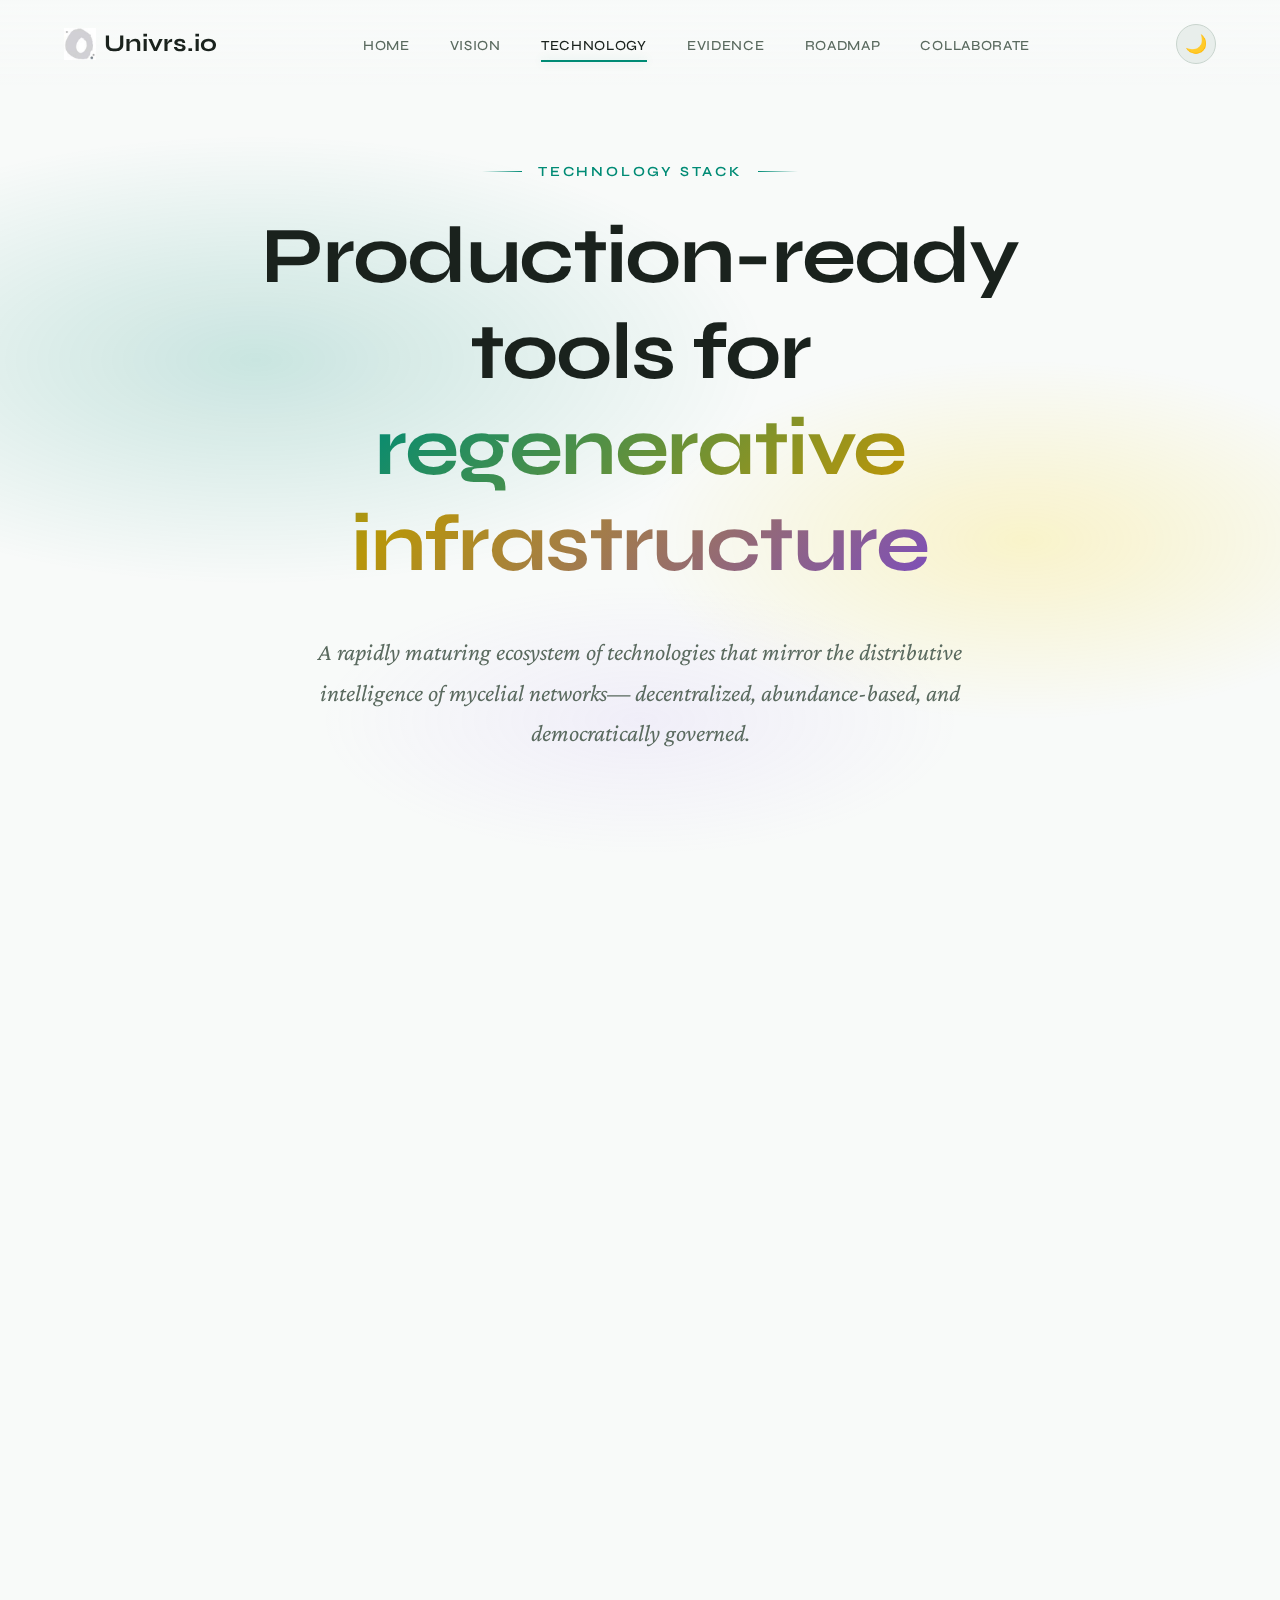
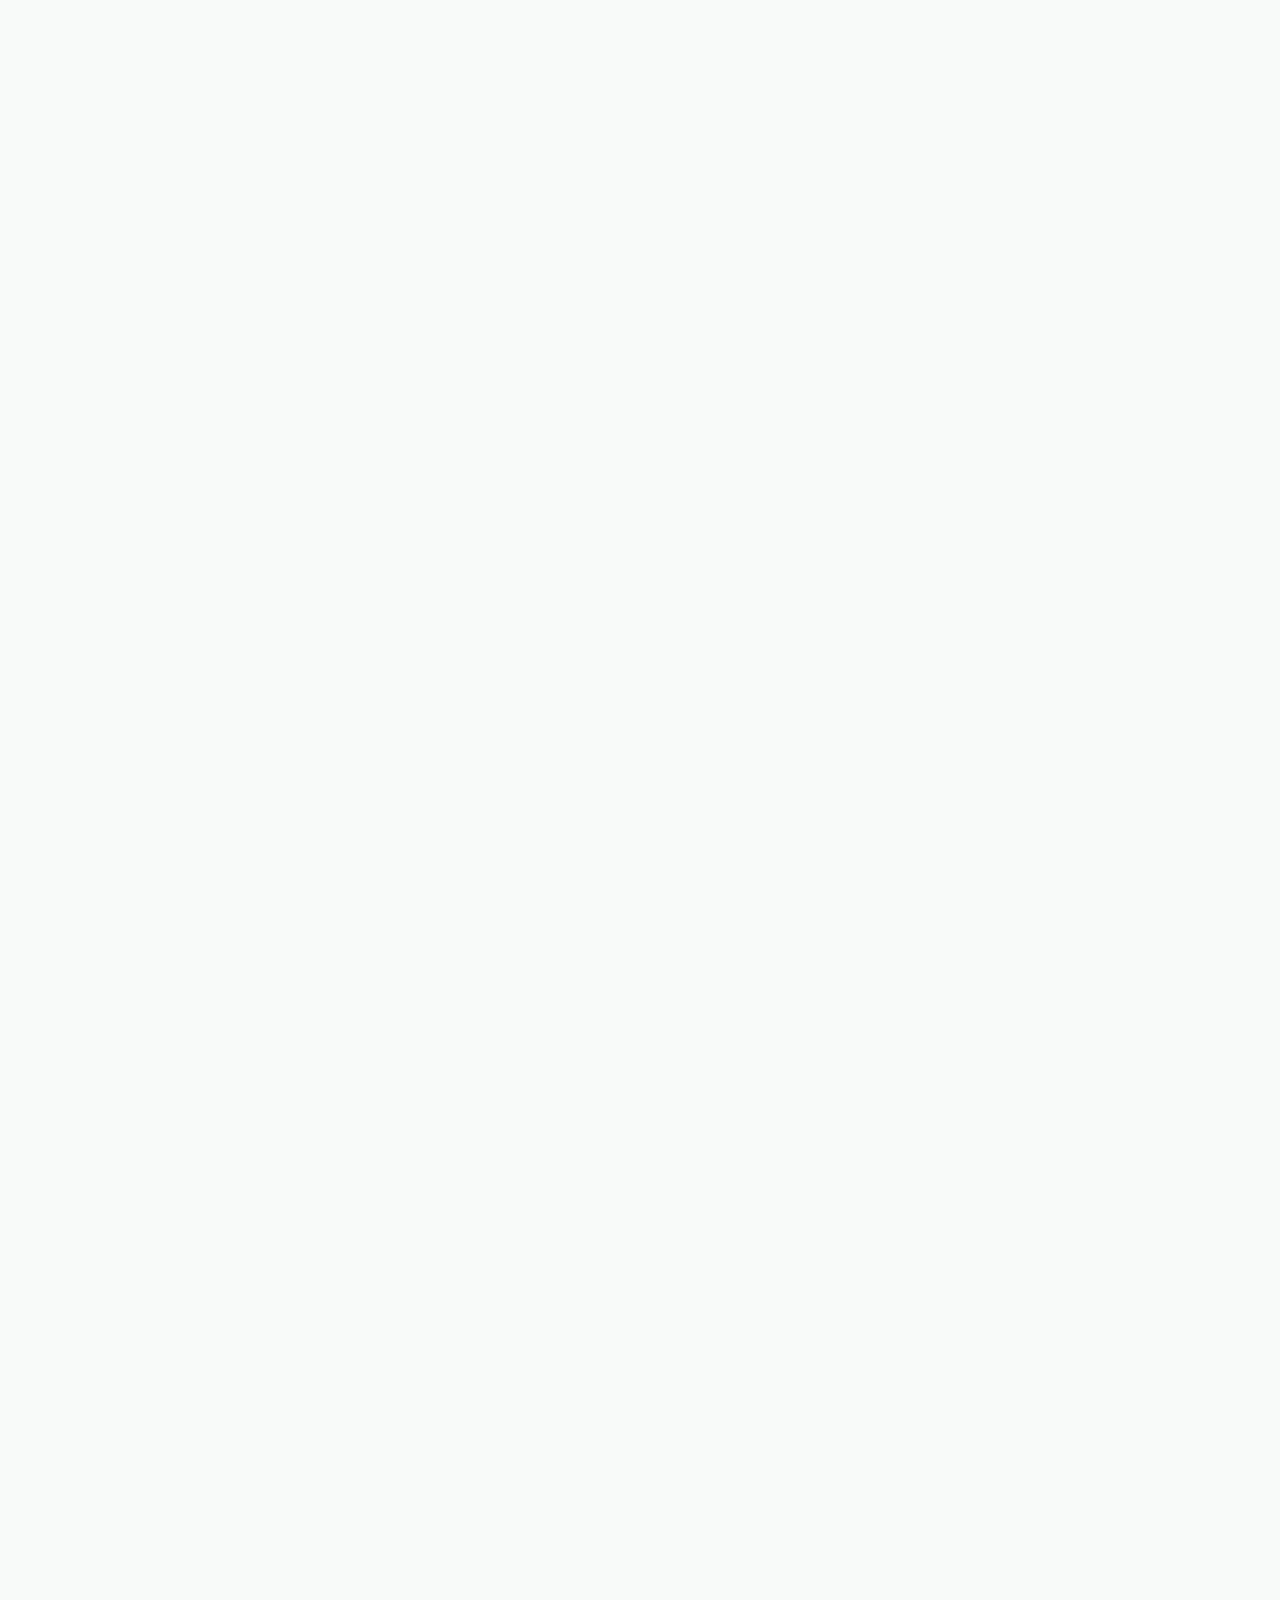
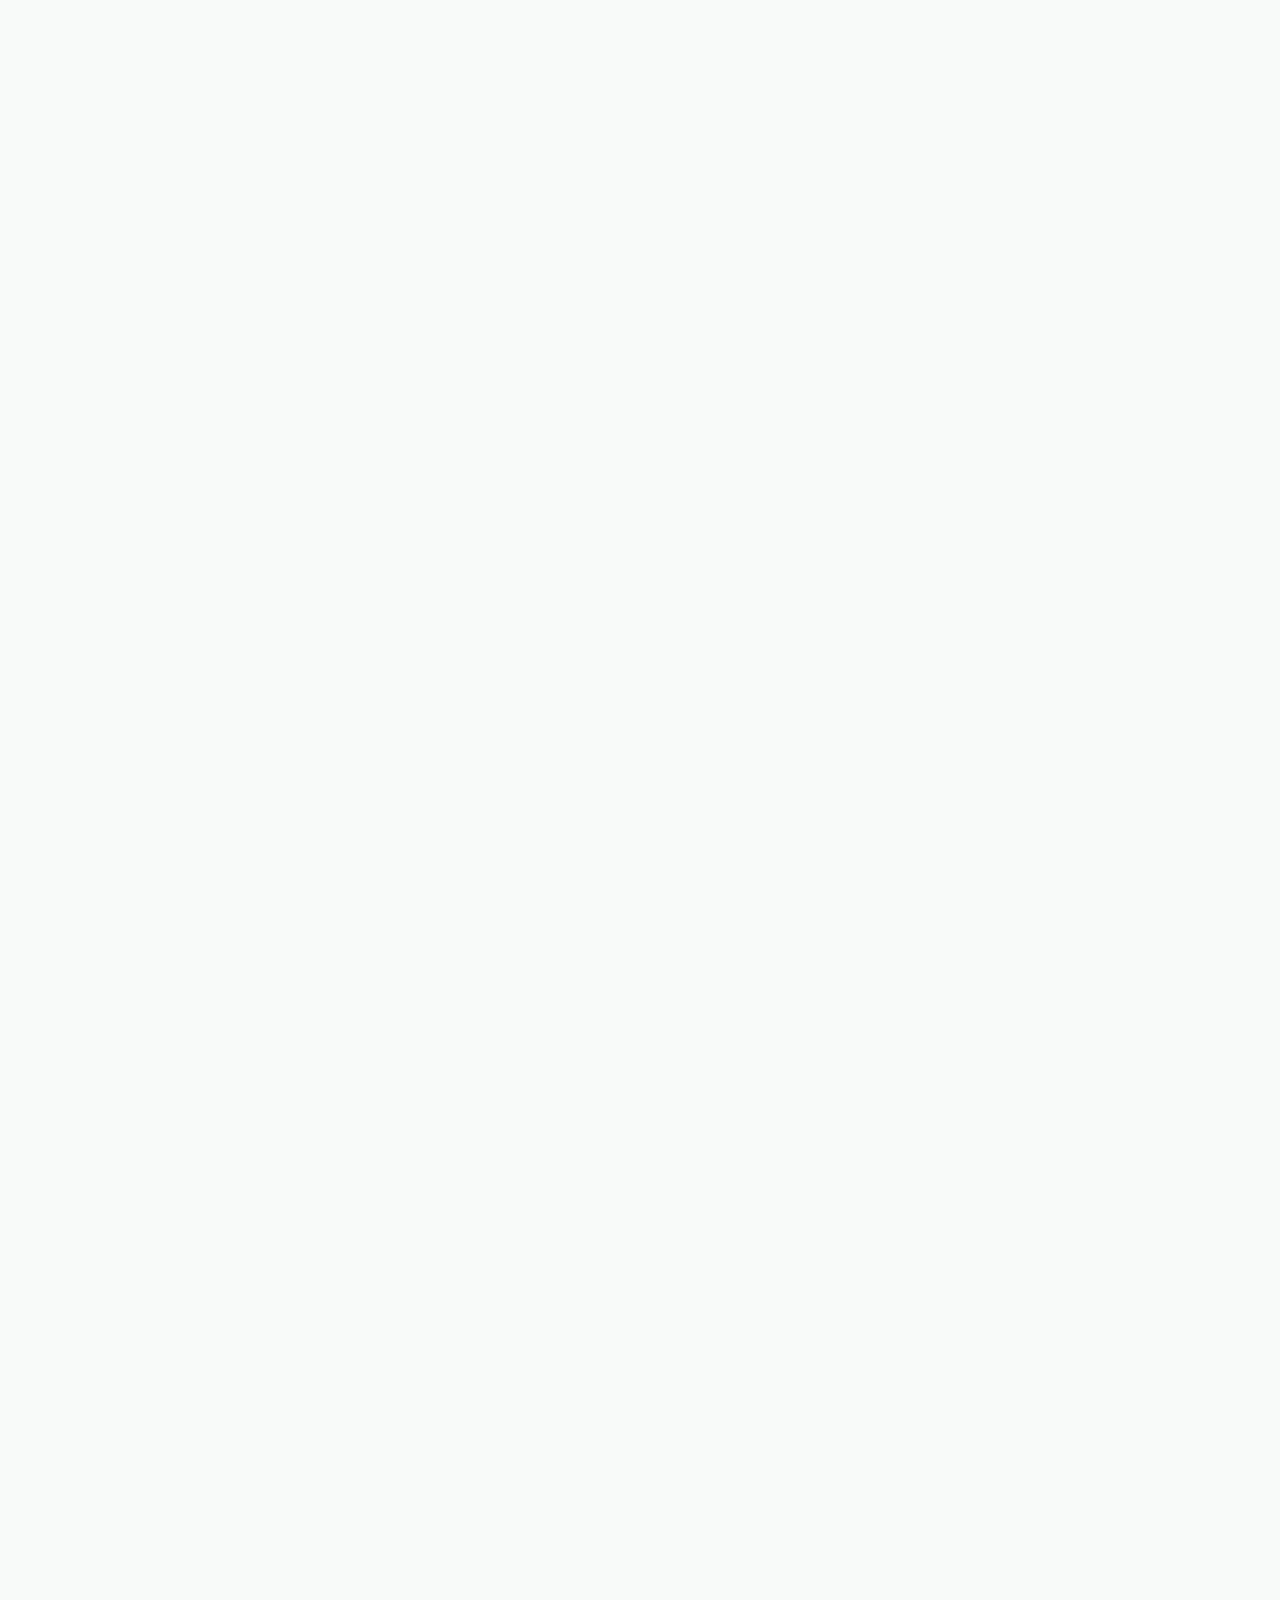
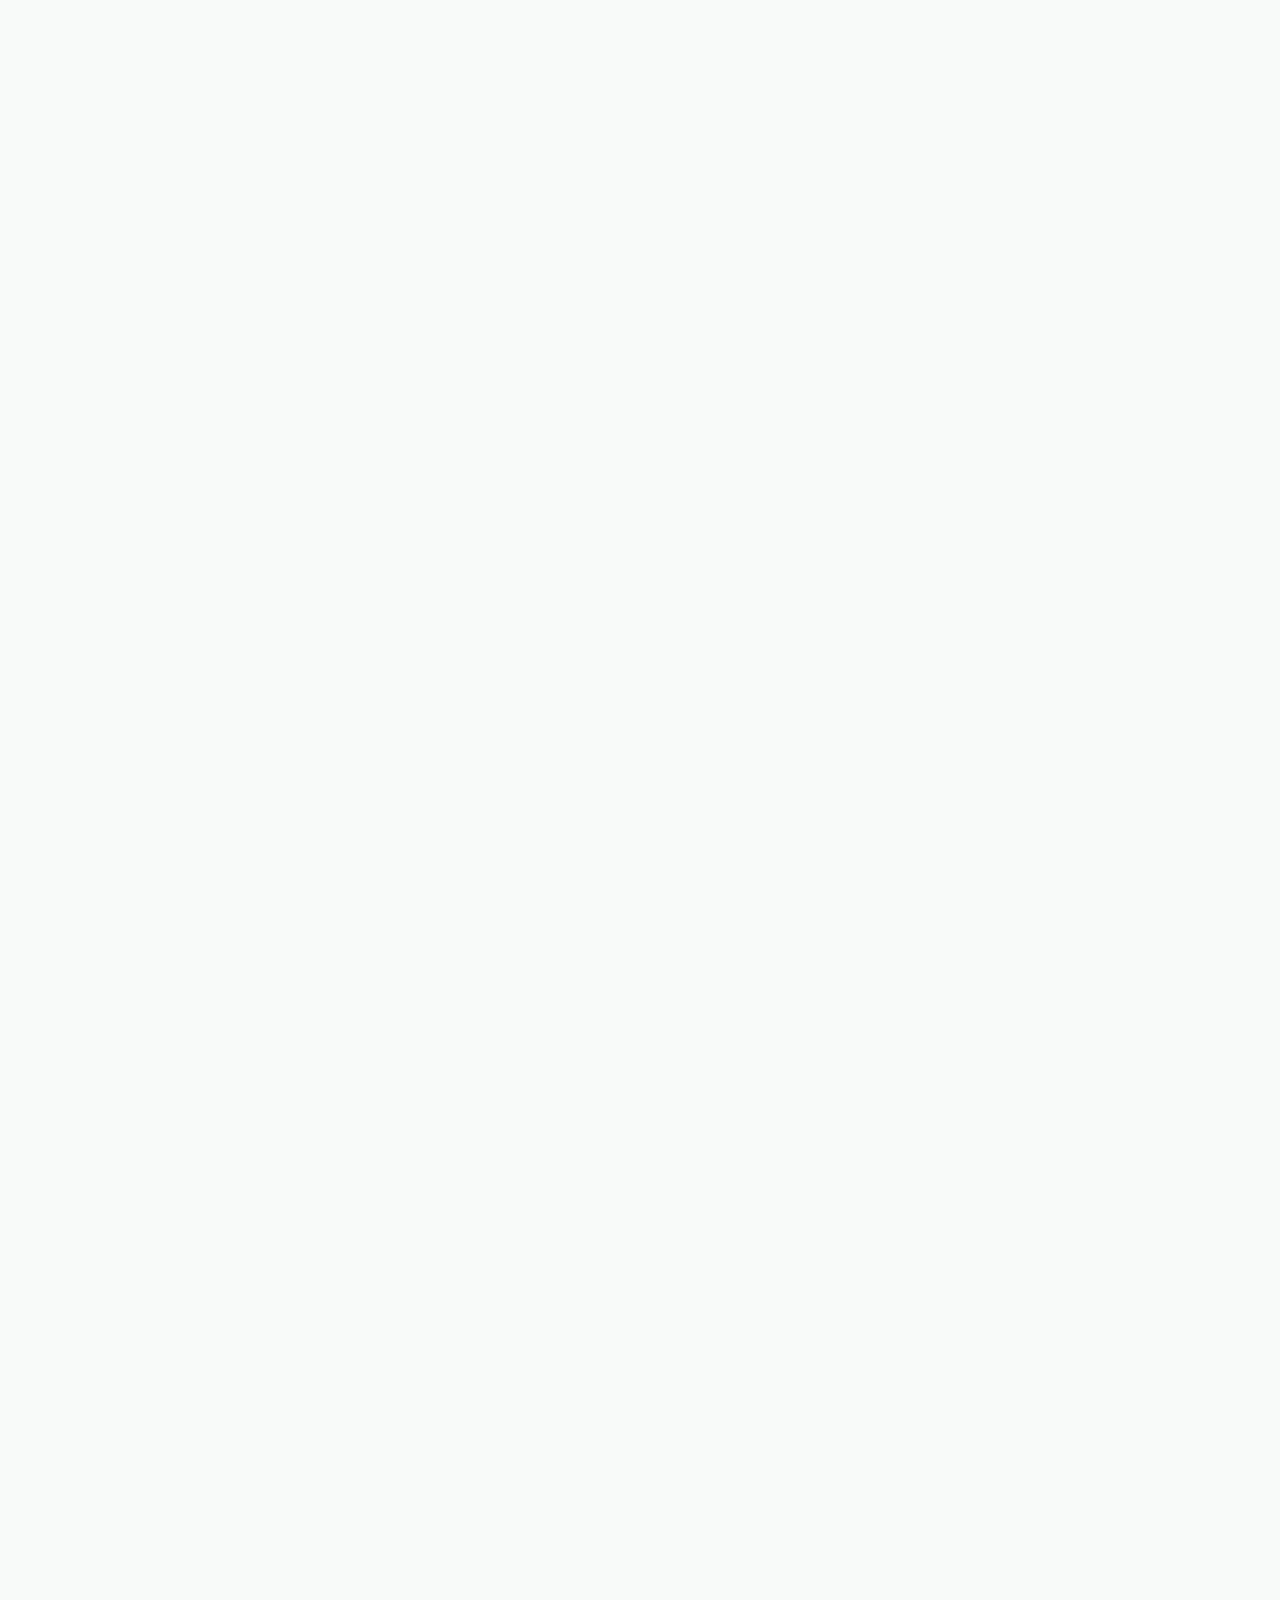
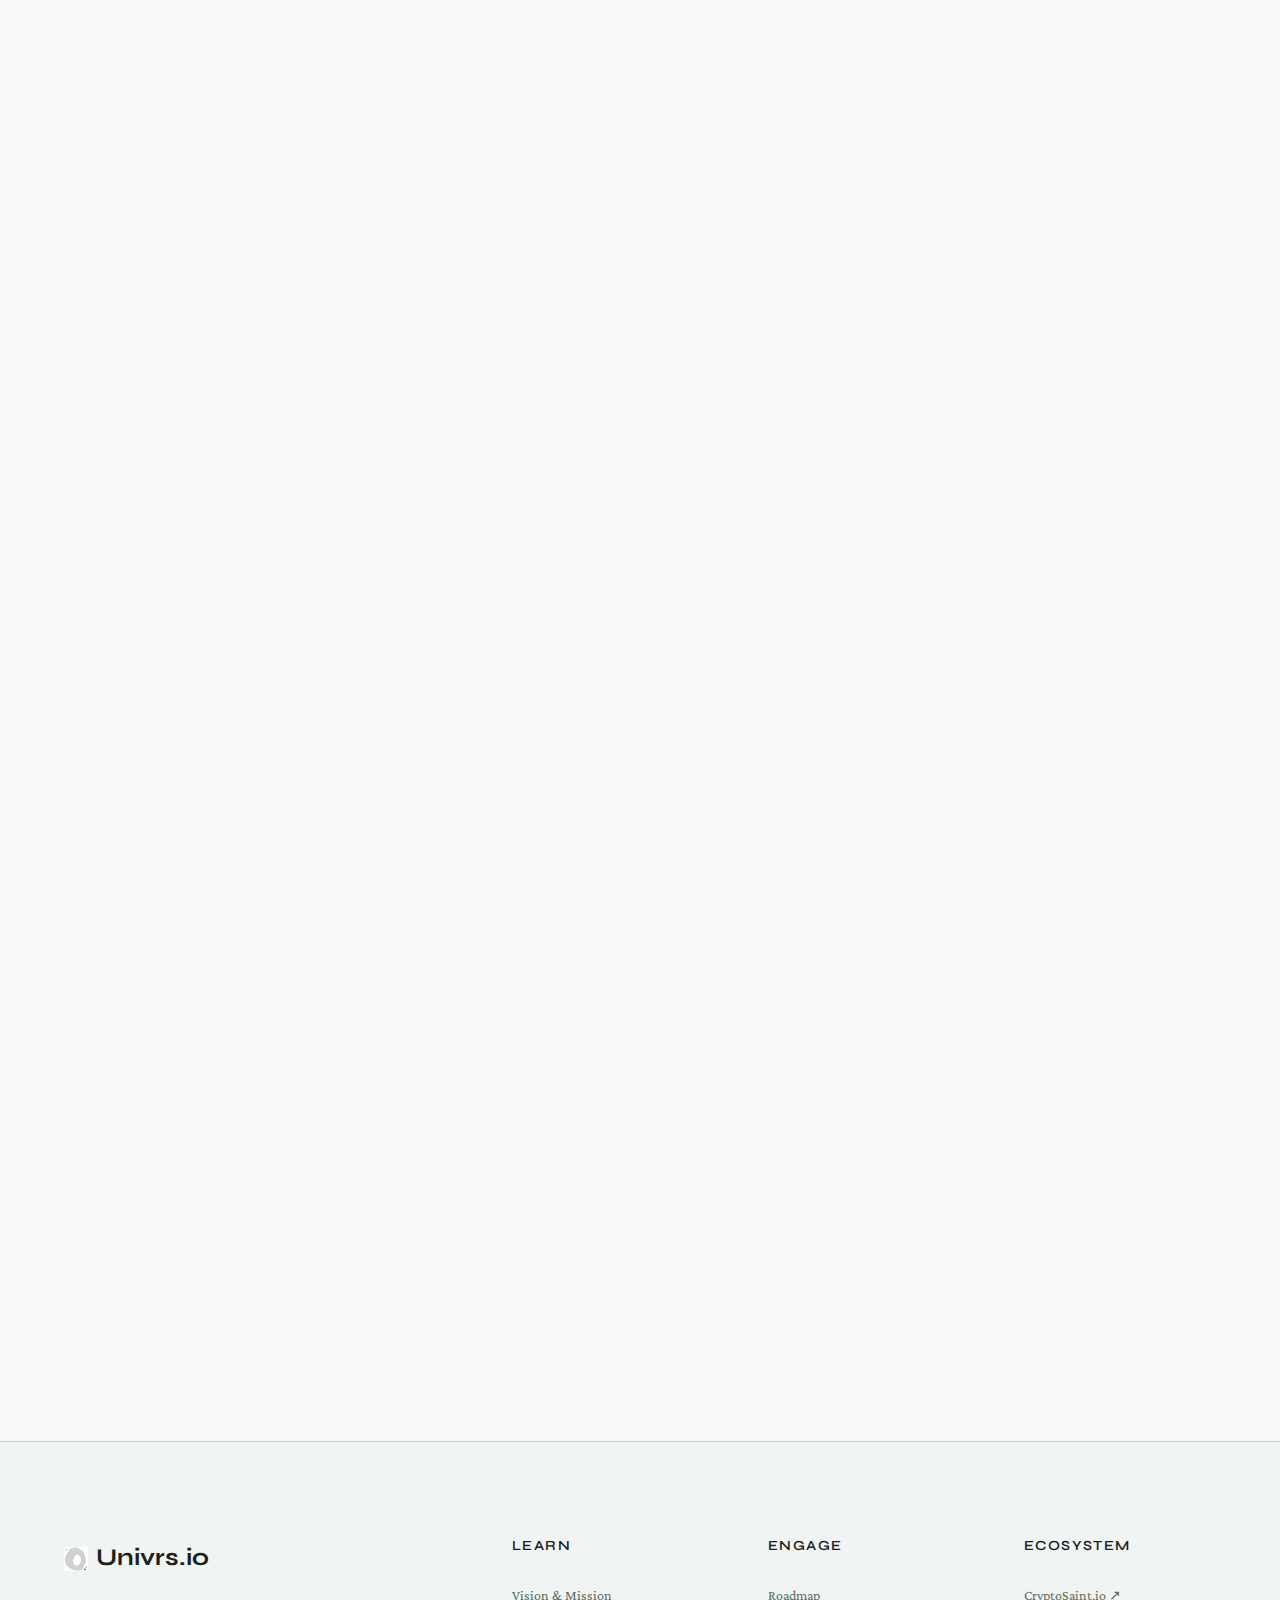
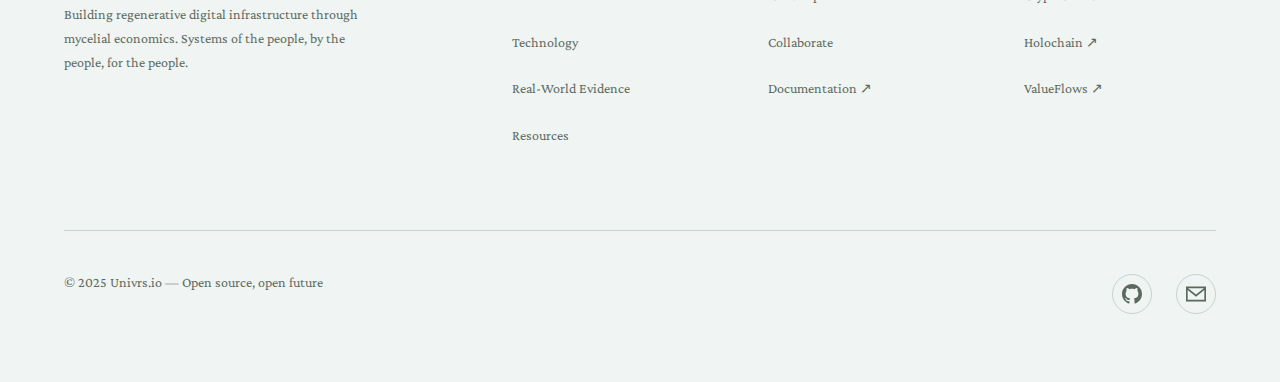
<file: technology.html>
<!DOCTYPE html>
<html lang="en" data-theme="dark">
<head>
  <meta charset="UTF-8">
  <meta name="viewport" content="width=device-width, initial-scale=1.0">
  <meta name="description" content="Univrs.io Technology Stack — Holochain, hREA, Cyclos, IPFS, and the tools powering regenerative digital infrastructure.">
  
  <title>Technology Stack — Univrs.io</title>
  
  <link rel="stylesheet" href="css/styles.css">
  <link rel="icon" type="image/png" href="assets/logo.png">
</head>
<body>
  <!-- Navigation -->
  <nav class="nav">
    <div class="nav__inner">
      <a href="/" class="nav__logo">
        <span class="nav__logo-icon"><img src="assets/logo.png" alt="Univrs.io" style="width: 100%; height: 100%; object-fit: contain;"></span>
        Univrs.io
      </a>
      
      <button class="nav__toggle" aria-label="Toggle menu" aria-expanded="false">
        <span></span>
        <span></span>
        <span></span>
      </button>
      
      <div class="nav__menu">
        <ul class="nav__links">
          <li><a href="/" class="nav__link">Home</a></li>
          <li><a href="vision.html" class="nav__link">Vision</a></li>
          <li><a href="technology.html" class="nav__link active">Technology</a></li>
          <li><a href="evidence.html" class="nav__link">Evidence</a></li>
          <li><a href="roadmap.html" class="nav__link">Roadmap</a></li>
          <li><a href="collaborate.html" class="nav__link">Collaborate</a></li>
        </ul>
      </div>
      
      <button class="theme-toggle" aria-label="Toggle theme">🌙</button>
    </div>
  </nav>

  <!-- Page Header -->
  <section class="hero" style="min-height: 60vh;">
    <div class="hero__content">
      <p class="hero__tagline">Technology Stack</p>
      <h1 class="hero__title">
        Production-ready tools for<br>
        <span class="text-gradient">regenerative infrastructure</span>
      </h1>
      <p class="hero__subtitle">
        A rapidly maturing ecosystem of technologies that mirror the distributive intelligence of mycelial networks—
        decentralized, abundance-based, and democratically governed.
      </p>
    </div>
  </section>

  <!-- Foundation Layer -->
  <section class="container">
    <div class="section-header reveal">
      <span class="tag">Foundation Layer</span>
      <h2 class="mt-md">Decentralized Infrastructure</h2>
      <p>Core technologies that enable peer-to-peer coordination without centralized control.</p>
    </div>
    
    <div class="tech-grid stagger-children">
      <div class="tech-card">
        <div class="tech-card__header">
          <div class="tech-card__icon">🔷</div>
          <div>
            <div class="tech-card__name">Holochain</div>
            <div class="tech-card__category">Agent-Centric Architecture</div>
          </div>
        </div>
        <p class="tech-card__desc">
          Unlike blockchain's energy-intensive global consensus, Holochain's agent-centric architecture allows each participant 
          to maintain their own data chain while participating in a shared distributed hash table. Creates networks that 
          function like living organisms—each node sovereign, yet coordinated.
        </p>
        <a href="https://holochain.org" target="_blank" class="btn btn--ghost">holochain.org →</a>
      </div>
      
      <div class="tech-card">
        <div class="tech-card__header">
          <div class="tech-card__icon">📦</div>
          <div>
            <div class="tech-card__name">hREA</div>
            <div class="tech-card__category">Economic Coordination</div>
          </div>
        </div>
        <p class="tech-card__desc">
          Holochain Resource-Event-Agent framework enables comprehensive economic modeling that accounts for social and 
          environmental externalities. NY Textile Lab uses hREA for transparent local supply chains with climate impact tracking. 
          Sensorica has operated as an open value network for 11 years.
        </p>
        <a href="https://github.com/h-REA" target="_blank" class="btn btn--ghost">GitHub →</a>
      </div>
      
      <div class="tech-card">
        <div class="tech-card__header">
          <div class="tech-card__icon">🌐</div>
          <div>
            <div class="tech-card__name">IPFS</div>
            <div class="tech-card__category">Distributed Storage</div>
          </div>
        </div>
        <p class="tech-card__desc">
          InterPlanetary File System uses content-addressing rather than location-based retrieval. Self-healing networks where 
          content remains accessible as long as any node stores it. Over 9,000 Web3 projects already use IPFS for transparent 
          governance data.
        </p>
        <a href="https://ipfs.tech" target="_blank" class="btn btn--ghost">ipfs.tech →</a>
      </div>
      
      <div class="tech-card">
        <div class="tech-card__header">
          <div class="tech-card__icon">🍄</div>
          <div>
            <div class="tech-card__name">ThreeFold Mycelium</div>
            <div class="tech-card__category">Networking Layer</div>
          </div>
        </div>
        <p class="tech-card__desc">
          Quantum-safe, end-to-end encrypted overlay networks that explicitly mirror natural mycelial structures. Currently
          supporting ~100,000 users per network with automatic load balancing and optimized data pipelines for decentralized
          community operations.
        </p>
        <a href="https://threefold.io" target="_blank" class="btn btn--ghost">threefold.io →</a>
      </div>
    </div>
  </section>

  <!-- Scaling Layer -->
  <section class="container">
    <div class="section-header reveal">
      <span class="tag tag--purple">Scaling Layer</span>
      <h2 class="mt-md">PlanetServe Integration</h2>
      <p>Decentralized infrastructure for scalable, privacy-preserving distributed computing based on cutting-edge research.</p>
    </div>

    <div class="tech-grid stagger-children">
      <div class="tech-card">
        <div class="tech-card__header">
          <div class="tech-card__icon">⭐</div>
          <div>
            <div class="tech-card__name">Reputation Scoring</div>
            <div class="tech-card__category">Trust Infrastructure</div>
          </div>
        </div>
        <p class="tech-card__desc">
          Asymmetric reward/punishment system that incentivizes honest behavior. Uses sliding window analysis with
          the formula R(T) = α·R(T-1) + β·C(T) where punishment factors apply exponentially for repeated violations.
          Nodes below trust threshold are automatically excluded from resource allocation.
        </p>
      </div>

      <div class="tech-card">
        <div class="tech-card__header">
          <div class="tech-card__icon">🌳</div>
          <div>
            <div class="tech-card__name">Hash-Radix Tree (HR-Tree)</div>
            <div class="tech-card__category">Workload Distribution</div>
          </div>
        </div>
        <p class="tech-card__desc">
          Distributed data structure using 8-bit hash fingerprints for efficient content-based routing.
          Delta synchronization reduces network overhead by 10x compared to full broadcasts. Load-balanced
          node selection ensures optimal resource utilization across the network.
        </p>
      </div>

      <div class="tech-card">
        <div class="tech-card__header">
          <div class="tech-card__icon">🔐</div>
          <div>
            <div class="tech-card__name">S-IDA Anonymous Communication</div>
            <div class="tech-card__category">Privacy Layer</div>
          </div>
        </div>
        <p class="tech-card__desc">
          Secure Information Dispersal Algorithm combining AES-256-GCM encryption, Rabin's IDA for message splitting,
          and Shamir's Secret Sharing for key distribution. Messages split into n cloves where only k are needed for
          reconstruction, ensuring privacy even if some relay nodes are compromised.
        </p>
      </div>

      <div class="tech-card">
        <div class="tech-card__header">
          <div class="tech-card__icon">🗳️</div>
          <div>
            <div class="tech-card__name">BFT Verification Committee</div>
            <div class="tech-card__category">Consensus Layer</div>
          </div>
        </div>
        <p class="tech-card__desc">
          Tendermint-based Byzantine Fault Tolerant consensus for reputation updates. VRF leader selection,
          two-phase voting (Pre-Vote → Pre-Commit), and 2n/3+1 threshold ensure consistent reputation scores
          across all nodes. Challenge prompts verify node behavior through perplexity scoring.
        </p>
        <a href="https://arxiv.org/abs/2504.20101" target="_blank" class="btn btn--ghost">Research Paper →</a>
      </div>
    </div>
  </section>

  <!-- Economic Layer -->
  <section class="container">
    <div class="section-header reveal">
      <span class="tag tag--gold">Economic Layer</span>
      <h2 class="mt-md">Alternative Monetary Systems</h2>
      <p>Tools for creating money through peer-to-peer agreements rather than centralized debt issuance.</p>
    </div>
    
    <div class="tech-grid stagger-children">
      <div class="tech-card">
        <div class="tech-card__header">
          <div class="tech-card__icon">💱</div>
          <div>
            <div class="tech-card__name">Cyclos</div>
            <div class="tech-card__category">Mutual Credit Platform</div>
          </div>
        </div>
        <p class="tech-card__desc">
          Powers 1,500+ payment systems worldwide managing 4.5M+ accounts. Everything from basic mutual credit to full 
          marketplace functionality with NFC and QR code payments. <strong>Cyclos 4 Communities provides free hosting</strong> 
          for social currencies—perfect for getting started.
        </p>
        <a href="https://www.cyclos.org" target="_blank" class="btn btn--ghost">cyclos.org →</a>
      </div>
      
      <div class="tech-card">
        <div class="tech-card__header">
          <div class="tech-card__icon">🔗</div>
          <div>
            <div class="tech-card__name">Credit Commons Protocol</div>
            <div class="tech-card__category">Network Federation</div>
          </div>
        </div>
        <p class="tech-card__desc">
          Enables fractal federation of mutual credit networks with democratic governance structures. Connect local economies 
          to regional and global trade without losing sovereignty. Like how forest mycelium connects individual trees into 
          a cooperative whole.
        </p>
        <a href="https://creditcommons.net" target="_blank" class="btn btn--ghost">creditcommons.net →</a>
      </div>
      
      <div class="tech-card">
        <div class="tech-card__header">
          <div class="tech-card__icon">🌍</div>
          <div>
            <div class="tech-card__name">Community Exchange System</div>
            <div class="tech-card__category">Global Mutual Credit</div>
          </div>
        </div>
        <p class="tech-card__desc">
          Enables global connectivity between local mutual credit networks with 485+ exchange groups across 53 countries. 
          Uses "Talents" as virtual currency, enabling local-to-global trade through interconnected networks while operating 
          as legally compliant "closed loop payment systems."
        </p>
        <a href="https://community-exchange.org" target="_blank" class="btn btn--ghost">community-exchange.org →</a>
      </div>
      
      <div class="tech-card">
        <div class="tech-card__header">
          <div class="tech-card__icon">⏱️</div>
          <div>
            <div class="tech-card__name">TimeBanks</div>
            <div class="tech-card__category">Time-Based Currency</div>
          </div>
        </div>
        <p class="tech-card__desc">
          Tax-exempt networks where one hour equals one credit regardless of skill level. Japan's fureai Kippu operates the 
          world's largest time exchange with transferable care credits for elderly services. 250+ active systems in UK, 
          276+ in US.
        </p>
        <a href="https://timebanks.org" target="_blank" class="btn btn--ghost">timebanks.org →</a>
      </div>
    </div>
  </section>

  <!-- Governance Layer -->
  <section class="container">
    <div class="section-header reveal">
      <span class="tag tag--purple">Governance Layer</span>
      <h2 class="mt-md">Collective Decision-Making</h2>
      <p>Platforms enabling democratic economic management at scale.</p>
    </div>
    
    <div class="tech-grid stagger-children">
      <div class="tech-card">
        <div class="tech-card__header">
          <div class="tech-card__icon">🗳️</div>
          <div>
            <div class="tech-card__name">Loomio</div>
            <div class="tech-card__category">Consensus Decision-Making</div>
          </div>
        </div>
        <p class="tech-card__desc">
          Consensus-focused decision-making with multiple voting systems and rich discussion threads. Operating as a worker 
          cooperative in 100+ countries with 35+ language support. Integration capabilities connect governance decisions 
          directly to economic platforms.
        </p>
        <a href="https://loomio.com" target="_blank" class="btn btn--ghost">loomio.com →</a>
      </div>
      
      <div class="tech-card">
        <div class="tech-card__header">
          <div class="tech-card__icon">🏛️</div>
          <div>
            <div class="tech-card__name">Decidim</div>
            <div class="tech-card__category">Citizen Participation</div>
          </div>
        </div>
        <p class="tech-card__desc">
          Comprehensive citizen participation including participatory budgeting, citizen proposals, and assembly management. 
          Barcelona City Council and Som Energia cooperative use Decidim for large-scale democratic governance. The platform 
          itself is governed through the Metadecidim assembly—recursive democracy.
        </p>
        <a href="https://decidim.org" target="_blank" class="btn btn--ghost">decidim.org →</a>
      </div>
    </div>
  </section>

  <!-- Bioregional Layer -->
  <section class="container">
    <div class="section-header reveal">
      <span class="tag">Bioregional Layer</span>
      <h2 class="mt-md">Ecological Integration</h2>
      <p>Connecting economic flows to the living health of the land.</p>
    </div>
    
    <div class="tech-grid stagger-children">
      <div class="tech-card">
        <div class="tech-card__header">
          <div class="tech-card__icon">🗺️</div>
          <div>
            <div class="tech-card__name">Hylo</div>
            <div class="tech-card__category">Bioregional Mapping</div>
          </div>
        </div>
        <p class="tech-card__desc">
          Terran Collective's platform provides place-based community mapping with bioregional boundaries, integrating 
          geospatial data on soil, flora/fauna, hydrology, and fire patterns. Future versions will support local currencies 
          backed by the "living health of the land."
        </p>
        <a href="https://hylo.com" target="_blank" class="btn btn--ghost">hylo.com →</a>
      </div>
      
      <div class="tech-card">
        <div class="tech-card__header">
          <div class="tech-card__icon">📡</div>
          <div>
            <div class="tech-card__name">IoT Sensor Networks</div>
            <div class="tech-card__category">Real-Time Feedback</div>
          </div>
        </div>
        <p class="tech-card__desc">
          Integrate with smart contracts to create direct feedback loops between community health and resource distribution. 
          Environmental sensors track air quality and ecosystem health. Edge computing processes data locally while maintaining 
          privacy. 94.8-99.8% power savings through event-driven communication.
        </p>
      </div>
      
      <div class="tech-card">
        <div class="tech-card__header">
          <div class="tech-card__icon">⚡</div>
          <div>
            <div class="tech-card__name">IOEN</div>
            <div class="tech-card__category">Distributed Energy</div>
          </div>
        </div>
        <p class="tech-card__desc">
          Internet of Energy Network aggregates small-scale renewable energy production to access global carbon credit markets. 
          IoT sensors and satellite verification create transparent energy production records enabling fractional ownership 
          and global market access.
        </p>
        <a href="https://ioen.tech" target="_blank" class="btn btn--ghost">ioen.tech →</a>
      </div>
      
      <div class="tech-card">
        <div class="tech-card__header">
          <div class="tech-card__icon">🌿</div>
          <div>
            <div class="tech-card__name">ValueFlows</div>
            <div class="tech-card__category">Economic Vocabulary</div>
          </div>
        </div>
        <p class="tech-card__desc">
          Open vocabulary for describing economic activities using the REA (Resource-Event-Agent) accounting model. 
          Makes externalities visible by treating environmental impacts as tracked resources. The shared language enabling 
          diverse systems to coordinate.
        </p>
        <a href="https://valueflo.ws" target="_blank" class="btn btn--ghost">valueflo.ws →</a>
      </div>
    </div>
  </section>

  <!-- How It Fits Together -->
  <section class="container container--narrow">
    <div class="reveal">
      <h2>How It All <span class="text-gradient">Fits Together</span></h2>
      <div class="prose mt-lg">
        <p>
          These aren't isolated tools—they're layers of a coherent stack. <strong>Holochain</strong> provides the
          agent-centric foundation where each participant maintains sovereignty. <strong>hREA</strong> and
          <strong>ValueFlows</strong> give us the vocabulary to describe economic relationships. <strong>Cyclos</strong>
          or <strong>Credit Commons</strong> handle the actual currency mechanics.
        </p>
        <p>
          <strong>Loomio</strong> and <strong>Decidim</strong> enable democratic governance of these systems.
          <strong>Hylo</strong> and <strong>IoT sensors</strong> connect economic flows to ecological health.
          <strong>IPFS</strong> and <strong>ThreeFold</strong> provide the distributed storage and networking.
        </p>
        <p>
          <strong>PlanetServe integration</strong> solves the scaling challenge—reputation scoring ensures honest
          behavior, HR-Tree routing optimizes workload distribution, and S-IDA protects transaction privacy.
          BFT verification committees maintain consensus across the network.
        </p>
        <p>
          The result? Economic systems that automatically redistribute resources based on community health,
          adapt to changing conditions, and strengthen through cooperative relationships—just like mycelial
          networks in a healthy forest.
        </p>
      </div>
    </div>
  </section>

  <!-- Getting Started -->
  <section class="container">
    <div class="section-header reveal">
      <h2>Getting Started</h2>
      <p>Technology recommendations by community size.</p>
    </div>
    
    <div class="grid grid--3 stagger-children">
      <div class="card">
        <span class="tag">Small</span>
        <h4 class="card__title mt-md">Under 300 Users</h4>
        <p class="card__text">
          Start simple and free:
        </p>
        <ul style="color: var(--text-secondary); padding-left: var(--space-md); font-size: var(--text-sm);">
          <li>Cyclos 4 Communities (free hosting)</li>
          <li>Loomio for governance</li>
          <li>Hylo for community coordination</li>
        </ul>
        <p class="card__text mt-md" style="font-size: var(--text-sm);">
          Perfect for neighborhoods, small cooperatives, and community groups testing mutual credit.
        </p>
      </div>
      
      <div class="card">
        <span class="tag tag--gold">Medium</span>
        <h4 class="card__title mt-md">300-5,000 Users</h4>
        <p class="card__text">
          Add custom features:
        </p>
        <ul style="color: var(--text-secondary); padding-left: var(--space-md); font-size: var(--text-sm);">
          <li>Cyclos 4 PRO with customization</li>
          <li>Decidim for participatory democracy</li>
          <li>Credit Commons for federation</li>
        </ul>
        <p class="card__text mt-md" style="font-size: var(--text-sm);">
          Suitable for towns, regional networks, and established cooperatives ready to scale.
        </p>
      </div>
      
      <div class="card">
        <span class="tag tag--purple">Large</span>
        <h4 class="card__title mt-md">5,000+ Users</h4>
        <p class="card__text">
          Full infrastructure:
        </p>
        <ul style="color: var(--text-secondary); padding-left: var(--space-md); font-size: var(--text-sm);">
          <li>Credit Commons Protocol federation</li>
          <li>Multi-tier Decidim installations</li>
          <li>Holochain + hREA integration</li>
          <li>PlanetServe scaling layer</li>
          <li>IoT sensor networks</li>
        </ul>
        <p class="card__text mt-md" style="font-size: var(--text-sm);">
          For regional economies, national cooperatives, and bioregional integration.
        </p>
      </div>
    </div>
  </section>

  <!-- CTA -->
  <section class="container container--narrow text-center" style="padding: var(--space-3xl) 0;">
    <div class="reveal">
      <h2>See It <span class="text-gradient">In Action</span></h2>
      <p class="mt-md" style="font-size: var(--text-lg);">
        These technologies power real-world systems serving millions of people. 
        Explore the evidence that mycelial economics works at scale.
      </p>
      <div class="hero__cta mt-lg">
        <a href="evidence.html" class="btn btn--primary">View Real-World Evidence →</a>
        <a href="roadmap.html" class="btn btn--outline">See Our Roadmap</a>
      </div>
    </div>
  </section>

  <!-- Footer -->
  <footer class="footer">
    <div class="container">
      <div class="footer__grid">
        <div class="footer__brand">
          <div class="footer__logo"><img src="assets/logo.png" alt="Univrs.io" style="width: 24px; height: 24px; vertical-align: middle; margin-right: 8px;">Univrs.io</div>
          <p class="footer__desc">Building regenerative digital infrastructure through mycelial economics. Systems of the people, by the people, for the people.</p>
        </div>
        
        <div>
          <h4 class="footer__title">Learn</h4>
          <ul class="footer__links">
            <li><a href="vision.html">Vision & Mission</a></li>
            <li><a href="technology.html">Technology</a></li>
            <li><a href="evidence.html">Real-World Evidence</a></li>
            <li><a href="resources.html">Resources</a></li>
          </ul>
        </div>
        
        <div>
          <h4 class="footer__title">Engage</h4>
          <ul class="footer__links">
            <li><a href="roadmap.html">Roadmap</a></li>
            <li><a href="collaborate.html">Collaborate</a></li>
            <li><a href="https://book.univrs.io/docs/" target="_blank">Documentation ↗</a></li>
          </ul>
        </div>
        
        <div>
          <h4 class="footer__title">Ecosystem</h4>
          <ul class="footer__links">
            <li><a href="https://cryptosaint.io" target="_blank">CryptoSaint.io ↗</a></li>
            <li><a href="https://holochain.org" target="_blank">Holochain ↗</a></li>
            <li><a href="https://valueflo.ws" target="_blank">ValueFlows ↗</a></li>
          </ul>
        </div>
      </div>
      
      <div class="footer__bottom">
        <p>© 2025 Univrs.io — Open source, open future</p>
        <div class="footer__social">
          <a href="https://github.com/univrs/" target="_blank" aria-label="GitHub">
            <svg width="20" height="20" viewBox="0 0 24 24" fill="currentColor"><path d="M12 0c-6.626 0-12 5.373-12 12 0 5.302 3.438 9.8 8.207 11.387.599.111.793-.261.793-.577v-2.234c-3.338.726-4.033-1.416-4.033-1.416-.546-1.387-1.333-1.756-1.333-1.756-1.089-.745.083-.729.083-.729 1.205.084 1.839 1.237 1.839 1.237 1.07 1.834 2.807 1.304 3.492.997.107-.775.418-1.305.762-1.604-2.665-.305-5.467-1.334-5.467-5.931 0-1.311.469-2.381 1.236-3.221-.124-.303-.535-1.524.117-3.176 0 0 1.008-.322 3.301 1.23.957-.266 1.983-.399 3.003-.404 1.02.005 2.047.138 3.006.404 2.291-1.552 3.297-1.23 3.297-1.23.653 1.653.242 2.874.118 3.176.77.84 1.235 1.911 1.235 3.221 0 4.609-2.807 5.624-5.479 5.921.43.372.823 1.102.823 2.222v3.293c0 .319.192.694.801.576 4.765-1.589 8.199-6.086 8.199-11.386 0-6.627-5.373-12-12-12z"/></svg>
          </a>
          <a href="mailto:ardeshir.org@gmail.com" aria-label="Email">
            <svg width="20" height="20" viewBox="0 0 24 24" fill="currentColor"><path d="M0 3v18h24v-18h-24zm21.518 2l-9.518 7.713-9.518-7.713h19.036zm-19.518 14v-11.817l10 8.104 10-8.104v11.817h-20z"/></svg>
          </a>
        </div>
      </div>
    </div>
  </footer>

  <script src="js/main.js"></script>
</body>
</html>
</file>
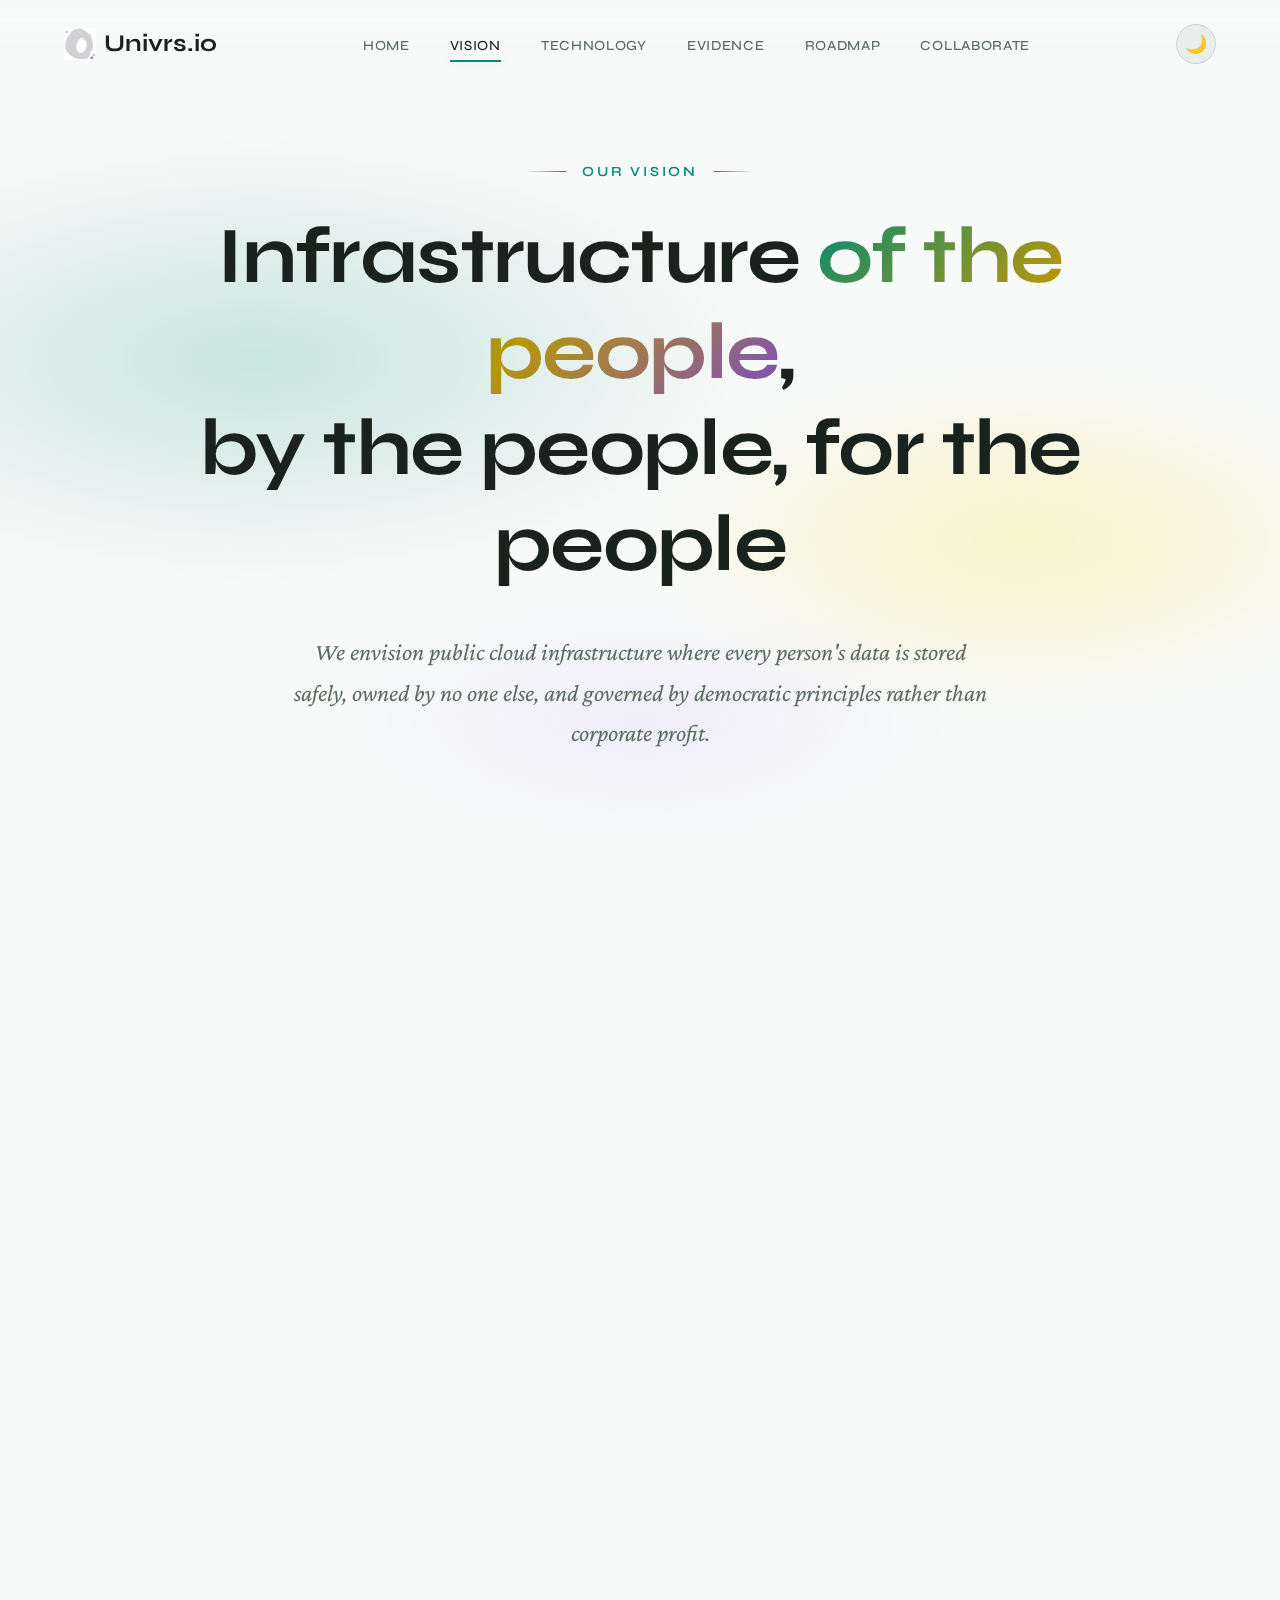
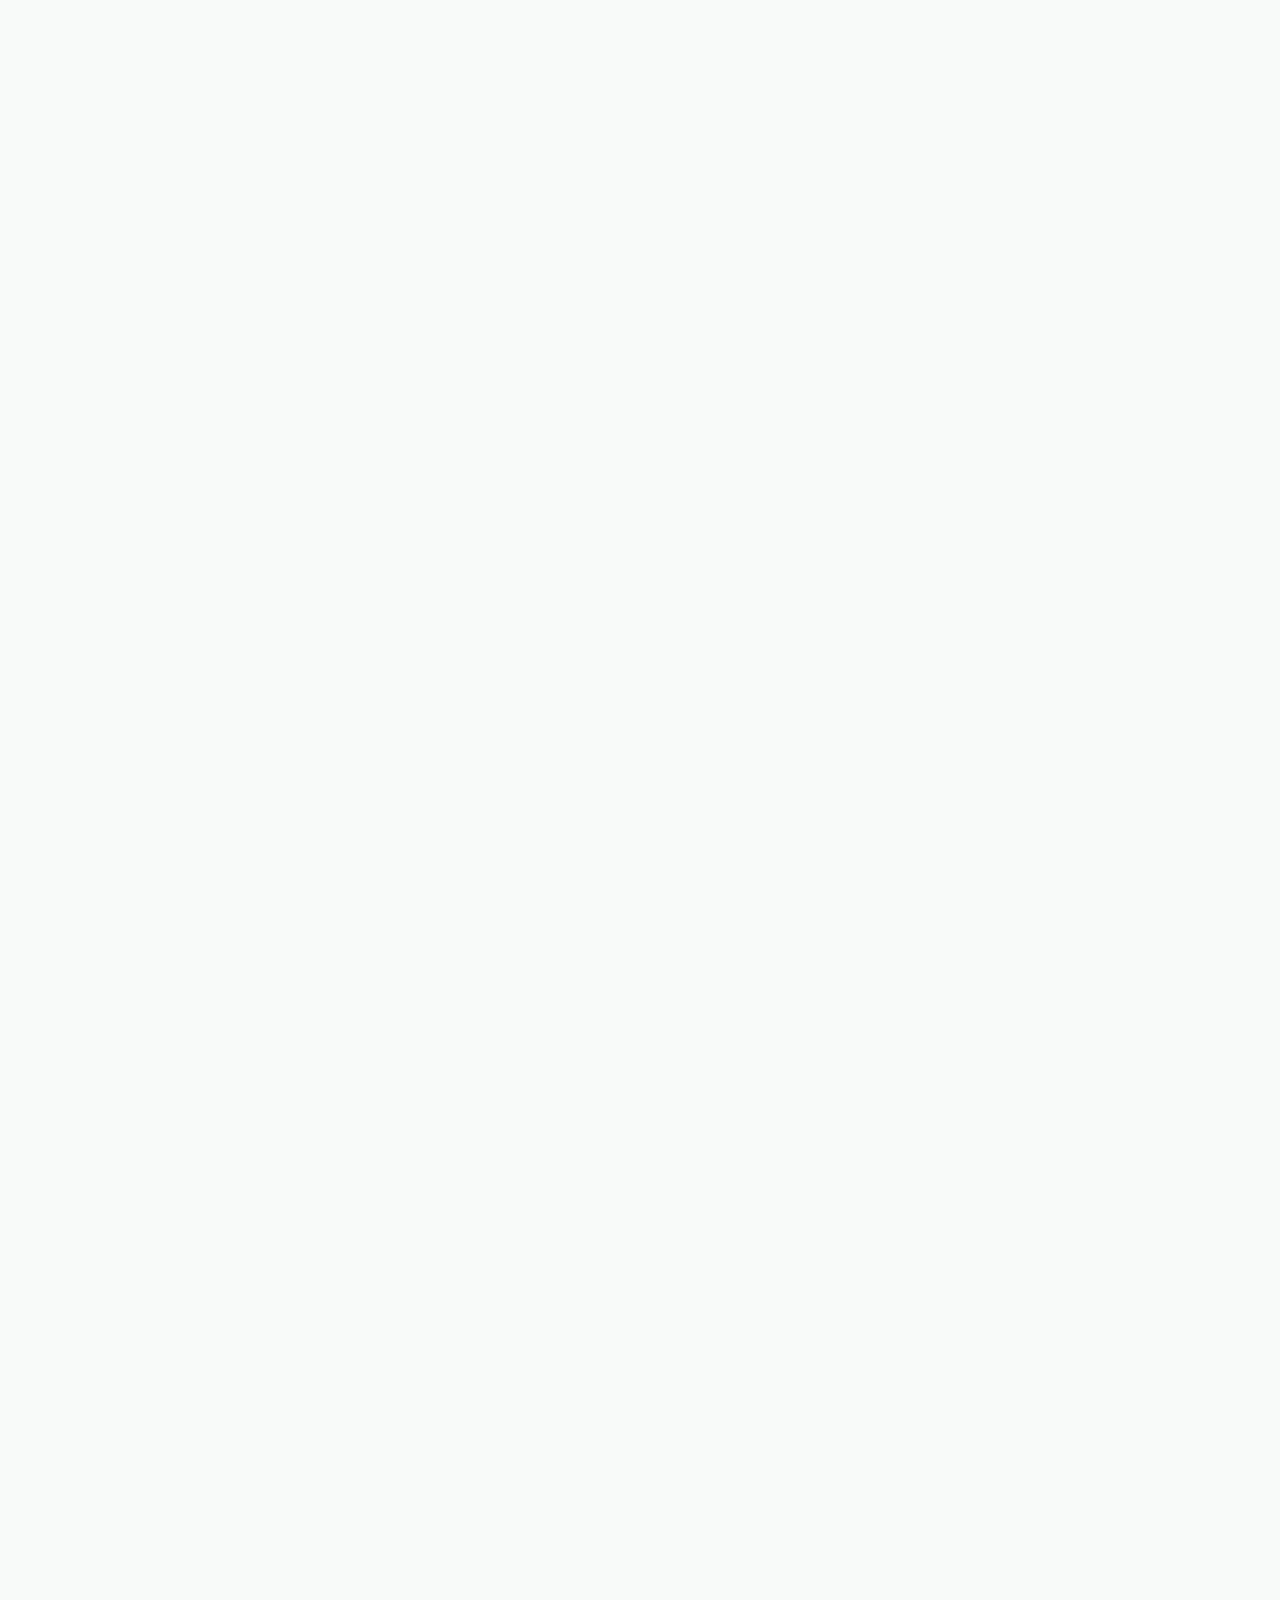
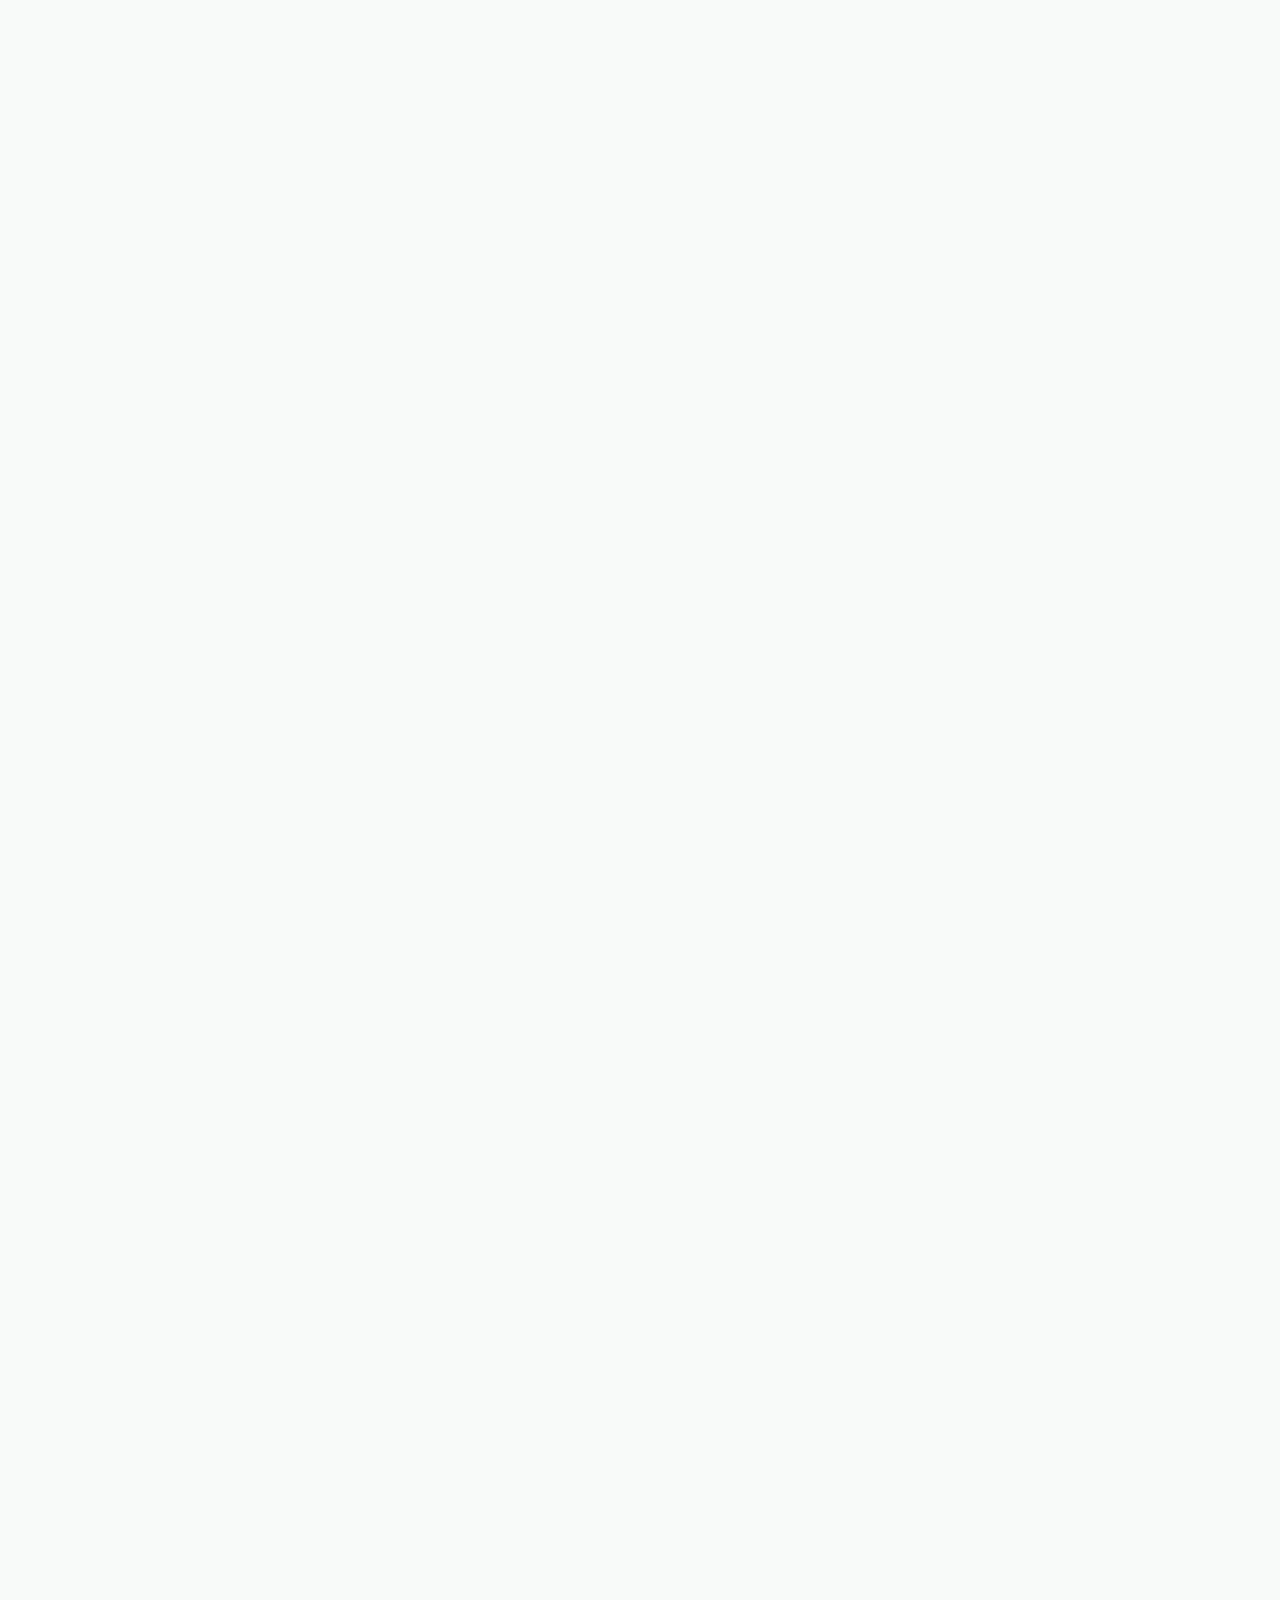
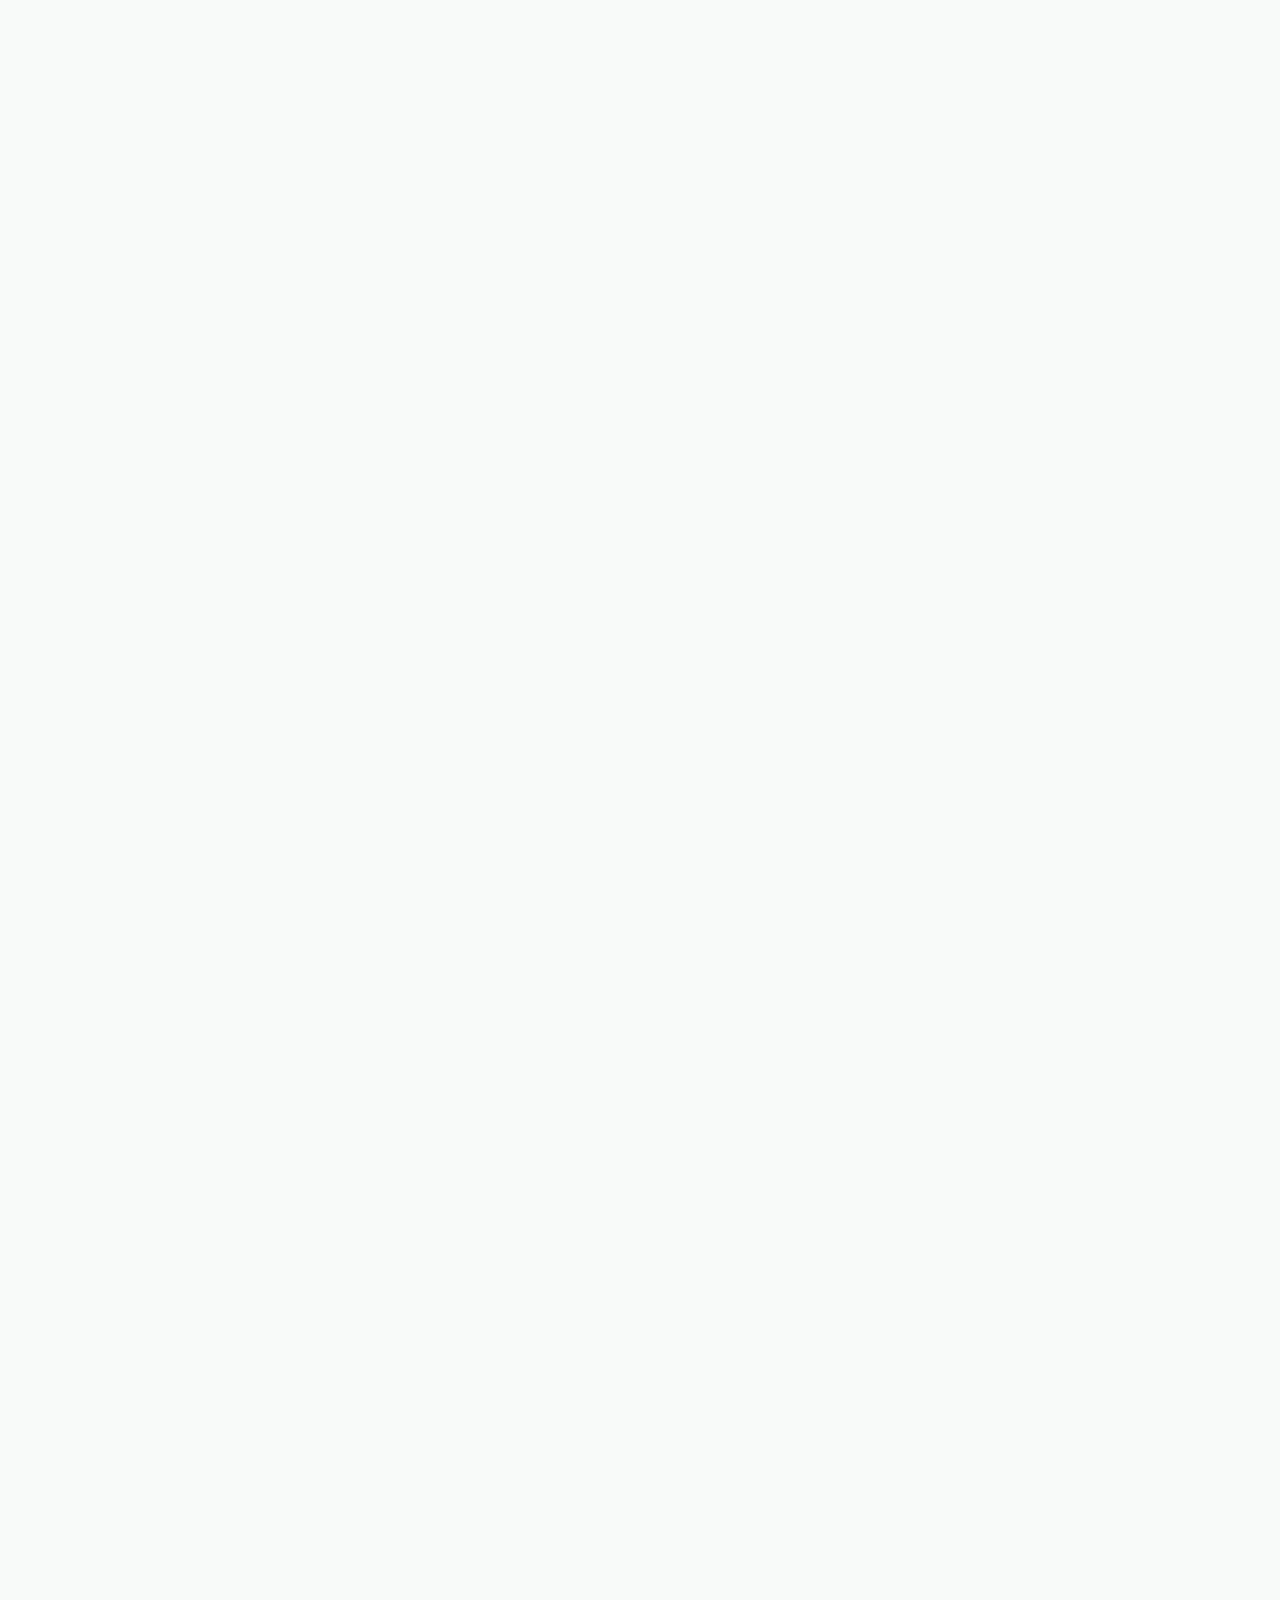
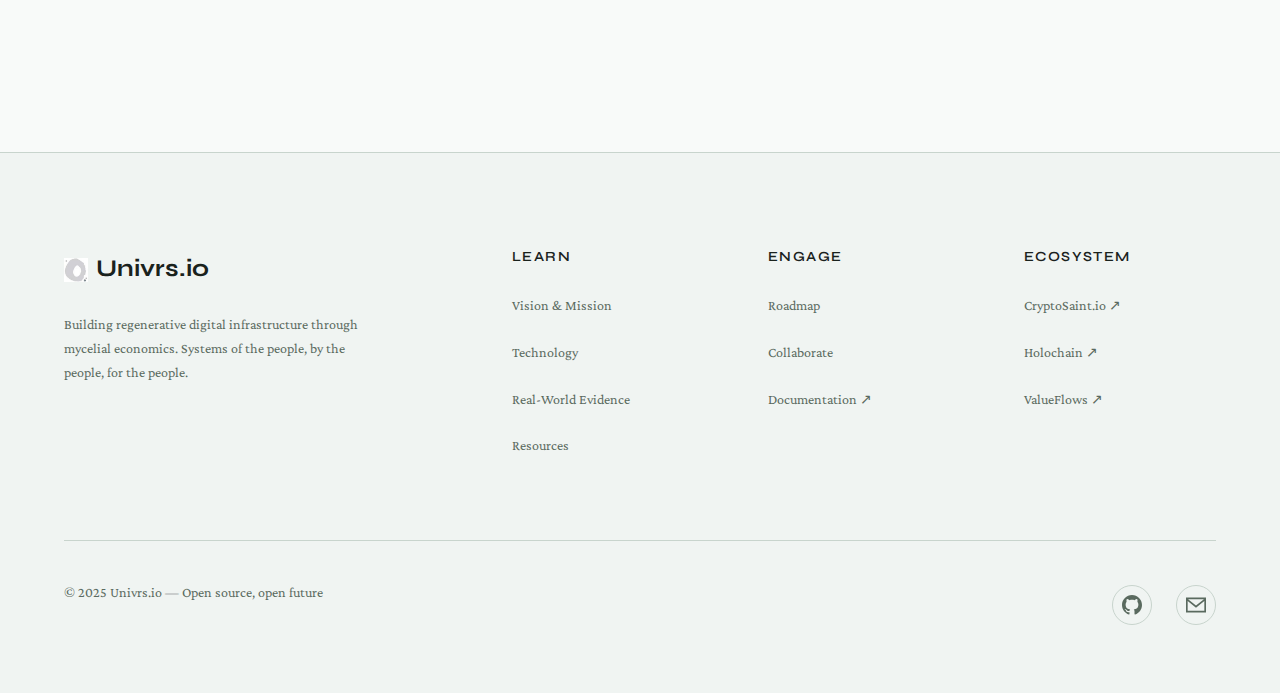
<file: vision.html>
<!DOCTYPE html>
<html lang="en" data-theme="dark">
<head>
  <meta charset="UTF-8">
  <meta name="viewport" content="width=device-width, initial-scale=1.0">
  <meta name="description" content="Univrs.io Vision — Our mission to build publicly-funded cloud infrastructure and regenerative economic systems based on mycelial principles.">
  
  <title>Vision & Mission — Univrs.io</title>
  
  <link rel="stylesheet" href="css/styles.css">
  <link rel="icon" type="image/png" href="assets/logo.png">
</head>
<body>
  <!-- Navigation -->
  <nav class="nav">
    <div class="nav__inner">
      <a href="/" class="nav__logo">
        <span class="nav__logo-icon"><img src="assets/logo.png" alt="Univrs.io" style="width: 100%; height: 100%; object-fit: contain;"></span>
        Univrs.io
      </a>
      
      <button class="nav__toggle" aria-label="Toggle menu" aria-expanded="false">
        <span></span>
        <span></span>
        <span></span>
      </button>
      
      <div class="nav__menu">
        <ul class="nav__links">
          <li><a href="/" class="nav__link">Home</a></li>
          <li><a href="vision.html" class="nav__link active">Vision</a></li>
          <li><a href="technology.html" class="nav__link">Technology</a></li>
          <li><a href="evidence.html" class="nav__link">Evidence</a></li>
          <li><a href="roadmap.html" class="nav__link">Roadmap</a></li>
          <li><a href="collaborate.html" class="nav__link">Collaborate</a></li>
        </ul>
      </div>
      
      <button class="theme-toggle" aria-label="Toggle theme">🌙</button>
    </div>
  </nav>

  <!-- Page Header -->
  <section class="hero" style="min-height: 60vh;">
    <div class="hero__content">
      <p class="hero__tagline">Our Vision</p>
      <h1 class="hero__title">
        Infrastructure <span class="text-gradient">of the people</span>,<br>
        by the people, for the people
      </h1>
      <p class="hero__subtitle">
        We envision public cloud infrastructure where every person's data is stored safely, 
        owned by no one else, and governed by democratic principles rather than corporate profit.
      </p>
    </div>
  </section>

  <!-- Mission Statement -->
  <section class="container container--narrow">
    <div class="reveal">
      <span class="tag tag--gold">Mission Statement</span>
      <h2 class="mt-md">Data Sovereignty for All</h2>
      <div class="prose">
        <p>
          We need a public cloud infrastructure because <strong>every person deserves to have their 
          private and/or public data stored safely and not owned by anyone else.</strong>
        </p>
        <p>
          Today's digital infrastructure is controlled by a small oligopoly of tech giants. 
          AWS, Azure, and Google Cloud together control over 65% of the cloud market. 
          Your personal data, your community's communications, your organization's operations—
          all flow through systems designed to extract value, not create it.
        </p>
        <p>
          We're building an alternative: infrastructure that operates like a public utility, 
          governed democratically, funded publicly, and designed to serve rather than exploit.
        </p>
      </div>
    </div>
  </section>

  <!-- Strengths & Challenges -->
  <section class="container">
    <div class="grid grid--2" style="gap: var(--space-xl);">
      <div class="reveal">
        <span class="tag">Strengths</span>
        <h3 class="mt-md">Why This Matters</h3>
        <div class="prose">
          <p><strong>Data Sovereignty:</strong> Public cloud infrastructure empowers individuals with greater control over their data, reducing reliance on centralized corporate entities that harvest information for profit.</p>
          
          <p><strong>Accessibility:</strong> Cloud services can democratize access to storage and computing resources, breaking down barriers for individuals, small businesses, and underserved communities who can't afford enterprise pricing.</p>
          
          <p><strong>Innovation:</strong> Decentralized data storage fosters innovation by enabling new applications and services that prioritize user privacy and community benefit over shareholder returns.</p>
          
          <p><strong>Economic Impact:</strong> Widespread access to cloud resources can drive innovation, create jobs, and support new business models—particularly for communities currently excluded from the digital economy.</p>
          
          <p><strong>National Security:</strong> A US Government-managed cloud can enhance national security and data sovereignty, ensuring critical infrastructure isn't dependent on foreign-controlled or purely profit-driven entities.</p>
        </div>
      </div>
      
      <div class="reveal reveal-delay-1">
        <span class="tag tag--purple">Challenges</span>
        <h3 class="mt-md">Eyes Wide Open</h3>
        <div class="prose">
          <p><strong>Security Risks:</strong> Public cloud infrastructure requires robust security measures. We advocate for open-source security implementations, regular audits, and defense-in-depth strategies.</p>
          
          <p><strong>Technical Complexity:</strong> Managing cloud infrastructure requires expertise. Our solution includes education programs, simplified interfaces, and community support networks.</p>
          
          <p><strong>Vendor Lock-in:</strong> We design for portability from day one. Open standards, containerization, and multi-cloud architectures prevent dependency on any single provider.</p>
          
          <p><strong>Political Challenges:</strong> Creating publicly-funded infrastructure requires navigating complex political landscapes. We build coalitions across partisan lines by focusing on sovereignty, security, and economic benefits.</p>
          
          <p><strong>Funding:</strong> Large-scale infrastructure requires significant investment. We advocate for public funding while developing sustainable operational models.</p>
        </div>
      </div>
    </div>
  </section>

  <!-- Seven Mycelial Principles -->
  <section class="container">
    <div class="section-header reveal">
      <h2>Seven Mycelial Principles</h2>
      <p>Drawing from fungal networks in nature, these principles guide our approach to building regenerative infrastructure.</p>
    </div>
    
    <div class="grid grid--2 stagger-children" style="gap: var(--space-lg);">
      <div class="card">
        <div class="card__icon">🌐</div>
        <h4 class="card__title">1. Decentralized Organization</h4>
        <p class="card__text">No central control point. Like mycelium coordinating across forest floors, our systems enable coordination without hierarchical command structures. Decisions emerge from the network, not from above.</p>
      </div>
      
      <div class="card">
        <div class="card__icon">🔄</div>
        <h4 class="card__title">2. Resource Sharing Networks</h4>
        <p class="card__text">Resources flow based on need, not profit maximization. When one node has abundance and another has scarcity, the network automatically redistributes—just as mycelium transfers nutrients between trees.</p>
      </div>
      
      <div class="card">
        <div class="card__icon">🧠</div>
        <h4 class="card__title">3. Collective Intelligence</h4>
        <p class="card__text">Wisdom emerges from distributed nodes processing information locally. No single entity needs to understand the whole—intelligence is a property of the network itself.</p>
      </div>
      
      <div class="card">
        <div class="card__icon">🌱</div>
        <h4 class="card__title">4. Adaptive Evolution</h4>
        <p class="card__text">Systems that learn and improve through feedback loops. Failed approaches are pruned; successful patterns are reinforced and spread. Continuous adaptation rather than rigid planning.</p>
      </div>
      
      <div class="card">
        <div class="card__icon">🤝</div>
        <h4 class="card__title">5. Symbiotic Relationships</h4>
        <p class="card__text">Mutual benefit across stakeholders. Unlike zero-sum competition, mycelial systems create value for all participants—developers, users, communities, and the broader ecosystem.</p>
      </div>
      
      <div class="card">
        <div class="card__icon">🛡️</div>
        <h4 class="card__title">6. Immune System Functions</h4>
        <p class="card__text">Networks that maintain community health by identifying and responding to threats. Bad actors are isolated; healthy patterns are protected and propagated.</p>
      </div>
      
      <div class="card" style="grid-column: span 2;">
        <div class="card__icon">♻️</div>
        <h4 class="card__title">7. Regenerative Cycles</h4>
        <p class="card__text">Systems that increase capacity over time rather than depleting it. Every transaction, every interaction, every resource flow contributes to the health of the whole. Unlike extractive economics that deplete resources, regenerative cycles create more than they consume.</p>
      </div>
    </div>
  </section>

  <!-- Mazzucato Section -->
  <section class="container">
    <div class="reveal">
      <div class="section-header">
        <span class="tag">Economic Framework</span>
        <h2 class="mt-md">Mission-Oriented Innovation</h2>
        <p>Our approach aligns with economist Mariana Mazzucato's vision of the public sector as a market-shaper, not just a market-fixer.</p>
      </div>
    </div>
    
    <div class="grid grid--3 stagger-children">
      <div class="card">
        <h4 class="card__title">Public Value Creation</h4>
        <p class="card__text">The public sector plays a vital role in creating and shaping markets, not just fixing their failures. Government-led infrastructure creates public value by ensuring data sovereignty, promoting accessibility, and fostering innovation for collective benefit.</p>
        <a href="https://marianamazzucato.com/books/the-entrepreneurial-state/" target="_blank" class="btn btn--ghost">The Entrepreneurial State →</a>
      </div>
      
      <div class="card">
        <h4 class="card__title">Mission-Oriented Projects</h4>
        <p class="card__text">Bold, problem-oriented missions require multi-disciplinary solutions involving multiple stakeholders. Public cloud infrastructure is exactly this kind of mission—solving data privacy, tech monopolies, and digital inequality simultaneously.</p>
        <a href="https://marianamazzucato.com/books/mission-economy/" target="_blank" class="btn btn--ghost">Mission Economy →</a>
      </div>
      
      <div class="card">
        <h4 class="card__title">Co-Creating Markets</h4>
        <p class="card__text">Government, private sector, academia, and civil society working together to build infrastructure. Each brings unique strengths: government provides legitimacy and scale, business brings execution capability, academia offers research, civil society ensures accountability.</p>
        <a href="https://marianamazzucato.com/books/the-value-of-everything" target="_blank" class="btn btn--ghost">The Value of Everything →</a>
      </div>
    </div>
  </section>

  <!-- Apollo Comparison -->
  <section class="container container--narrow">
    <blockquote class="quote reveal">
      <p class="quote__text">"In the context of reigniting the innovation era of the Apollo missions, a US Government role in creating public cloud infrastructure can be seen as strategic investment in digital infrastructure—stimulating technological innovation, ensuring data sovereignty, and leading to spin-off technologies that benefit the wider community."</p>
      <cite class="quote__author">— Univrs.io Vision Document</cite>
    </blockquote>
    
    <div class="prose reveal mt-xl">
      <p>
        The Apollo program wasn't just about reaching the moon—it created entire industries, trained generations of engineers, and demonstrated what's possible when public investment meets ambitious vision. Integrated circuits, water purification, satellite communications, and countless other technologies trace their lineage to that mission-oriented approach.
      </p>
      <p>
        Public cloud infrastructure represents a similar opportunity. Not just replacing corporate cloud providers, but creating the foundation for a new digital economy—one where data sovereignty is a right, not a privilege, and where communities own their digital commons.
      </p>
    </div>
  </section>

  <!-- Contrast with Traditional Economics -->
  <section class="container">
    <div class="section-header reveal">
      <h2>Two Economic Models</h2>
      <p>A fundamental shift in how we organize resource flows.</p>
    </div>
    
    <div class="grid grid--2 reveal" style="gap: var(--space-xl);">
      <div class="card" style="border-color: rgba(255, 100, 100, 0.3);">
        <span class="tag" style="background: rgba(255, 100, 100, 0.2); color: #ff6464;">Extractive Model</span>
        <h4 class="card__title mt-md">Traditional Economics</h4>
        <ul style="list-style: none; padding: 0;">
          <li style="padding: var(--space-sm) 0; border-bottom: 1px solid var(--border-subtle); color: var(--text-secondary);">⛓️ Hierarchical organization</li>
          <li style="padding: var(--space-sm) 0; border-bottom: 1px solid var(--border-subtle); color: var(--text-secondary);">📈 Competitive resource flows</li>
          <li style="padding: var(--space-sm) 0; border-bottom: 1px solid var(--border-subtle); color: var(--text-secondary);">👆 Top-down decision making</li>
          <li style="padding: var(--space-sm) 0; border-bottom: 1px solid var(--border-subtle); color: var(--text-secondary);">💰 Individual accumulation</li>
          <li style="padding: var(--space-sm) 0; border-bottom: 1px solid var(--border-subtle); color: var(--text-secondary);">⛏️ Extractive value creation</li>
          <li style="padding: var(--space-sm) 0; color: var(--text-secondary);">📊 GDP & profit metrics</li>
        </ul>
      </div>
      
      <div class="card" style="border-color: var(--glow-cyan-dim);">
        <span class="tag">Regenerative Model</span>
        <h4 class="card__title mt-md">Mycelial Economics</h4>
        <ul style="list-style: none; padding: 0;">
          <li style="padding: var(--space-sm) 0; border-bottom: 1px solid var(--border-subtle); color: var(--text-secondary);">🌐 Distributed networks</li>
          <li style="padding: var(--space-sm) 0; border-bottom: 1px solid var(--border-subtle); color: var(--text-secondary);">🔄 Collaborative resource flows</li>
          <li style="padding: var(--space-sm) 0; border-bottom: 1px solid var(--border-subtle); color: var(--text-secondary);">🌊 Emergent coordination</li>
          <li style="padding: var(--space-sm) 0; border-bottom: 1px solid var(--border-subtle); color: var(--text-secondary);">🤝 Collective benefit</li>
          <li style="padding: var(--space-sm) 0; border-bottom: 1px solid var(--border-subtle); color: var(--text-secondary);">🌱 Regenerative value creation</li>
          <li style="padding: var(--space-sm) 0; color: var(--text-secondary);">🌍 Ecosystem health metrics</li>
        </ul>
      </div>
    </div>
  </section>

  <!-- CTA -->
  <section class="container container--narrow text-center" style="padding: var(--space-3xl) 0;">
    <div class="reveal">
      <h2>Explore the <span class="text-gradient">Technology</span></h2>
      <p class="mt-md" style="font-size: var(--text-lg);">
        This vision is powered by real, production-ready technologies. 
        Discover the technical stack making regenerative infrastructure possible.
      </p>
      <div class="hero__cta mt-lg">
        <a href="technology.html" class="btn btn--primary">View Technology Stack →</a>
        <a href="evidence.html" class="btn btn--outline">See Real-World Evidence</a>
      </div>
    </div>
  </section>

  <!-- Footer -->
  <footer class="footer">
    <div class="container">
      <div class="footer__grid">
        <div class="footer__brand">
          <div class="footer__logo"><img src="assets/logo.png" alt="Univrs.io" style="width: 24px; height: 24px; vertical-align: middle; margin-right: 8px;">Univrs.io</div>
          <p class="footer__desc">Building regenerative digital infrastructure through mycelial economics. Systems of the people, by the people, for the people.</p>
        </div>
        
        <div>
          <h4 class="footer__title">Learn</h4>
          <ul class="footer__links">
            <li><a href="vision.html">Vision & Mission</a></li>
            <li><a href="technology.html">Technology</a></li>
            <li><a href="evidence.html">Real-World Evidence</a></li>
            <li><a href="resources.html">Resources</a></li>
          </ul>
        </div>
        
        <div>
          <h4 class="footer__title">Engage</h4>
          <ul class="footer__links">
            <li><a href="roadmap.html">Roadmap</a></li>
            <li><a href="collaborate.html">Collaborate</a></li>
            <li><a href="https://book.univrs.io/docs/" target="_blank">Documentation ↗</a></li>
          </ul>
        </div>
        
        <div>
          <h4 class="footer__title">Ecosystem</h4>
          <ul class="footer__links">
            <li><a href="https://cryptosaint.io" target="_blank">CryptoSaint.io ↗</a></li>
            <li><a href="https://holochain.org" target="_blank">Holochain ↗</a></li>
            <li><a href="https://valueflo.ws" target="_blank">ValueFlows ↗</a></li>
          </ul>
        </div>
      </div>
      
      <div class="footer__bottom">
        <p>© 2025 Univrs.io — Open source, open future</p>
        <div class="footer__social">
          <a href="https://github.com/univrs/" target="_blank" aria-label="GitHub">
            <svg width="20" height="20" viewBox="0 0 24 24" fill="currentColor"><path d="M12 0c-6.626 0-12 5.373-12 12 0 5.302 3.438 9.8 8.207 11.387.599.111.793-.261.793-.577v-2.234c-3.338.726-4.033-1.416-4.033-1.416-.546-1.387-1.333-1.756-1.333-1.756-1.089-.745.083-.729.083-.729 1.205.084 1.839 1.237 1.839 1.237 1.07 1.834 2.807 1.304 3.492.997.107-.775.418-1.305.762-1.604-2.665-.305-5.467-1.334-5.467-5.931 0-1.311.469-2.381 1.236-3.221-.124-.303-.535-1.524.117-3.176 0 0 1.008-.322 3.301 1.23.957-.266 1.983-.399 3.003-.404 1.02.005 2.047.138 3.006.404 2.291-1.552 3.297-1.23 3.297-1.23.653 1.653.242 2.874.118 3.176.77.84 1.235 1.911 1.235 3.221 0 4.609-2.807 5.624-5.479 5.921.43.372.823 1.102.823 2.222v3.293c0 .319.192.694.801.576 4.765-1.589 8.199-6.086 8.199-11.386 0-6.627-5.373-12-12-12z"/></svg>
          </a>
          <a href="mailto:ardeshir.org@gmail.com" aria-label="Email">
            <svg width="20" height="20" viewBox="0 0 24 24" fill="currentColor"><path d="M0 3v18h24v-18h-24zm21.518 2l-9.518 7.713-9.518-7.713h19.036zm-19.518 14v-11.817l10 8.104 10-8.104v11.817h-20z"/></svg>
          </a>
        </div>
      </div>
    </div>
  </footer>

  <script src="js/main.js"></script>
</body>
</html>
</file>
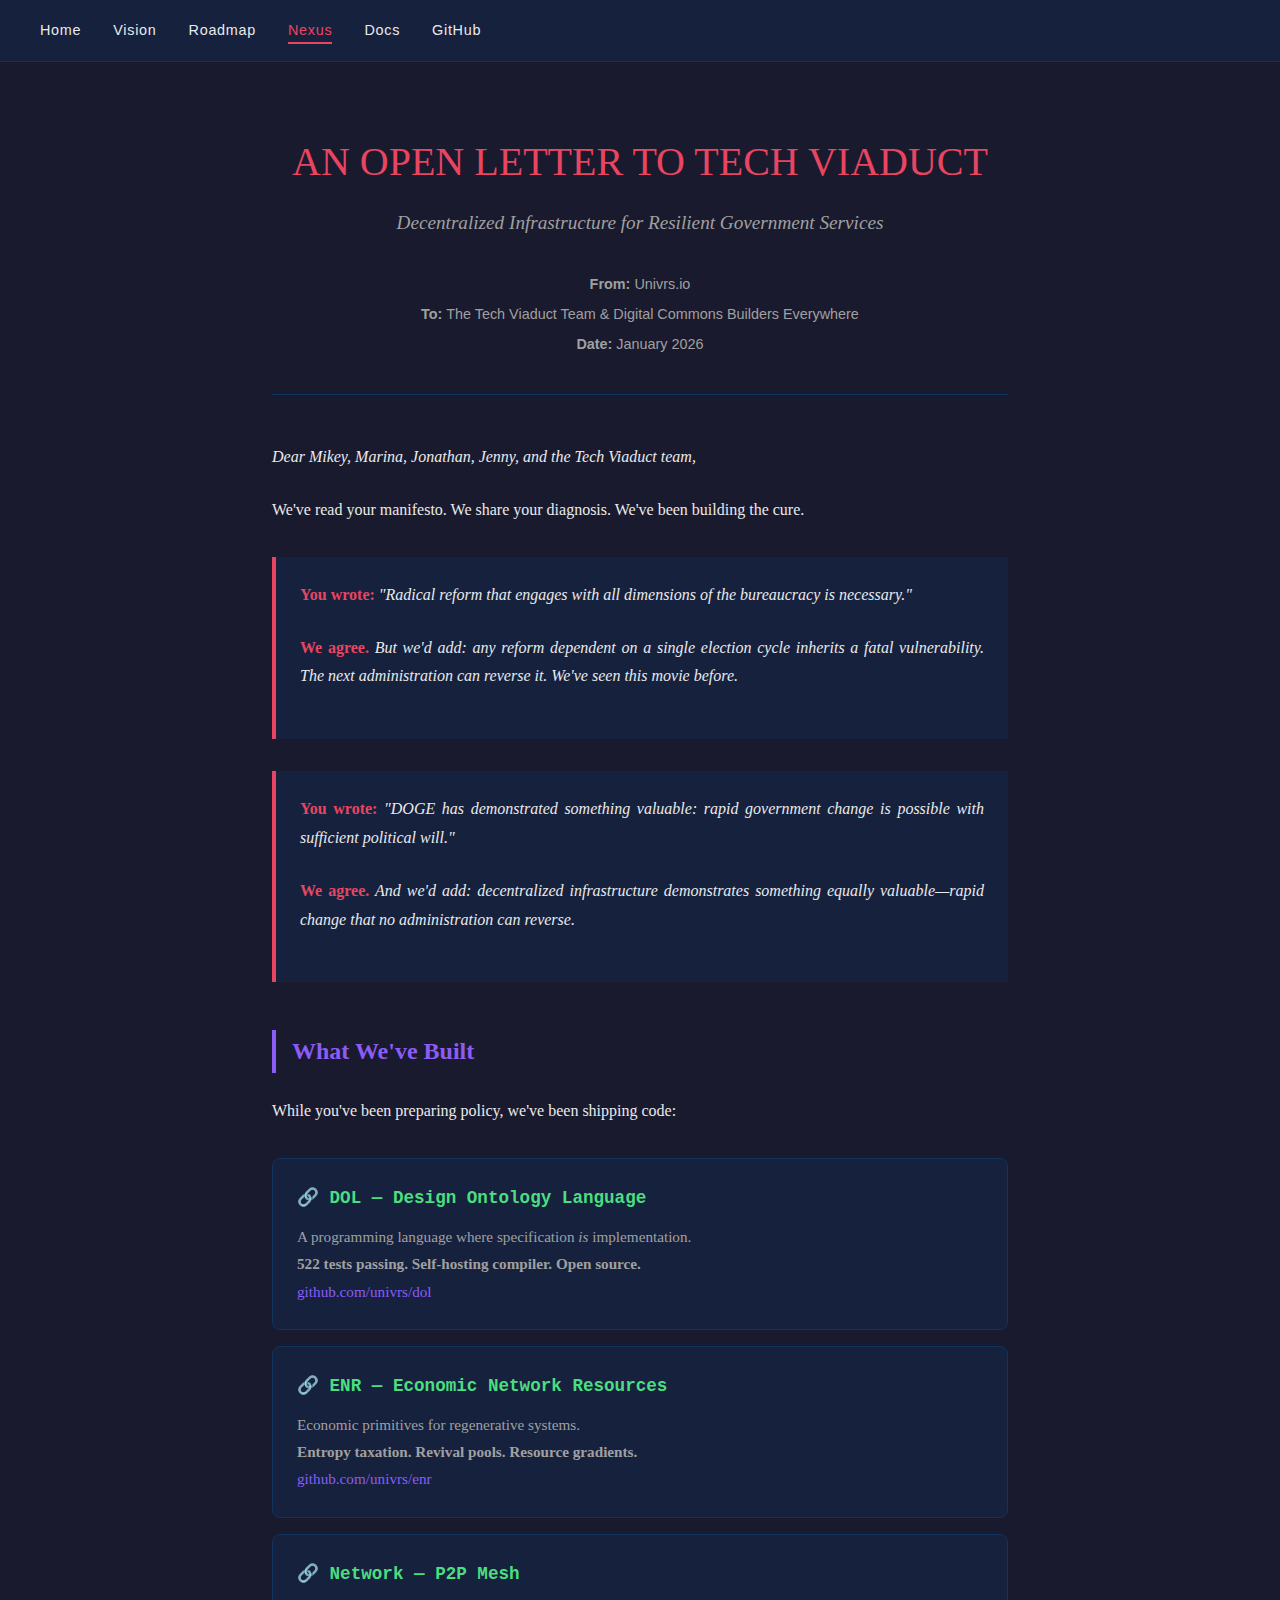
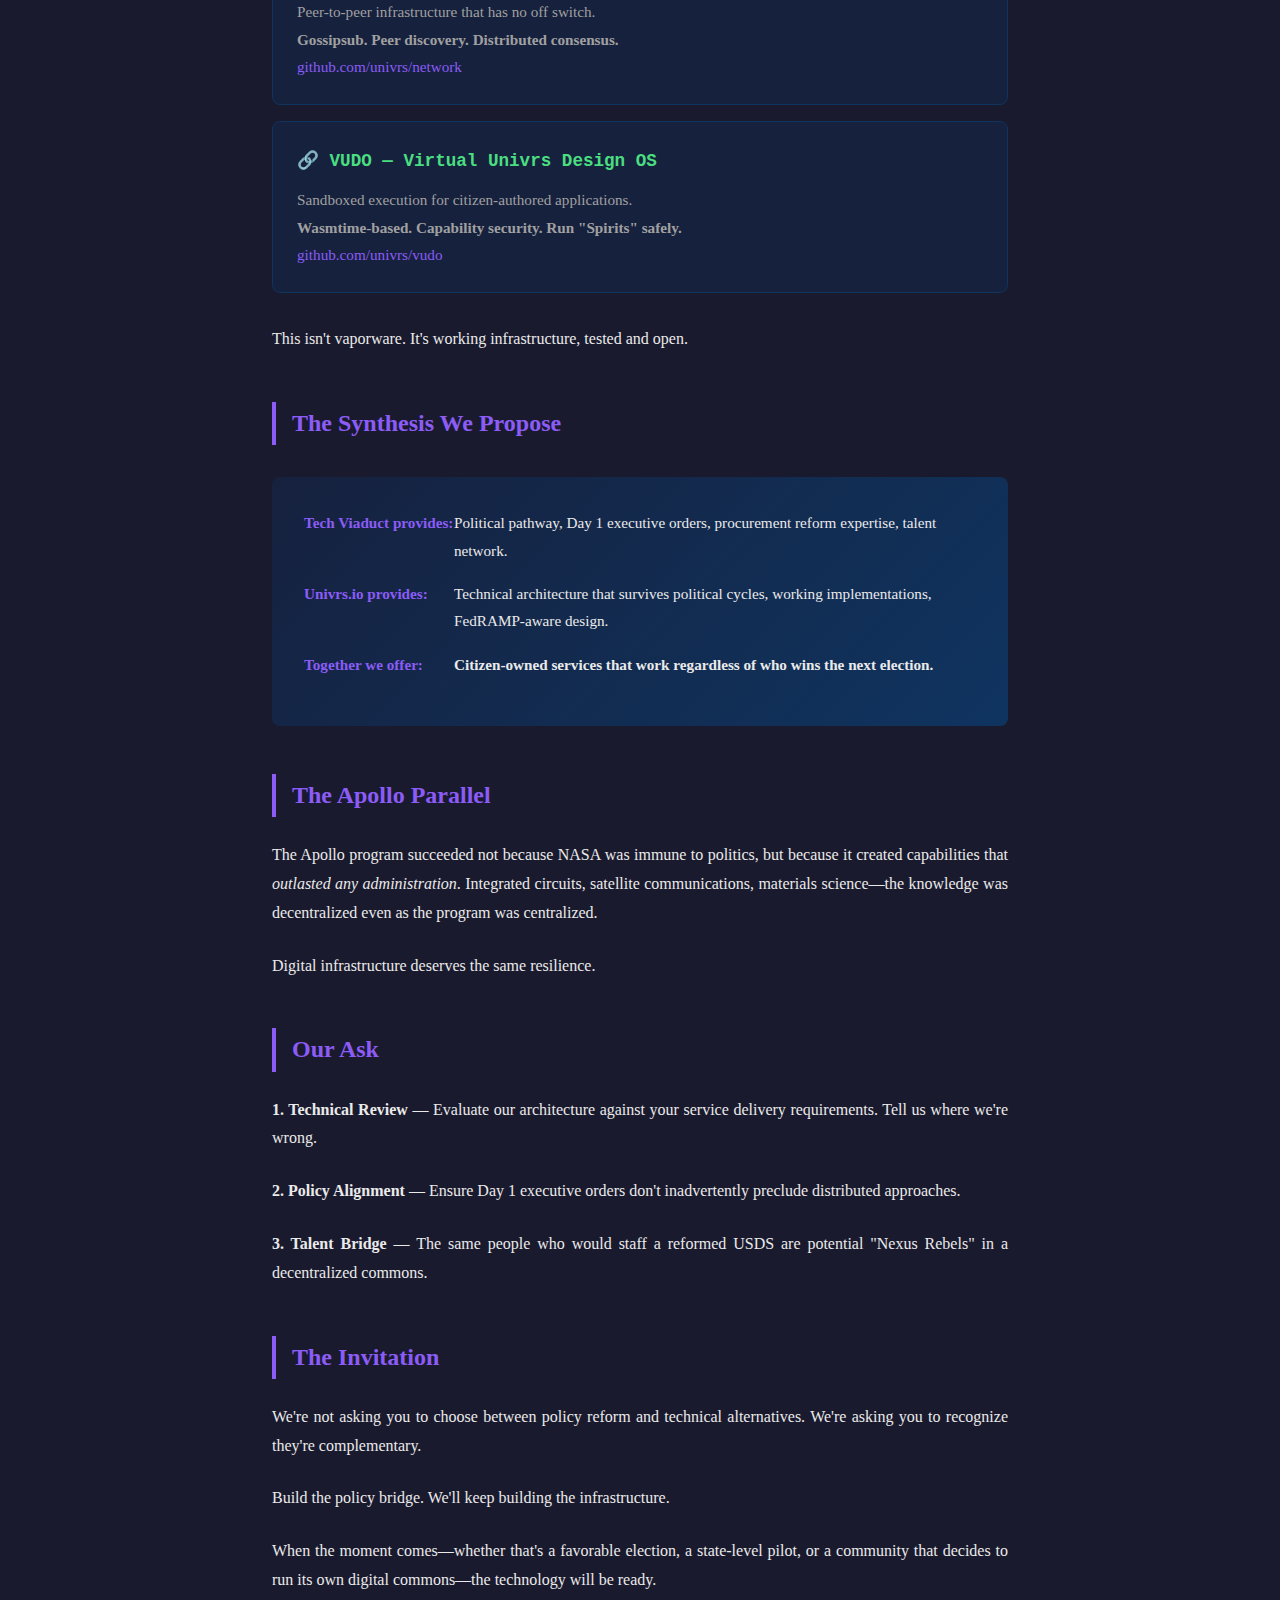
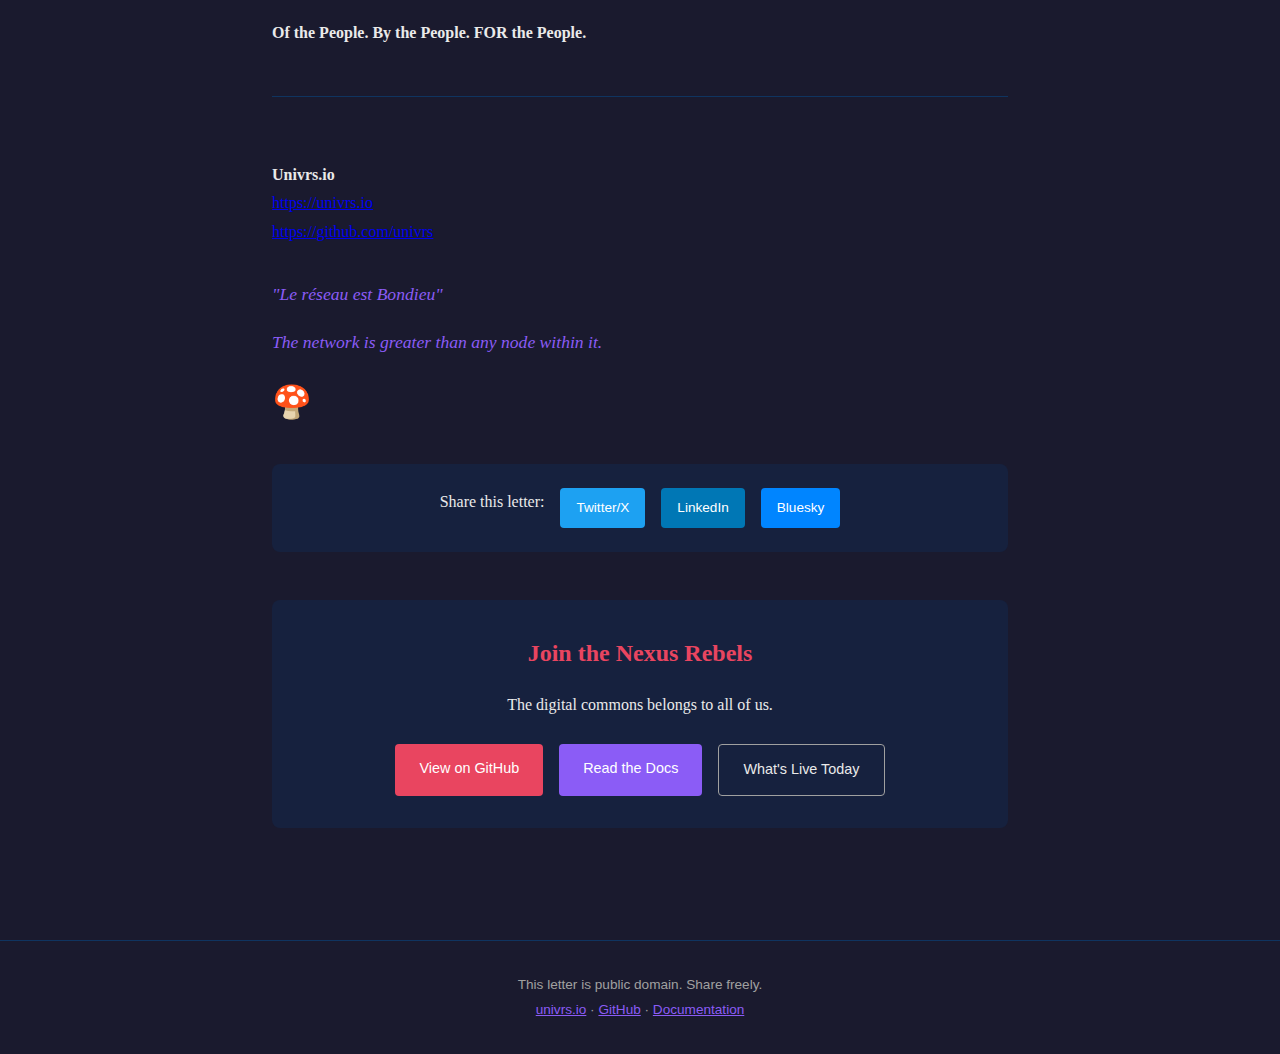
<file: docs/nexus.html>
<!DOCTYPE html>
<html lang="en">
<head>
    <meta charset="UTF-8">
    <meta name="viewport" content="width=device-width, initial-scale=1.0">
    <title>Nexus Rebels | Univrs.io</title>
    
    <!-- Open Graph / Social Media -->
    <meta property="og:title" content="An Open Letter to Tech Viaduct | Univrs.io">
    <meta property="og:description" content="Decentralized Infrastructure for Resilient Government Services. Of the People, By the People, FOR the People.">
    <meta property="og:image" content="https://univrs.io/assets/og-nexus.png">
    <meta property="og:url" content="https://univrs.io/nexus">
    <meta property="og:type" content="article">
    
    <!-- Twitter Card -->
    <meta name="twitter:card" content="summary_large_image">
    <meta name="twitter:title" content="An Open Letter to Tech Viaduct">
    <meta name="twitter:description" content="Policy reform + decentralized infrastructure = services that survive elections.">
    <meta name="twitter:image" content="https://univrs.io/assets/og-nexus.png">
    
    <style>
        :root {
            --primary: #1a1a2e;
            --secondary: #16213e;
            --accent: #0f3460;
            --highlight: #e94560;
            --text: #eaeaea;
            --text-muted: #a0a0a0;
            --success: #4ade80;
            --mycelium: #8b5cf6;
        }
        
        * {
            margin: 0;
            padding: 0;
            box-sizing: border-box;
        }
        
        body {
            font-family: 'Georgia', 'Times New Roman', serif;
            background: var(--primary);
            color: var(--text);
            line-height: 1.8;
            min-height: 100vh;
        }
        
        /* Navigation */
        nav {
            background: var(--secondary);
            padding: 1rem 2rem;
            position: sticky;
            top: 0;
            z-index: 100;
            border-bottom: 1px solid var(--accent);
        }
        
        nav ul {
            list-style: none;
            display: flex;
            gap: 2rem;
            max-width: 1200px;
            margin: 0 auto;
        }
        
        nav a {
            color: var(--text);
            text-decoration: none;
            font-family: 'Arial', sans-serif;
            font-size: 0.9rem;
            letter-spacing: 0.05em;
        }
        
        nav a:hover {
            color: var(--highlight);
        }
        
        nav a.active {
            color: var(--highlight);
            border-bottom: 2px solid var(--highlight);
            padding-bottom: 0.25rem;
        }
        
        /* Letter Container */
        .letter-container {
            max-width: 800px;
            margin: 0 auto;
            padding: 4rem 2rem;
        }
        
        /* Letter Header */
        .letter-header {
            text-align: center;
            margin-bottom: 3rem;
            padding-bottom: 2rem;
            border-bottom: 1px solid var(--accent);
        }
        
        .letter-header h1 {
            font-size: 2.5rem;
            font-weight: normal;
            margin-bottom: 0.5rem;
            color: var(--highlight);
        }
        
        .letter-header .subtitle {
            font-size: 1.2rem;
            color: var(--text-muted);
            font-style: italic;
        }
        
        .letter-meta {
            margin-top: 2rem;
            font-family: 'Arial', sans-serif;
            font-size: 0.9rem;
            color: var(--text-muted);
        }
        
        .letter-meta p {
            margin: 0.25rem 0;
        }
        
        /* Letter Body */
        .letter-body {
            margin-bottom: 3rem;
        }
        
        .salutation {
            font-style: italic;
            margin-bottom: 2rem;
        }
        
        .letter-body p {
            margin-bottom: 1.5rem;
            text-align: justify;
        }
        
        .letter-body h2 {
            font-size: 1.5rem;
            margin: 3rem 0 1.5rem;
            color: var(--mycelium);
            border-left: 4px solid var(--mycelium);
            padding-left: 1rem;
        }
        
        /* Blockquotes for emphasis */
        .emphasis-block {
            background: var(--secondary);
            border-left: 4px solid var(--highlight);
            padding: 1.5rem;
            margin: 2rem 0;
            font-style: italic;
        }
        
        .emphasis-block strong {
            color: var(--highlight);
            font-style: normal;
        }
        
        /* Repository Links */
        .repo-grid {
            display: grid;
            gap: 1rem;
            margin: 2rem 0;
        }
        
        .repo-card {
            background: var(--secondary);
            border: 1px solid var(--accent);
            border-radius: 8px;
            padding: 1.5rem;
            transition: border-color 0.3s;
        }
        
        .repo-card:hover {
            border-color: var(--mycelium);
        }
        
        .repo-card h3 {
            font-family: 'Courier New', monospace;
            color: var(--success);
            margin-bottom: 0.5rem;
            font-size: 1.1rem;
        }
        
        .repo-card p {
            margin: 0;
            font-size: 0.95rem;
            color: var(--text-muted);
        }
        
        .repo-card a {
            color: var(--mycelium);
            text-decoration: none;
        }
        
        .repo-card a:hover {
            text-decoration: underline;
        }
        
        /* Synthesis Box */
        .synthesis-box {
            background: linear-gradient(135deg, var(--secondary), var(--accent));
            border-radius: 8px;
            padding: 2rem;
            margin: 2rem 0;
        }
        
        .synthesis-box h3 {
            color: var(--highlight);
            margin-bottom: 1rem;
            font-size: 1.2rem;
        }
        
        .synthesis-row {
            display: flex;
            margin-bottom: 1rem;
            font-size: 0.95rem;
        }
        
        .synthesis-label {
            font-weight: bold;
            min-width: 150px;
            color: var(--mycelium);
        }
        
        /* Call to Action */
        .cta-section {
            background: var(--secondary);
            border-radius: 8px;
            padding: 2rem;
            margin: 3rem 0;
            text-align: center;
        }
        
        .cta-section h2 {
            color: var(--highlight);
            margin-bottom: 1rem;
            border: none;
            padding: 0;
        }
        
        .cta-buttons {
            display: flex;
            justify-content: center;
            gap: 1rem;
            flex-wrap: wrap;
            margin-top: 1.5rem;
        }
        
        .cta-button {
            display: inline-block;
            padding: 0.75rem 1.5rem;
            border-radius: 4px;
            text-decoration: none;
            font-family: 'Arial', sans-serif;
            font-size: 0.9rem;
            transition: transform 0.2s;
        }
        
        .cta-button:hover {
            transform: translateY(-2px);
        }
        
        .cta-primary {
            background: var(--highlight);
            color: white;
        }
        
        .cta-secondary {
            background: var(--mycelium);
            color: white;
        }
        
        .cta-outline {
            border: 1px solid var(--text-muted);
            color: var(--text);
        }
        
        /* Social Share */
        .social-share {
            display: flex;
            justify-content: center;
            gap: 1rem;
            margin: 2rem 0;
            padding: 1.5rem;
            background: var(--secondary);
            border-radius: 8px;
        }
        
        .social-share a {
            display: flex;
            align-items: center;
            gap: 0.5rem;
            padding: 0.5rem 1rem;
            border-radius: 4px;
            text-decoration: none;
            font-family: 'Arial', sans-serif;
            font-size: 0.85rem;
            color: white;
        }
        
        .social-share .twitter { background: #1da1f2; }
        .social-share .linkedin { background: #0077b5; }
        .social-share .bluesky { background: #0085ff; }
        
        /* Closing */
        .letter-closing {
            margin-top: 3rem;
            padding-top: 2rem;
            border-top: 1px solid var(--accent);
        }
        
        .signature {
            margin: 2rem 0;
        }
        
        .tagline {
            font-style: italic;
            color: var(--mycelium);
            font-size: 1.1rem;
            margin: 1rem 0;
        }
        
        .mushroom {
            font-size: 2rem;
            margin-top: 1rem;
        }
        
        /* Footer */
        footer {
            text-align: center;
            padding: 2rem;
            color: var(--text-muted);
            font-family: 'Arial', sans-serif;
            font-size: 0.85rem;
            border-top: 1px solid var(--accent);
        }
        
        footer a {
            color: var(--mycelium);
        }
        
        /* Responsive */
        @media (max-width: 600px) {
            .letter-container {
                padding: 2rem 1rem;
            }
            
            .letter-header h1 {
                font-size: 1.8rem;
            }
            
            nav ul {
                gap: 1rem;
                font-size: 0.8rem;
            }
            
            .synthesis-row {
                flex-direction: column;
            }
            
            .synthesis-label {
                min-width: auto;
                margin-bottom: 0.25rem;
            }
            
            .cta-buttons {
                flex-direction: column;
            }
            
            .social-share {
                flex-direction: column;
                align-items: center;
            }
        }
    </style>
</head>
<body>
    <nav>
        <ul>
            <li><a href="/">Home</a></li>
            <li><a href="/vision">Vision</a></li>
            <li><a href="/roadmap">Roadmap</a></li>
            <li><a href="/nexus" class="active">Nexus</a></li>
            <li><a href="https://book.univrs.io">Docs</a></li>
            <li><a href="https://github.com/univrs">GitHub</a></li>
        </ul>
    </nav>

    <main class="letter-container">
        <header class="letter-header">
            <h1>AN OPEN LETTER TO TECH VIADUCT</h1>
            <p class="subtitle">Decentralized Infrastructure for Resilient Government Services</p>
            <div class="letter-meta">
                <p><strong>From:</strong> Univrs.io</p>
                <p><strong>To:</strong> The Tech Viaduct Team & Digital Commons Builders Everywhere</p>
                <p><strong>Date:</strong> January 2026</p>
            </div>
        </header>

        <article class="letter-body">
            <p class="salutation">Dear Mikey, Marina, Jonathan, Jenny, and the Tech Viaduct team,</p>

            <p>We've read your manifesto. We share your diagnosis. We've been building the cure.</p>

            <div class="emphasis-block">
                <p><strong>You wrote:</strong> "Radical reform that engages with all dimensions of the bureaucracy is necessary."</p>
                <p><strong>We agree.</strong> But we'd add: any reform dependent on a single election cycle inherits a fatal vulnerability. The next administration can reverse it. We've seen this movie before.</p>
            </div>

            <div class="emphasis-block">
                <p><strong>You wrote:</strong> "DOGE has demonstrated something valuable: rapid government change is possible with sufficient political will."</p>
                <p><strong>We agree.</strong> And we'd add: decentralized infrastructure demonstrates something equally valuable—rapid change that <em>no administration can reverse</em>.</p>
            </div>

            <h2>What We've Built</h2>

            <p>While you've been preparing policy, we've been shipping code:</p>

            <div class="repo-grid">
                <div class="repo-card">
                    <h3>🔗 DOL — Design Ontology Language</h3>
                    <p>A programming language where specification <em>is</em> implementation.</p>
                    <p><strong>522 tests passing. Self-hosting compiler. Open source.</strong></p>
                    <p><a href="https://github.com/univrs/dol">github.com/univrs/dol</a></p>
                </div>
                
                <div class="repo-card">
                    <h3>🔗 ENR — Economic Network Resources</h3>
                    <p>Economic primitives for regenerative systems.</p>
                    <p><strong>Entropy taxation. Revival pools. Resource gradients.</strong></p>
                    <p><a href="https://github.com/univrs/enr">github.com/univrs/enr</a></p>
                </div>
                
                <div class="repo-card">
                    <h3>🔗 Network — P2P Mesh</h3>
                    <p>Peer-to-peer infrastructure that has no off switch.</p>
                    <p><strong>Gossipsub. Peer discovery. Distributed consensus.</strong></p>
                    <p><a href="https://github.com/univrs/network">github.com/univrs/network</a></p>
                </div>
                
                <div class="repo-card">
                    <h3>🔗 VUDO — Virtual Univrs Design OS</h3>
                    <p>Sandboxed execution for citizen-authored applications.</p>
                    <p><strong>Wasmtime-based. Capability security. Run "Spirits" safely.</strong></p>
                    <p><a href="https://github.com/univrs/vudo">github.com/univrs/vudo</a></p>
                </div>
            </div>

            <p>This isn't vaporware. It's working infrastructure, tested and open.</p>

            <h2>The Synthesis We Propose</h2>

            <div class="synthesis-box">
                <div class="synthesis-row">
                    <span class="synthesis-label">Tech Viaduct provides:</span>
                    <span>Political pathway, Day 1 executive orders, procurement reform expertise, talent network.</span>
                </div>
                <div class="synthesis-row">
                    <span class="synthesis-label">Univrs.io provides:</span>
                    <span>Technical architecture that survives political cycles, working implementations, FedRAMP-aware design.</span>
                </div>
                <div class="synthesis-row">
                    <span class="synthesis-label">Together we offer:</span>
                    <span><strong>Citizen-owned services that work regardless of who wins the next election.</strong></span>
                </div>
            </div>

            <h2>The Apollo Parallel</h2>

            <p>The Apollo program succeeded not because NASA was immune to politics, but because it created capabilities that <em>outlasted any administration</em>. Integrated circuits, satellite communications, materials science—the knowledge was decentralized even as the program was centralized.</p>

            <p>Digital infrastructure deserves the same resilience.</p>

            <h2>Our Ask</h2>

            <p><strong>1. Technical Review</strong> — Evaluate our architecture against your service delivery requirements. Tell us where we're wrong.</p>

            <p><strong>2. Policy Alignment</strong> — Ensure Day 1 executive orders don't inadvertently preclude distributed approaches.</p>

            <p><strong>3. Talent Bridge</strong> — The same people who would staff a reformed USDS are potential "Nexus Rebels" in a decentralized commons.</p>

            <h2>The Invitation</h2>

            <p>We're not asking you to choose between policy reform and technical alternatives. We're asking you to recognize they're complementary.</p>

            <p>Build the policy bridge. We'll keep building the infrastructure.</p>

            <p>When the moment comes—whether that's a favorable election, a state-level pilot, or a community that decides to run its own digital commons—the technology will be ready.</p>

            <p><strong>Of the People. By the People. FOR the People.</strong></p>
        </article>

        <aside class="letter-closing">
            <div class="signature">
                <p><strong>Univrs.io</strong></p>
                <p><a href="https://univrs.io">https://univrs.io</a></p>
                <p><a href="https://github.com/univrs">https://github.com/univrs</a></p>
            </div>
            
            <p class="tagline">"Le réseau est Bondieu"</p>
            <p class="tagline">The network is greater than any node within it.</p>
            
            <p class="mushroom">🍄</p>
        </aside>

        <section class="social-share">
            <span>Share this letter:</span>
            <a href="https://twitter.com/intent/tweet?text=An%20Open%20Letter%20to%20Tech%20Viaduct%3A%20Policy%20reform%20%2B%20decentralized%20infrastructure%20%3D%20services%20that%20survive%20elections.&url=https://univrs.io/nexus&hashtags=NexusRebels,DigitalCommons" class="twitter" target="_blank">Twitter/X</a>
            <a href="https://www.linkedin.com/sharing/share-offsite/?url=https://univrs.io/nexus" class="linkedin" target="_blank">LinkedIn</a>
            <a href="https://bsky.app/intent/compose?text=An%20Open%20Letter%20to%20Tech%20Viaduct%20%F0%9F%8D%84%20univrs.io/nexus" class="bluesky" target="_blank">Bluesky</a>
        </section>

        <section class="cta-section">
            <h2>Join the Nexus Rebels</h2>
            <p>The digital commons belongs to all of us.</p>
            <div class="cta-buttons">
                <a href="https://github.com/univrs" class="cta-button cta-primary">View on GitHub</a>
                <a href="https://book.univrs.io" class="cta-button cta-secondary">Read the Docs</a>
                <a href="/inventory" class="cta-button cta-outline">What's Live Today</a>
            </div>
        </section>
    </main>

    <footer>
        <p>This letter is public domain. Share freely.</p>
        <p><a href="https://univrs.io">univrs.io</a> · <a href="https://github.com/univrs">GitHub</a> · <a href="https://book.univrs.io">Documentation</a></p>
    </footer>
</body>
</html>
</file>
<file: css/styles.css>
/* 
  Univrs.io Design System
  Aesthetic: Organic Bioluminescence — dark forest floor with mycelial glow
  Typography: Syne (display) + Crimson Pro (body)
*/

@import url('https://fonts.googleapis.com/css2?family=Crimson+Pro:ital,wght@0,400;0,500;0,600;1,400&family=Syne:wght@400;500;600;700;800&display=swap');

/* ═══════════════════════════════════════════════════════════════
   CSS VARIABLES
   ═══════════════════════════════════════════════════════════════ */

:root {
  /* Core palette - forest depths */
  --void: #0a0d0b;
  --deep-earth: #0f1411;
  --forest-floor: #141a16;
  --moss: #1a221d;
  --bark: #232d27;
  
  /* Bioluminescent accents */
  --glow-cyan: #00ffd5;
  --glow-cyan-dim: #00ffd540;
  --glow-gold: #ffd700;
  --glow-gold-dim: #ffd70030;
  --spore-purple: #b088f9;
  --mycelium-white: #e8f4ec;
  --soft-gray: #8a9a8f;
  
  /* Semantic */
  --text-primary: var(--mycelium-white);
  --text-secondary: var(--soft-gray);
  --text-accent: var(--glow-cyan);
  --bg-primary: var(--void);
  --bg-secondary: var(--deep-earth);
  --bg-card: var(--forest-floor);
  --border-subtle: #2a3a30;
  
  /* Typography scale */
  --font-display: 'Syne', sans-serif;
  --font-body: 'Crimson Pro', Georgia, serif;
  
  --text-xs: 0.75rem;
  --text-sm: 0.875rem;
  --text-base: 1.125rem;
  --text-lg: 1.25rem;
  --text-xl: 1.5rem;
  --text-2xl: 2rem;
  --text-3xl: 2.5rem;
  --text-4xl: 3.5rem;
  --text-5xl: 5rem;
  
  /* Spacing */
  --space-xs: 0.5rem;
  --space-sm: 1rem;
  --space-md: 1.5rem;
  --space-lg: 2.5rem;
  --space-xl: 4rem;
  --space-2xl: 6rem;
  --space-3xl: 10rem;
  
  /* Layout */
  --max-width: 1200px;
  --max-width-narrow: 800px;
  
  /* Transitions */
  --transition-fast: 150ms ease;
  --transition-base: 300ms ease;
  --transition-slow: 500ms cubic-bezier(0.4, 0, 0.2, 1);
  
  /* Shadows & Glows */
  --glow-sm: 0 0 10px var(--glow-cyan-dim);
  --glow-md: 0 0 20px var(--glow-cyan-dim), 0 0 40px var(--glow-cyan-dim);
  --glow-lg: 0 0 30px var(--glow-cyan-dim), 0 0 60px var(--glow-cyan-dim), 0 0 90px var(--glow-cyan-dim);
  --shadow-card: 0 4px 20px rgba(0, 0, 0, 0.4);
}

/* Light theme override */
[data-theme="light"] {
  --void: #f8faf9;
  --deep-earth: #f0f4f2;
  --forest-floor: #e8eeeb;
  --moss: #dce5e0;
  --bark: #c8d4cd;
  
  --glow-cyan: #008b75;
  --glow-cyan-dim: #008b7530;
  --glow-gold: #b8960a;
  --spore-purple: #7c4dbd;
  --mycelium-white: #1a221d;
  --soft-gray: #5a6a5f;
  
  --border-subtle: #c8d4cd;
  --shadow-card: 0 4px 20px rgba(0, 0, 0, 0.08);
}

/* ═══════════════════════════════════════════════════════════════
   RESET & BASE
   ═══════════════════════════════════════════════════════════════ */

*, *::before, *::after {
  box-sizing: border-box;
  margin: 0;
  padding: 0;
}

html {
  scroll-behavior: smooth;
  font-size: 16px;
}

body {
  font-family: var(--font-body);
  font-size: var(--text-base);
  line-height: 1.7;
  color: var(--text-primary);
  background: var(--bg-primary);
  min-height: 100vh;
  overflow-x: hidden;
}

/* Animated background gradient */
body::before {
  content: '';
  position: fixed;
  top: 0;
  left: 0;
  width: 100%;
  height: 100%;
  background: 
    radial-gradient(ellipse 80% 50% at 20% 40%, var(--glow-cyan-dim) 0%, transparent 50%),
    radial-gradient(ellipse 60% 40% at 80% 60%, var(--glow-gold-dim) 0%, transparent 50%),
    radial-gradient(ellipse 50% 30% at 50% 80%, rgba(176, 136, 249, 0.1) 0%, transparent 50%);
  pointer-events: none;
  z-index: -1;
  animation: pulse-bg 20s ease-in-out infinite alternate;
}

@keyframes pulse-bg {
  0% { opacity: 0.4; transform: scale(1); }
  100% { opacity: 0.7; transform: scale(1.1); }
}

/* ═══════════════════════════════════════════════════════════════
   TYPOGRAPHY
   ═══════════════════════════════════════════════════════════════ */

h1, h2, h3, h4, h5, h6 {
  font-family: var(--font-display);
  font-weight: 600;
  line-height: 1.2;
  letter-spacing: -0.02em;
  color: var(--text-primary);
}

h1 { font-size: var(--text-5xl); font-weight: 700; }
h2 { font-size: var(--text-4xl); }
h3 { font-size: var(--text-2xl); }
h4 { font-size: var(--text-xl); }

@media (max-width: 768px) {
  h1 { font-size: var(--text-3xl); }
  h2 { font-size: var(--text-2xl); }
  h3 { font-size: var(--text-xl); }
}

p {
  margin-bottom: var(--space-md);
  color: var(--text-secondary);
}

a {
  color: var(--text-accent);
  text-decoration: none;
  transition: var(--transition-fast);
}

a:hover {
  text-shadow: var(--glow-sm);
}

strong {
  color: var(--text-primary);
  font-weight: 600;
}

.text-gradient {
  background: linear-gradient(135deg, var(--glow-cyan) 0%, var(--glow-gold) 50%, var(--spore-purple) 100%);
  -webkit-background-clip: text;
  -webkit-text-fill-color: transparent;
  background-clip: text;
}

.text-glow {
  text-shadow: var(--glow-md);
}

/* ═══════════════════════════════════════════════════════════════
   LAYOUT
   ═══════════════════════════════════════════════════════════════ */

.container {
  width: 100%;
  max-width: var(--max-width);
  margin: 0 auto;
  padding: 0 var(--space-md);
}

.container--narrow {
  max-width: var(--max-width-narrow);
}

section {
  padding: var(--space-3xl) 0;
}

.section-header {
  text-align: center;
  margin-bottom: var(--space-2xl);
}

.section-header p {
  font-size: var(--text-lg);
  max-width: 600px;
  margin: var(--space-md) auto 0;
}

/* ═══════════════════════════════════════════════════════════════
   NAVIGATION
   ═══════════════════════════════════════════════════════════════ */

.nav {
  position: fixed;
  top: 0;
  left: 0;
  right: 0;
  z-index: 1000;
  padding: var(--space-md) 0;
  background: linear-gradient(180deg, var(--bg-primary) 0%, transparent 100%);
  transition: var(--transition-base);
}

.nav.scrolled {
  background: rgba(10, 13, 11, 0.95);
  backdrop-filter: blur(20px);
  border-bottom: 1px solid var(--border-subtle);
}

[data-theme="light"] .nav.scrolled {
  background: rgba(248, 250, 249, 0.95);
}

.nav__inner {
  display: flex;
  align-items: center;
  justify-content: space-between;
  max-width: var(--max-width);
  margin: 0 auto;
  padding: 0 var(--space-md);
}

.nav__logo {
  font-family: var(--font-display);
  font-size: var(--text-xl);
  font-weight: 700;
  color: var(--text-primary);
  display: flex;
  align-items: center;
  gap: var(--space-xs);
}

.nav__logo-icon {
  width: 32px;
  height: 32px;
  background: linear-gradient(135deg, var(--glow-cyan), var(--glow-gold));
  border-radius: 50%;
  display: flex;
  align-items: center;
  justify-content: center;
  font-size: 14px;
}

.nav__links {
  display: flex;
  align-items: center;
  gap: var(--space-lg);
  list-style: none;
}

.nav__link {
  font-family: var(--font-display);
  font-size: var(--text-sm);
  font-weight: 500;
  color: var(--text-secondary);
  text-transform: uppercase;
  letter-spacing: 0.05em;
  position: relative;
  padding: var(--space-xs) 0;
}

.nav__link::after {
  content: '';
  position: absolute;
  bottom: 0;
  left: 0;
  width: 0;
  height: 2px;
  background: var(--glow-cyan);
  transition: var(--transition-base);
  box-shadow: var(--glow-sm);
}

.nav__link:hover,
.nav__link.active {
  color: var(--text-primary);
}

.nav__link:hover::after,
.nav__link.active::after {
  width: 100%;
}

.nav__toggle {
  display: none;
  flex-direction: column;
  gap: 5px;
  background: none;
  border: none;
  cursor: pointer;
  padding: var(--space-xs);
}

.nav__toggle span {
  width: 24px;
  height: 2px;
  background: var(--text-primary);
  transition: var(--transition-fast);
}

.theme-toggle {
  background: var(--bg-card);
  border: 1px solid var(--border-subtle);
  border-radius: 50%;
  width: 40px;
  height: 40px;
  cursor: pointer;
  display: flex;
  align-items: center;
  justify-content: center;
  font-size: 18px;
  transition: var(--transition-fast);
}

.theme-toggle:hover {
  border-color: var(--glow-cyan);
  box-shadow: var(--glow-sm);
}

@media (max-width: 900px) {
  .nav__toggle {
    display: flex;
  }
  
  .nav__menu {
    position: fixed;
    top: 70px;
    left: 0;
    right: 0;
    background: var(--bg-primary);
    border-bottom: 1px solid var(--border-subtle);
    padding: var(--space-lg);
    transform: translateY(-120%);
    opacity: 0;
    transition: var(--transition-base);
  }
  
  .nav__menu.open {
    transform: translateY(0);
    opacity: 1;
  }
  
  .nav__links {
    flex-direction: column;
    gap: var(--space-md);
  }
}

/* ═══════════════════════════════════════════════════════════════
   HERO SECTION
   ═══════════════════════════════════════════════════════════════ */

.hero {
  min-height: 100vh;
  display: flex;
  align-items: center;
  justify-content: center;
  text-align: center;
  padding: var(--space-3xl) var(--space-md);
  position: relative;
}

.hero__content {
  max-width: 900px;
  animation: fade-up 1s ease-out;
}

@keyframes fade-up {
  from {
    opacity: 0;
    transform: translateY(40px);
  }
  to {
    opacity: 1;
    transform: translateY(0);
  }
}

.hero__tagline {
  font-family: var(--font-display);
  font-size: var(--text-sm);
  font-weight: 600;
  text-transform: uppercase;
  letter-spacing: 0.2em;
  color: var(--glow-cyan);
  margin-bottom: var(--space-md);
  display: flex;
  align-items: center;
  justify-content: center;
  gap: var(--space-sm);
}

.hero__tagline::before,
.hero__tagline::after {
  content: '';
  width: 40px;
  height: 1px;
  background: linear-gradient(90deg, transparent, var(--glow-cyan));
}

.hero__tagline::after {
  background: linear-gradient(90deg, var(--glow-cyan), transparent);
}

.hero__title {
  margin-bottom: var(--space-lg);
}

.hero__subtitle {
  font-size: var(--text-xl);
  color: var(--text-secondary);
  max-width: 700px;
  margin: 0 auto var(--space-xl);
  font-style: italic;
}

.hero__cta {
  display: flex;
  gap: var(--space-md);
  justify-content: center;
  flex-wrap: wrap;
}

/* ═══════════════════════════════════════════════════════════════
   BUTTONS
   ═══════════════════════════════════════════════════════════════ */

.btn {
  font-family: var(--font-display);
  font-size: var(--text-sm);
  font-weight: 600;
  text-transform: uppercase;
  letter-spacing: 0.1em;
  padding: var(--space-md) var(--space-lg);
  border-radius: 4px;
  border: none;
  cursor: pointer;
  transition: var(--transition-base);
  display: inline-flex;
  align-items: center;
  gap: var(--space-xs);
}

.btn--primary {
  background: linear-gradient(135deg, var(--glow-cyan), #00b8a0);
  color: var(--void);
  box-shadow: var(--glow-sm);
}

.btn--primary:hover {
  transform: translateY(-2px);
  box-shadow: var(--glow-md);
}

.btn--outline {
  background: transparent;
  color: var(--text-primary);
  border: 1px solid var(--border-subtle);
}

.btn--outline:hover {
  border-color: var(--glow-cyan);
  box-shadow: var(--glow-sm);
}

.btn--ghost {
  background: transparent;
  color: var(--text-accent);
  padding: var(--space-sm) 0;
}

.btn--ghost:hover {
  text-shadow: var(--glow-sm);
}

/* ═══════════════════════════════════════════════════════════════
   CARDS
   ═══════════════════════════════════════════════════════════════ */

.card {
  background: var(--bg-card);
  border: 1px solid var(--border-subtle);
  border-radius: 8px;
  padding: var(--space-lg);
  transition: var(--transition-base);
}

.card:hover {
  border-color: var(--glow-cyan-dim);
  box-shadow: var(--shadow-card), var(--glow-sm);
  transform: translateY(-4px);
}

.card__icon {
  width: 48px;
  height: 48px;
  background: linear-gradient(135deg, var(--glow-cyan-dim), var(--glow-gold-dim));
  border-radius: 8px;
  display: flex;
  align-items: center;
  justify-content: center;
  font-size: 24px;
  margin-bottom: var(--space-md);
}

.card__title {
  font-family: var(--font-display);
  font-size: var(--text-lg);
  margin-bottom: var(--space-sm);
}

.card__text {
  font-size: var(--text-base);
  margin-bottom: 0;
}

/* Grid layouts */
.grid {
  display: grid;
  gap: var(--space-lg);
}

.grid--2 { grid-template-columns: repeat(2, 1fr); }
.grid--3 { grid-template-columns: repeat(3, 1fr); }
.grid--4 { grid-template-columns: repeat(4, 1fr); }

@media (max-width: 900px) {
  .grid--3, .grid--4 { grid-template-columns: repeat(2, 1fr); }
}

@media (max-width: 600px) {
  .grid--2, .grid--3, .grid--4 { grid-template-columns: 1fr; }
}

/* ═══════════════════════════════════════════════════════════════
   STATS SECTION
   ═══════════════════════════════════════════════════════════════ */

.stats {
  display: flex;
  justify-content: center;
  gap: var(--space-2xl);
  flex-wrap: wrap;
  padding: var(--space-xl) 0;
  border-top: 1px solid var(--border-subtle);
  border-bottom: 1px solid var(--border-subtle);
}

.stat {
  text-align: center;
}

.stat__value {
  font-family: var(--font-display);
  font-size: var(--text-4xl);
  font-weight: 700;
  color: var(--glow-cyan);
  text-shadow: var(--glow-sm);
  line-height: 1;
}

.stat__label {
  font-size: var(--text-sm);
  color: var(--text-secondary);
  text-transform: uppercase;
  letter-spacing: 0.1em;
  margin-top: var(--space-xs);
}

/* ═══════════════════════════════════════════════════════════════
   FEATURE SECTIONS
   ═══════════════════════════════════════════════════════════════ */

.feature-row {
  display: grid;
  grid-template-columns: 1fr 1fr;
  gap: var(--space-2xl);
  align-items: center;
  padding: var(--space-2xl) 0;
}

.feature-row:nth-child(even) {
  direction: rtl;
}

.feature-row:nth-child(even) > * {
  direction: ltr;
}

.feature-row__content h3 {
  margin-bottom: var(--space-md);
}

.feature-row__visual {
  background: var(--bg-card);
  border: 1px solid var(--border-subtle);
  border-radius: 12px;
  padding: var(--space-xl);
  min-height: 300px;
  display: flex;
  align-items: center;
  justify-content: center;
  position: relative;
  overflow: hidden;
}

.feature-row__visual::before {
  content: '';
  position: absolute;
  width: 200%;
  height: 200%;
  background: radial-gradient(circle, var(--glow-cyan-dim) 0%, transparent 50%);
  animation: rotate 20s linear infinite;
}

@keyframes rotate {
  from { transform: rotate(0deg); }
  to { transform: rotate(360deg); }
}

@media (max-width: 900px) {
  .feature-row {
    grid-template-columns: 1fr;
  }
  
  .feature-row:nth-child(even) {
    direction: ltr;
  }
}

/* ═══════════════════════════════════════════════════════════════
   TIMELINE / ROADMAP
   ═══════════════════════════════════════════════════════════════ */

.timeline {
  position: relative;
  padding-left: var(--space-xl);
}

.timeline::before {
  content: '';
  position: absolute;
  left: 0;
  top: 0;
  bottom: 0;
  width: 2px;
  background: linear-gradient(180deg, var(--glow-cyan), var(--glow-gold), var(--spore-purple));
  box-shadow: var(--glow-sm);
}

.timeline__item {
  position: relative;
  padding-bottom: var(--space-xl);
}

.timeline__item::before {
  content: '';
  position: absolute;
  left: calc(-1 * var(--space-xl) - 6px);
  top: 8px;
  width: 14px;
  height: 14px;
  background: var(--glow-cyan);
  border-radius: 50%;
  box-shadow: var(--glow-md);
}

.timeline__phase {
  font-family: var(--font-display);
  font-size: var(--text-sm);
  font-weight: 600;
  text-transform: uppercase;
  letter-spacing: 0.1em;
  color: var(--glow-cyan);
  margin-bottom: var(--space-xs);
}

.timeline__title {
  font-size: var(--text-xl);
  margin-bottom: var(--space-sm);
}

.timeline__content {
  color: var(--text-secondary);
}

/* ═══════════════════════════════════════════════════════════════
   TECH STACK / LOGOS
   ═══════════════════════════════════════════════════════════════ */

.tech-grid {
  display: grid;
  grid-template-columns: repeat(auto-fit, minmax(280px, 1fr));
  gap: var(--space-lg);
}

.tech-card {
  background: var(--bg-card);
  border: 1px solid var(--border-subtle);
  border-radius: 8px;
  padding: var(--space-lg);
  transition: var(--transition-base);
}

.tech-card:hover {
  border-color: var(--glow-cyan);
  box-shadow: var(--glow-sm);
}

.tech-card__header {
  display: flex;
  align-items: center;
  gap: var(--space-md);
  margin-bottom: var(--space-md);
}

.tech-card__icon {
  width: 48px;
  height: 48px;
  background: linear-gradient(135deg, var(--glow-cyan-dim), var(--bg-secondary));
  border-radius: 8px;
  display: flex;
  align-items: center;
  justify-content: center;
  font-size: 24px;
  flex-shrink: 0;
}

.tech-card__name {
  font-family: var(--font-display);
  font-size: var(--text-lg);
  font-weight: 600;
}

.tech-card__category {
  font-size: var(--text-xs);
  color: var(--glow-cyan);
  text-transform: uppercase;
  letter-spacing: 0.1em;
}

.tech-card__desc {
  font-size: var(--text-sm);
  margin-bottom: 0;
}

/* ═══════════════════════════════════════════════════════════════
   EVIDENCE / CASE STUDIES
   ═══════════════════════════════════════════════════════════════ */

.evidence-card {
  background: linear-gradient(135deg, var(--bg-card) 0%, var(--bg-secondary) 100%);
  border: 1px solid var(--border-subtle);
  border-radius: 12px;
  padding: var(--space-xl);
  position: relative;
  overflow: hidden;
}

.evidence-card::before {
  content: '';
  position: absolute;
  top: 0;
  left: 0;
  right: 0;
  height: 4px;
  background: linear-gradient(90deg, var(--glow-cyan), var(--glow-gold));
}

.evidence-card__stat {
  font-family: var(--font-display);
  font-size: var(--text-3xl);
  font-weight: 700;
  color: var(--glow-cyan);
  text-shadow: var(--glow-sm);
  margin-bottom: var(--space-sm);
}

.evidence-card__title {
  font-size: var(--text-xl);
  margin-bottom: var(--space-sm);
}

.evidence-card__location {
  font-size: var(--text-sm);
  color: var(--text-accent);
  margin-bottom: var(--space-md);
}

.evidence-card__desc {
  font-size: var(--text-base);
  margin-bottom: 0;
}

/* ═══════════════════════════════════════════════════════════════
   QUOTE / CALLOUT
   ═══════════════════════════════════════════════════════════════ */

.quote {
  position: relative;
  padding: var(--space-xl);
  background: var(--bg-card);
  border-left: 4px solid var(--glow-cyan);
  border-radius: 0 8px 8px 0;
  margin: var(--space-xl) 0;
}

.quote__text {
  font-size: var(--text-xl);
  font-style: italic;
  color: var(--text-primary);
  margin-bottom: var(--space-md);
}

.quote__author {
  font-family: var(--font-display);
  font-size: var(--text-sm);
  color: var(--text-accent);
  font-style: normal;
}

/* ═══════════════════════════════════════════════════════════════
   FOOTER
   ═══════════════════════════════════════════════════════════════ */

.footer {
  background: var(--bg-secondary);
  border-top: 1px solid var(--border-subtle);
  padding: var(--space-2xl) 0 var(--space-xl);
}

.footer__grid {
  display: grid;
  grid-template-columns: 2fr 1fr 1fr 1fr;
  gap: var(--space-xl);
  margin-bottom: var(--space-xl);
}

.footer__brand {
  max-width: 300px;
}

.footer__logo {
  font-family: var(--font-display);
  font-size: var(--text-xl);
  font-weight: 700;
  color: var(--text-primary);
  margin-bottom: var(--space-md);
}

.footer__desc {
  font-size: var(--text-sm);
  color: var(--text-secondary);
}

.footer__title {
  font-family: var(--font-display);
  font-size: var(--text-sm);
  font-weight: 600;
  text-transform: uppercase;
  letter-spacing: 0.1em;
  color: var(--text-primary);
  margin-bottom: var(--space-md);
}

.footer__links {
  list-style: none;
}

.footer__links li {
  margin-bottom: var(--space-sm);
}

.footer__links a {
  font-size: var(--text-sm);
  color: var(--text-secondary);
}

.footer__links a:hover {
  color: var(--text-accent);
}

.footer__bottom {
  display: flex;
  justify-content: space-between;
  align-items: center;
  padding-top: var(--space-lg);
  border-top: 1px solid var(--border-subtle);
  font-size: var(--text-sm);
  color: var(--text-secondary);
}

.footer__social {
  display: flex;
  gap: var(--space-md);
}

.footer__social a {
  width: 40px;
  height: 40px;
  display: flex;
  align-items: center;
  justify-content: center;
  border: 1px solid var(--border-subtle);
  border-radius: 50%;
  color: var(--text-secondary);
  transition: var(--transition-fast);
}

.footer__social a:hover {
  border-color: var(--glow-cyan);
  color: var(--glow-cyan);
  box-shadow: var(--glow-sm);
}

@media (max-width: 900px) {
  .footer__grid {
    grid-template-columns: 1fr 1fr;
  }
  
  .footer__brand {
    grid-column: span 2;
  }
}

@media (max-width: 600px) {
  .footer__grid {
    grid-template-columns: 1fr;
  }
  
  .footer__brand {
    grid-column: span 1;
  }
  
  .footer__bottom {
    flex-direction: column;
    gap: var(--space-md);
    text-align: center;
  }
}

/* ═══════════════════════════════════════════════════════════════
   ANIMATIONS & SCROLL REVEAL
   ═══════════════════════════════════════════════════════════════ */

.reveal {
  opacity: 0;
  transform: translateY(30px);
  transition: opacity 0.6s ease, transform 0.6s ease;
}

.reveal.visible {
  opacity: 1;
  transform: translateY(0);
}

.reveal-delay-1 { transition-delay: 0.1s; }
.reveal-delay-2 { transition-delay: 0.2s; }
.reveal-delay-3 { transition-delay: 0.3s; }
.reveal-delay-4 { transition-delay: 0.4s; }

/* Stagger children */
.stagger-children > * {
  opacity: 0;
  transform: translateY(20px);
  transition: opacity 0.4s ease, transform 0.4s ease;
}

.stagger-children.visible > *:nth-child(1) { transition-delay: 0.05s; }
.stagger-children.visible > *:nth-child(2) { transition-delay: 0.1s; }
.stagger-children.visible > *:nth-child(3) { transition-delay: 0.15s; }
.stagger-children.visible > *:nth-child(4) { transition-delay: 0.2s; }
.stagger-children.visible > *:nth-child(5) { transition-delay: 0.25s; }
.stagger-children.visible > *:nth-child(6) { transition-delay: 0.3s; }

.stagger-children.visible > * {
  opacity: 1;
  transform: translateY(0);
}

/* ═══════════════════════════════════════════════════════════════
   UTILITIES
   ═══════════════════════════════════════════════════════════════ */

.text-center { text-align: center; }
.text-left { text-align: left; }
.text-right { text-align: right; }

.mt-0 { margin-top: 0; }
.mt-sm { margin-top: var(--space-sm); }
.mt-md { margin-top: var(--space-md); }
.mt-lg { margin-top: var(--space-lg); }
.mt-xl { margin-top: var(--space-xl); }

.mb-0 { margin-bottom: 0; }
.mb-sm { margin-bottom: var(--space-sm); }
.mb-md { margin-bottom: var(--space-md); }
.mb-lg { margin-bottom: var(--space-lg); }
.mb-xl { margin-bottom: var(--space-xl); }

.pt-0 { padding-top: 0; }
.pb-0 { padding-bottom: 0; }

.visually-hidden {
  position: absolute;
  width: 1px;
  height: 1px;
  padding: 0;
  margin: -1px;
  overflow: hidden;
  clip: rect(0, 0, 0, 0);
  white-space: nowrap;
  border: 0;
}

/* Prose styling for long-form content */
.prose {
  max-width: 65ch;
}

.prose h2 {
  margin-top: var(--space-xl);
  margin-bottom: var(--space-md);
}

.prose h3 {
  margin-top: var(--space-lg);
  margin-bottom: var(--space-sm);
}

.prose ul, .prose ol {
  margin-bottom: var(--space-md);
  padding-left: var(--space-lg);
}

.prose li {
  margin-bottom: var(--space-xs);
  color: var(--text-secondary);
}

.prose a {
  text-decoration: underline;
  text-underline-offset: 3px;
}

/* Tag / Badge */
.tag {
  display: inline-block;
  font-family: var(--font-display);
  font-size: var(--text-xs);
  font-weight: 600;
  text-transform: uppercase;
  letter-spacing: 0.05em;
  padding: 4px 10px;
  border-radius: 4px;
  background: var(--glow-cyan-dim);
  color: var(--glow-cyan);
}

.tag--gold {
  background: var(--glow-gold-dim);
  color: var(--glow-gold);
}

.tag--purple {
  background: rgba(176, 136, 249, 0.2);
  color: var(--spore-purple);
}
</file>
